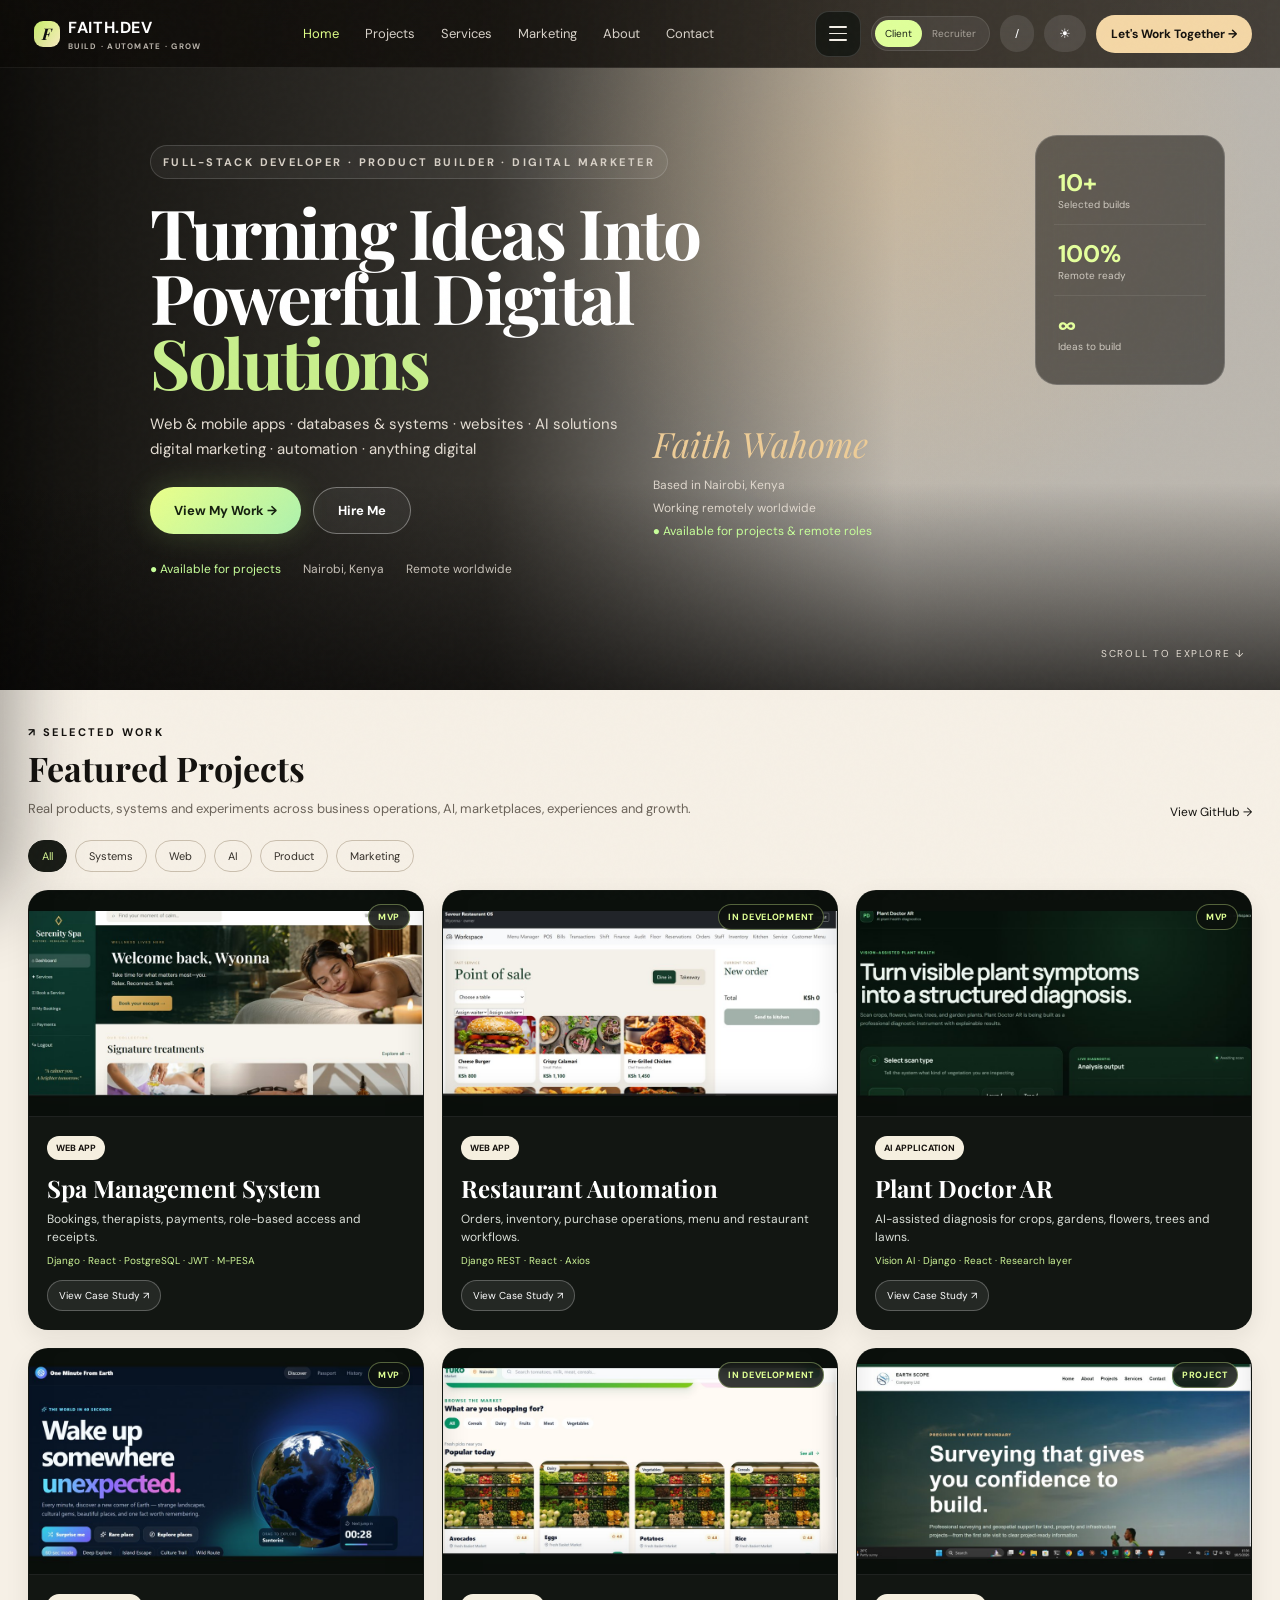
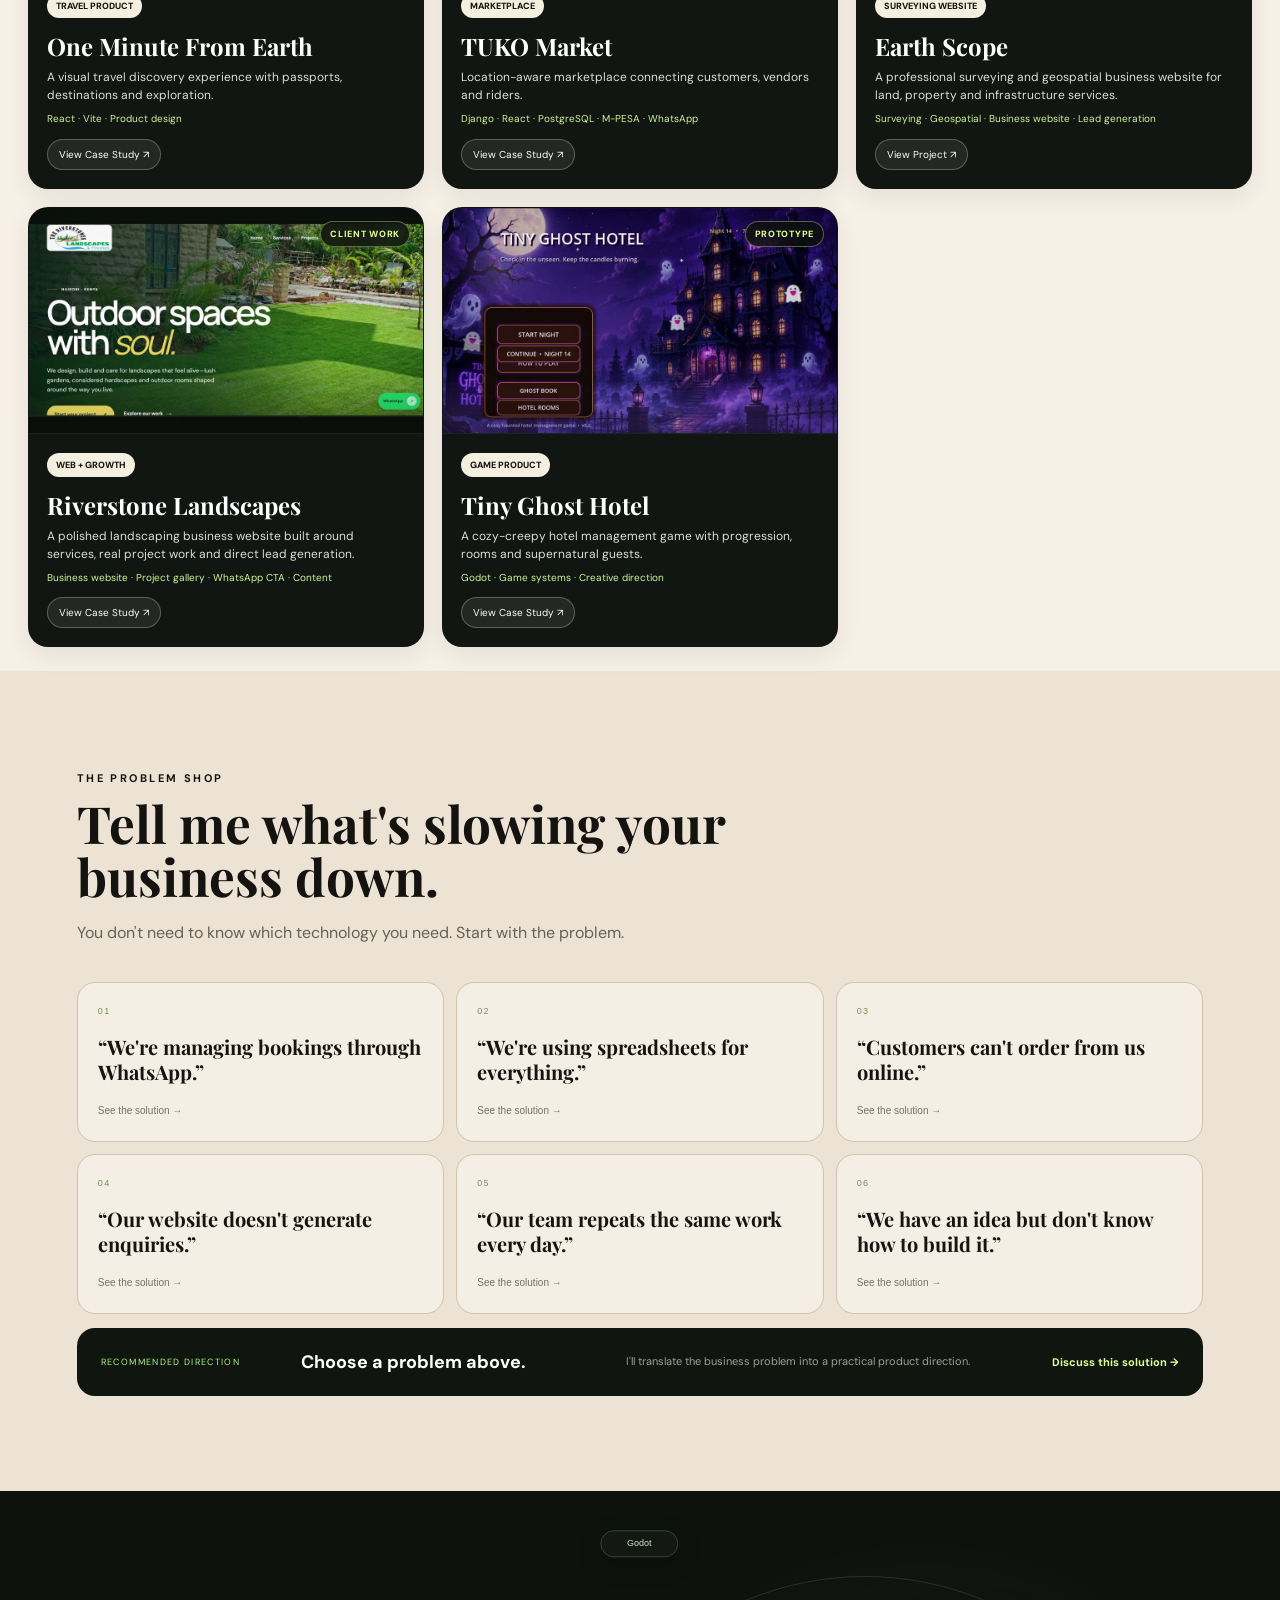
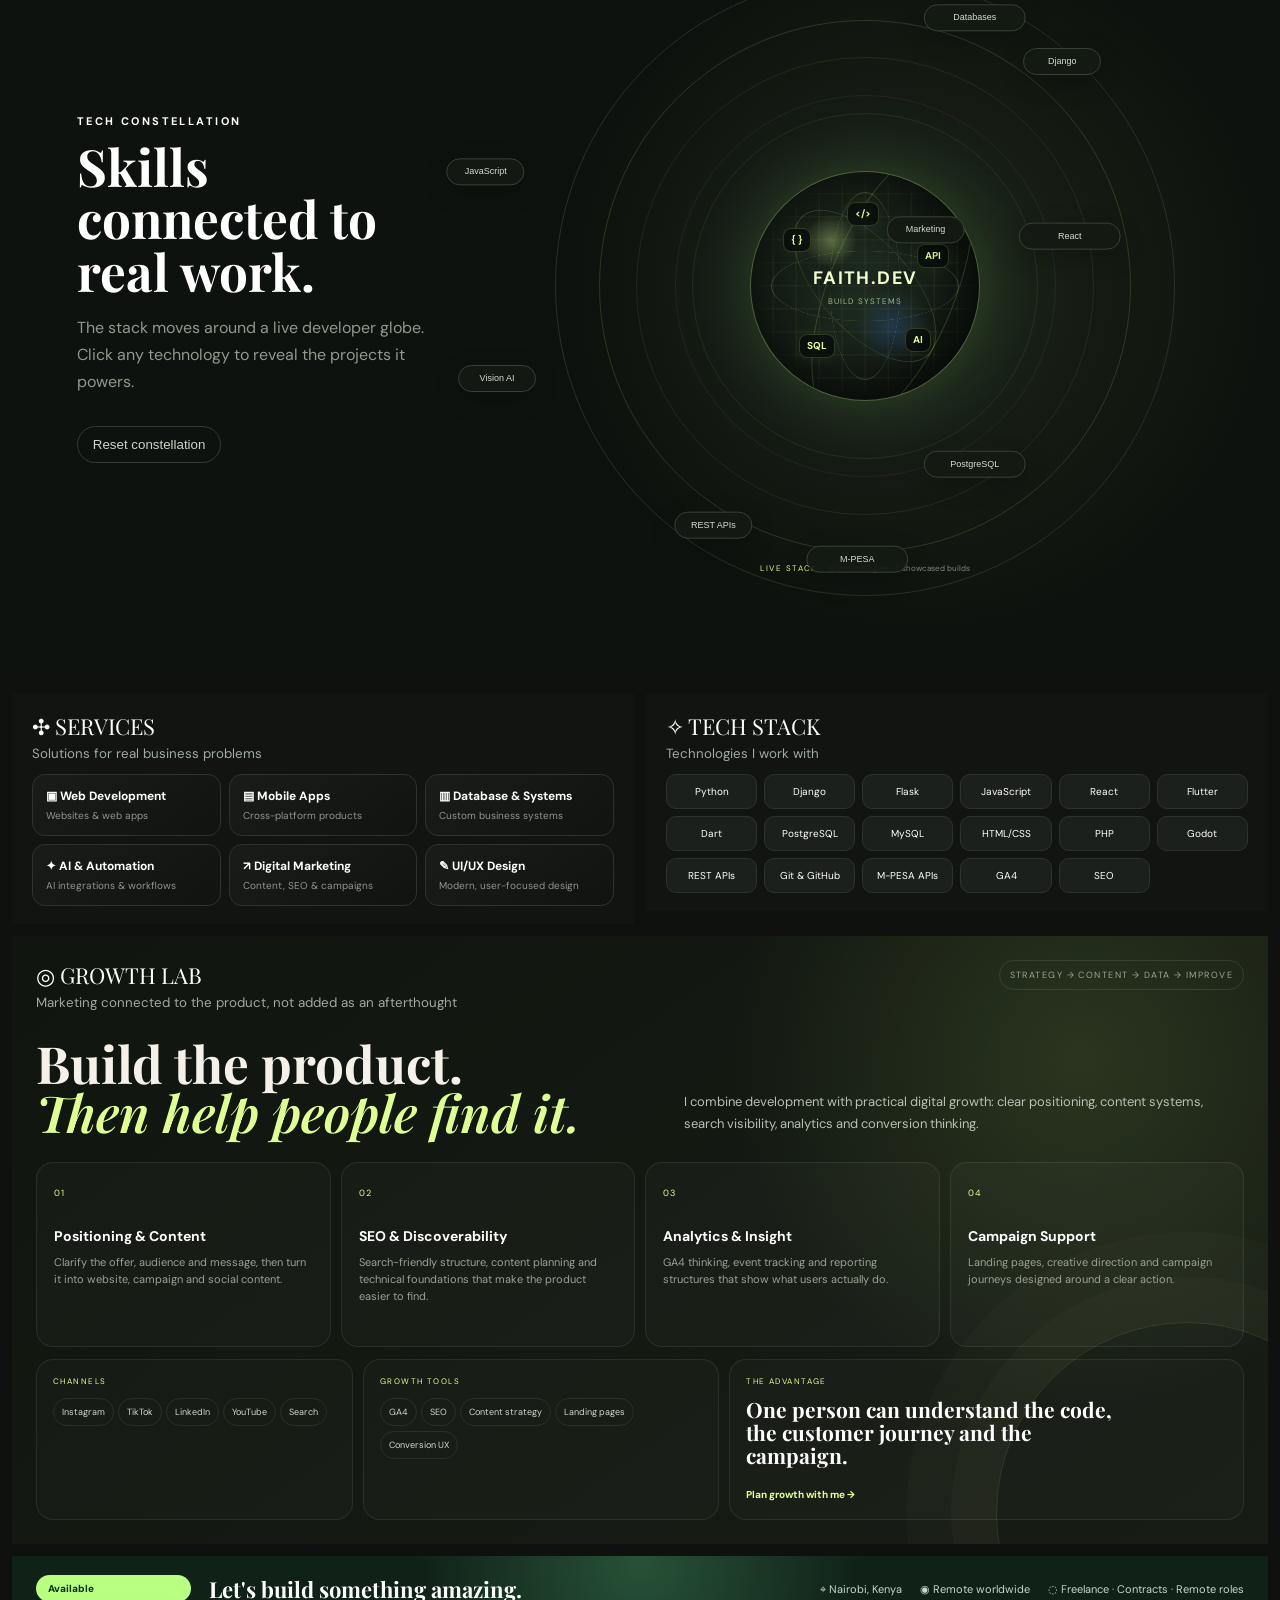
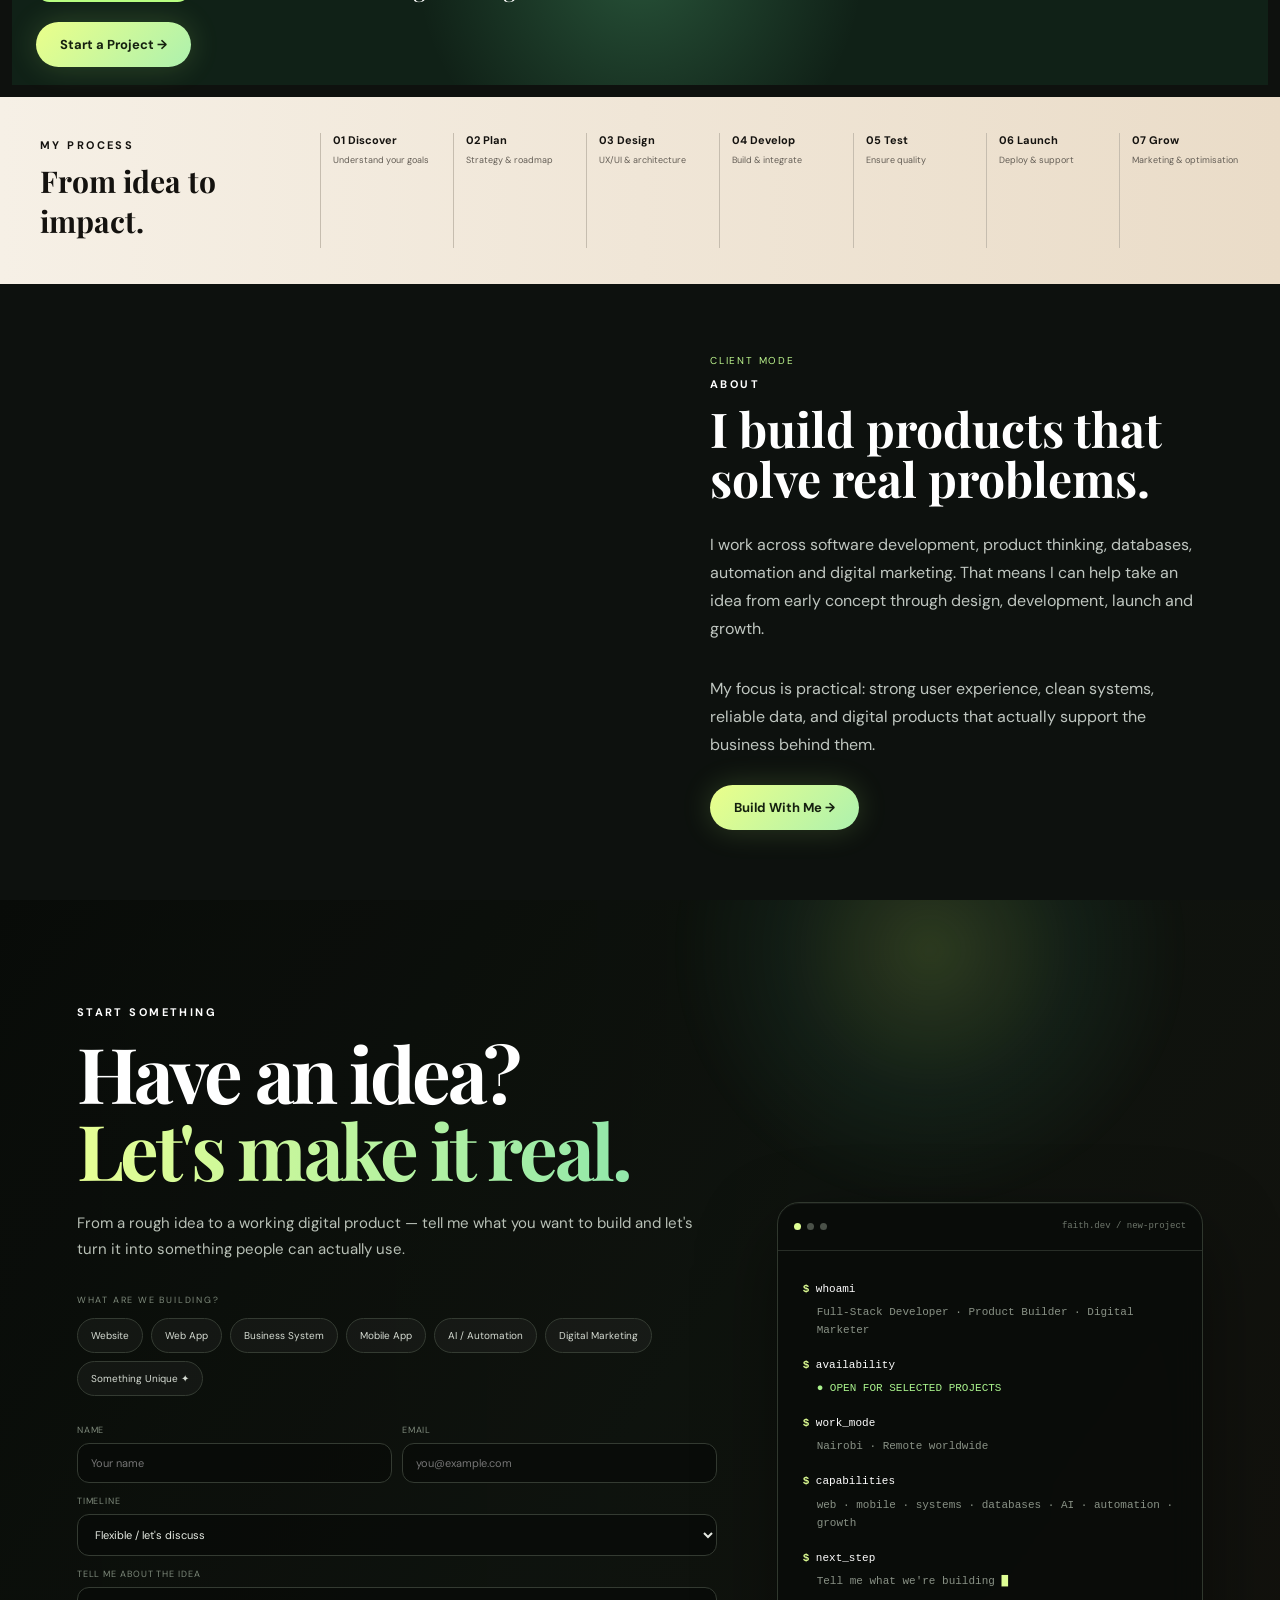
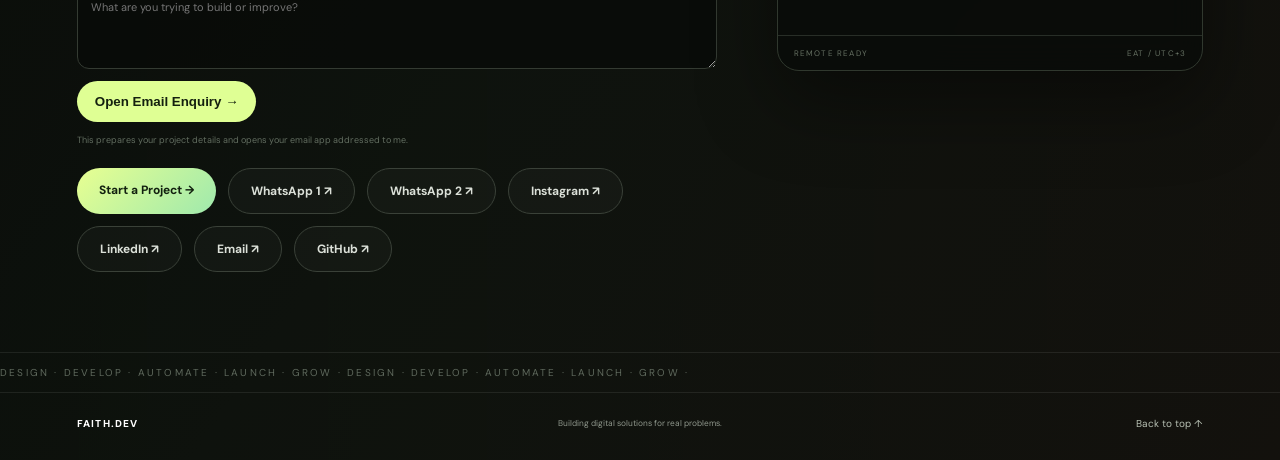
<file: index.html>
<!doctype html>
<html lang="en">
<head>
  <meta charset="utf-8"/>
  <meta name="viewport" content="width=device-width,initial-scale=1"/>
  <meta name="description" content="Faith Wahome — full-stack developer, product builder and digital marketer based in Nairobi, working remotely worldwide."/>
  <title>Faith.Dev — Build · Automate · Grow</title>
  <link rel="preconnect" href="https://fonts.googleapis.com">
  <link rel="preconnect" href="https://fonts.gstatic.com" crossorigin>
  <link href="https://fonts.googleapis.com/css2?family=DM+Sans:wght@400;500;600;700&family=Playfair+Display:wght@600;700&display=swap" rel="stylesheet">
  <link rel="stylesheet" href="styles.css"/><link rel="stylesheet" href="assets/css/project-spa.css"/><link rel="stylesheet" href="assets/css/project-restaurant.css"/><link rel="stylesheet" href="assets/css/project-plant.css"/><link rel="stylesheet" href="assets/css/project-earth.css"/><link rel="stylesheet" href="assets/css/project-tuko.css"/><link rel="stylesheet" href="assets/css/project-earthscope.css"/><link rel="stylesheet" href="assets/css/project-riverstone.css"/><link rel="stylesheet" href="assets/css/project-ghost.css"/>
</head>
<body>
  <div class="noise"></div>
  <header class="topbar">
    <a class="brand" href="#home"><span class="brand-mark">F</span><span>FAITH.DEV</span><small>BUILD · AUTOMATE · GROW</small></a>
    <nav class="topnav" aria-label="Main navigation">
      <a class="active" href="#home">Home</a><a href="#projects">Projects</a><a href="#services">Services</a><a href="#marketing">Marketing</a><a href="#about">About</a><a href="#contact">Contact</a>
    </nav>
    <div class="top-actions"><button id="menuToggle" class="menu-toggle" aria-label="Open navigation menu" aria-expanded="false"><span></span><span></span><span></span></button><div class="mode-switch" role="group" aria-label="Portfolio mode"><button class="mode-btn active" data-mode="client">Client</button><button class="mode-btn" data-mode="recruiter">Recruiter</button></div><button id="commandBtn" class="icon-btn" aria-label="Open command palette">/</button><button id="themeToggle" class="icon-btn" aria-label="Toggle theme">☀</button><a class="work-btn" href="#contact">Let's Work Together →</a></div>
  </header>

  <div class="menu-backdrop" id="menuBackdrop" aria-hidden="true"></div>
  <aside class="rail" id="siteMenu" aria-hidden="true">
    <div class="rail-head"><span>EXPLORE</span><button id="menuClose" aria-label="Close menu">×</button></div>
    <a href="#home"><b>01</b><span>Home</span></a>
    <a href="#projects"><b>02</b><span>Projects</span></a>
    <a href="#services"><b>03</b><span>Services</span></a>
    <a href="#marketing"><b>04</b><span>Marketing</span></a>
    <a href="#skills"><b>05</b><span>Skills</span></a>
    <a href="#process"><b>06</b><span>Process</span></a>
    <a href="#contact"><b>07</b><span>Contact</span></a>
    <div class="rail-foot"><small>FAITH.DEV</small><span>BUILD · AUTOMATE · GROW</span></div>
  </aside>

  <main>
    <section id="home" class="hero">
      <div class="hero-overlay"></div>
      <div class="hero-copy">
        <div class="eyebrow">FULL-STACK DEVELOPER · PRODUCT BUILDER · DIGITAL MARKETER</div>
        <h1>Turning Ideas Into<br/>Powerful Digital<br/><em>Solutions</em></h1>
        <p>Web & mobile apps · databases & systems · websites · AI solutions<br/>digital marketing · automation · anything digital</p>
        <div class="hero-cta"><a class="btn primary" href="#projects">View My Work →</a><a class="btn ghost" href="#contact">Hire Me</a></div>
        <div class="proof-strip"><span>● Available for projects</span><span>Nairobi, Kenya</span><span>Remote worldwide</span></div>
      </div>
      <div class="hero-signature">
        <div class="signature">Faith Wahome</div>
        <p>Based in Nairobi, Kenya</p><p>Working remotely worldwide</p><p class="available">● Available for projects & remote roles</p>
      </div>
      <div class="hero-stats">
        <div><b>10+</b><span>Selected builds</span></div><div><b>100%</b><span>Remote ready</span></div><div><b>∞</b><span>Ideas to build</span></div>
      </div>
      <div class="scroll-note">SCROLL TO EXPLORE ↓</div>
    </section>

    <section id="projects" class="section light-section">
      <div class="section-head"><div><span class="kicker">↗ SELECTED WORK</span><h2>Featured Projects</h2><p class="section-intro">Real products, systems and experiments across business operations, AI, marketplaces, experiences and growth.</p></div><a href="https://github.com/22koki" target="_blank" rel="noreferrer">View GitHub →</a></div>
      <div class="project-toolbar" aria-label="Project filters">
        <button class="filter-btn active" data-filter="all">All</button>
        <button class="filter-btn" data-filter="systems">Systems</button>
        <button class="filter-btn" data-filter="web">Web</button>
        <button class="filter-btn" data-filter="ai">AI</button>
        <button class="filter-btn" data-filter="product">Product</button>
        <button class="filter-btn" data-filter="marketing">Marketing</button>
      </div>
      <div class="project-grid">
        <article class="project-card" data-category="systems web" data-project="spa" data-tech="django react postgresql mpesa" style="--bg:url('assets/projects/serenity-spa.jpg')"><span class="project-status">MVP</span><span>WEB APP</span><div><h3>Spa Management System</h3><p>Bookings, therapists, payments, role-based access and receipts.</p><small>Django · React · PostgreSQL · JWT · M-PESA</small><button class="case-btn">View Case Study ↗</button></div></article>
        <article class="project-card" data-category="systems web" data-project="restaurant" data-tech="django react api" style="--bg:url('assets/projects/restaurant-os.jpg')"><span class="project-status">IN DEVELOPMENT</span><span>WEB APP</span><div><h3>Restaurant Automation</h3><p>Orders, inventory, purchase operations, menu and restaurant workflows.</p><small>Django REST · React · Axios</small><button class="case-btn">View Case Study ↗</button></div></article>
        <article class="project-card" data-category="ai product web" data-project="plant" data-tech="django react ai" style="--bg:url('assets/projects/plant-doctor.jpg')"><span class="project-status">MVP</span><span>AI APPLICATION</span><div><h3>Plant Doctor AR</h3><p>AI-assisted diagnosis for crops, gardens, flowers, trees and lawns.</p><small>Vision AI · Django · React · Research layer</small><button class="case-btn">View Case Study ↗</button></div></article>
        <article class="project-card" data-category="product web" data-project="earth" data-tech="react javascript" style="--bg:url('assets/projects/one-minute-earth.jpg')"><span class="project-status">MVP</span><span>TRAVEL PRODUCT</span><div><h3>One Minute From Earth</h3><p>A visual travel discovery experience with passports, destinations and exploration.</p><small>React · Vite · Product design</small><button class="case-btn">View Case Study ↗</button></div></article>
        <article class="project-card" data-category="systems product web" data-project="tuko" data-tech="django react postgresql mpesa api" style="--bg:url('assets/projects/tuko-market.jpg')"><span class="project-status">IN DEVELOPMENT</span><span>MARKETPLACE</span><div><h3>TUKO Market</h3><p>Location-aware marketplace connecting customers, vendors and riders.</p><small>Django · React · PostgreSQL · M-PESA · WhatsApp</small><button class="case-btn">View Case Study ↗</button></div></article>
        <article class="project-card" data-category="web marketing" data-project="earthscope" data-tech="html css marketing" style="--bg:url('assets/projects/earth-scope.jpg')"><span class="project-status">PROJECT</span><span>SURVEYING WEBSITE</span><div><h3>Earth Scope</h3><p>A professional surveying and geospatial business website for land, property and infrastructure services.</p><small>Surveying · Geospatial · Business website · Lead generation</small><button class="case-btn">View Project ↗</button></div></article>
        <article class="project-card" data-category="marketing web" data-project="riverstone" data-tech="html css marketing" style="--bg:url('https://raw.githubusercontent.com/22koki/Landscape_web/main/landscape/assets/images/garden-development.webp')"><span class="project-status">CLIENT WORK</span><span>WEB + GROWTH</span><div><h3>Riverstone Landscapes</h3><p>A polished landscaping business website built around services, real project work and direct lead generation.</p><small>Business website · Project gallery · WhatsApp CTA · Content</small><button class="case-btn">View Case Study ↗</button></div></article>
        <article class="project-card" data-category="product" data-project="ghost" data-tech="godot" style="--bg:url('https://raw.githubusercontent.com/22koki/tiny-ghost-hotel/master/assets/backgrounds/hauntedhotel.jpg')"><span class="project-status">PROTOTYPE</span><span>GAME PRODUCT</span><div><h3>Tiny Ghost Hotel</h3><p>A cozy-creepy hotel management game with progression, rooms and supernatural guests.</p><small>Godot · Game systems · Creative direction</small><button class="case-btn">View Case Study ↗</button></div></article>
      </div>
    </section>

    <section id="problems" class="problem-shop">
  <div class="problem-head"><span class="kicker">THE PROBLEM SHOP</span><h2>Tell me what's slowing your business down.</h2><p>You don't need to know which technology you need. Start with the problem.</p></div>
  <div class="problem-grid">
    <button data-solution="booking"><span>01</span><b>“We're managing bookings through WhatsApp.”</b><small>See the solution →</small></button>
    <button data-solution="excel"><span>02</span><b>“We're using spreadsheets for everything.”</b><small>See the solution →</small></button>
    <button data-solution="orders"><span>03</span><b>“Customers can't order from us online.”</b><small>See the solution →</small></button>
    <button data-solution="website"><span>04</span><b>“Our website doesn't generate enquiries.”</b><small>See the solution →</small></button>
    <button data-solution="manual"><span>05</span><b>“Our team repeats the same work every day.”</b><small>See the solution →</small></button>
    <button data-solution="idea"><span>06</span><b>“We have an idea but don't know how to build it.”</b><small>See the solution →</small></button>
  </div>
  <div id="solutionPanel" class="solution-panel">
    <span>RECOMMENDED DIRECTION</span><h3 id="solutionTitle">Choose a problem above.</h3><p id="solutionText">I'll translate the business problem into a practical product direction.</p><div id="solutionTags"></div><a href="#contact">Discuss this solution →</a>
  </div>
</section>

<section id="constellation" class="constellation">
  <div class="constellation-copy"><span class="kicker">TECH CONSTELLATION</span><h2>Skills connected to real work.</h2><p>The stack moves around a live developer globe. Click any technology to reveal the projects it powers.</p><button id="resetTech">Reset constellation</button></div>
  <div class="tech-orbit">
    <div class="orbit-track" aria-label="Interactive technology orbit">
      <button style="--a:0deg" data-tech-filter="django"><span>Django</span></button>
      <button style="--a:36deg" data-tech-filter="react"><span>React</span></button>
      <button style="--a:72deg" data-tech-filter="postgresql"><span>PostgreSQL</span></button>
      <button style="--a:108deg" data-tech-filter="mpesa"><span>M-PESA</span></button>
      <button style="--a:144deg" data-tech-filter="api"><span>REST APIs</span></button>
      <button style="--a:180deg" data-tech-filter="ai"><span>Vision AI</span></button>
      <button style="--a:216deg" data-tech-filter="javascript"><span>JavaScript</span></button>
      <button style="--a:252deg" data-tech-filter="godot"><span>Godot</span></button>
      <button style="--a:288deg" data-tech-filter="database"><span>Databases</span></button>
      <button style="--a:324deg" data-tech-filter="marketing"><span>Marketing</span></button>
    </div>
    <div class="orbit-core">
      <div class="globe-shell">
        <i class="globe-ring ring-a"></i><i class="globe-ring ring-b"></i><i class="globe-ring ring-c"></i>
        <span class="float-tech f1">{ }</span><span class="float-tech f2">API</span><span class="float-tech f3">SQL</span><span class="float-tech f4">AI</span><span class="float-tech f5">&lt;/&gt;</span>
        <div class="core-copy"><b>FAITH.DEV</b><small>BUILD SYSTEMS</small></div>
      </div>
    </div>
    <div class="orbit-pulse pulse-one"></div><div class="orbit-pulse pulse-two"></div>
    <div class="orbit-caption"><span>LIVE STACK</span><small>10 technologies · 8 showcased builds</small></div>
  </div>
</section>

<section id="recruiterBrief" class="recruiter-brief">
  <div><span class="kicker">RECRUITER QUICK VIEW</span><h2>Full-stack engineering with product thinking.</h2><p>Five years of software-focused experience across web applications, APIs, databases, testing, debugging and product development, with growing work across AI, automation and digital growth.</p></div>
  <div class="recruiter-facts"><span><b>Core</b>Python · Django · React</span><span><b>Data</b>PostgreSQL · MySQL · SQL</span><span><b>Product</b>REST APIs · Flutter · Git/GitHub</span><span><b>Work mode</b>Remote-first · EAT / UTC+3</span></div>
  <div class="recruiter-actions"><a href="https://github.com/22koki" target="_blank" rel="noreferrer">GitHub ↗</a><a href="mailto:wahomeimani@gmail.com?subject=Remote%20Developer%20Opportunity">Contact for a role →</a></div>
</section>

<section class="dashboard">
      <div id="services" class="panel services-panel">
        <div class="panel-title"><div><span>✣ SERVICES</span><small>Solutions for real business problems</small></div></div>
        <div class="mini-grid">
          <div><b>▣ Web Development</b><small>Websites & web apps</small></div>
          <div><b>▤ Mobile Apps</b><small>Cross-platform products</small></div>
          <div><b>▥ Database & Systems</b><small>Custom business systems</small></div>
          <div><b>✦ AI & Automation</b><small>AI integrations & workflows</small></div>
          <div><b>↗ Digital Marketing</b><small>Content, SEO & campaigns</small></div>
          <div><b>✎ UI/UX Design</b><small>Modern, user-focused design</small></div>
        </div>
      </div>

      <div id="skills" class="panel skills-panel">
        <div class="panel-title"><div><span>✧ TECH STACK</span><small>Technologies I work with</small></div></div>
        <div class="skill-cloud"><span>Python</span><span>Django</span><span>Flask</span><span>JavaScript</span><span>React</span><span>Flutter</span><span>Dart</span><span>PostgreSQL</span><span>MySQL</span><span>HTML/CSS</span><span>PHP</span><span>Godot</span><span>REST APIs</span><span>Git & GitHub</span><span>M-PESA APIs</span><span>GA4</span><span>SEO</span></div>
      </div>

      <div id="marketing" class="panel marketing-panel growth-lab">
        <div class="panel-title marketing-title"><div><span>◎ GROWTH LAB</span><small>Marketing connected to the product, not added as an afterthought</small></div><em>STRATEGY → CONTENT → DATA → IMPROVE</em></div>
        <div class="marketing-intro"><h3>Build the product.<br><i>Then help people find it.</i></h3><p>I combine development with practical digital growth: clear positioning, content systems, search visibility, analytics and conversion thinking.</p></div>
        <div class="growth-services">
          <article><span>01</span><b>Positioning & Content</b><p>Clarify the offer, audience and message, then turn it into website, campaign and social content.</p></article>
          <article><span>02</span><b>SEO & Discoverability</b><p>Search-friendly structure, content planning and technical foundations that make the product easier to find.</p></article>
          <article><span>03</span><b>Analytics & Insight</b><p>GA4 thinking, event tracking and reporting structures that show what users actually do.</p></article>
          <article><span>04</span><b>Campaign Support</b><p>Landing pages, creative direction and campaign journeys designed around a clear action.</p></article>
        </div>
        <div class="marketing-system">
          <div><small>CHANNELS</small><span>Instagram</span><span>TikTok</span><span>LinkedIn</span><span>YouTube</span><span>Search</span></div>
          <div><small>GROWTH TOOLS</small><span>GA4</span><span>SEO</span><span>Content strategy</span><span>Landing pages</span><span>Conversion UX</span></div>
          <div class="marketing-bridge"><small>THE ADVANTAGE</small><strong>One person can understand the code, the customer journey and the campaign.</strong><a href="#contact">Plan growth with me →</a></div>
        </div>
      </div>

      <div class="panel availability-card">
        <span class="badge">Available</span><h3>Let's build something amazing.</h3>
        <p>⌖ Nairobi, Kenya</p><p>◉ Remote worldwide</p><p>◌ Freelance · Contracts · Remote roles</p><a href="#contact" class="btn primary">Start a Project →</a>
      </div>
    </section>

    <section id="process" class="process">
      <div><span class="kicker">MY PROCESS</span><h2>From idea to impact.</h2></div>
      <ol><li><b>01 Discover</b><span>Understand your goals</span></li><li><b>02 Plan</b><span>Strategy & roadmap</span></li><li><b>03 Design</b><span>UX/UI & architecture</span></li><li><b>04 Develop</b><span>Build & integrate</span></li><li><b>05 Test</b><span>Ensure quality</span></li><li><b>06 Launch</b><span>Deploy & support</span></li><li><b>07 Grow</b><span>Marketing & optimisation</span></li></ol>
    </section>

    <section id="about" class="about">
      <div class="about-image"></div><div class="about-copy"><span class="kicker">ABOUT</span><h2>I build products that solve real problems.</h2><p>I work across software development, product thinking, databases, automation and digital marketing. That means I can help take an idea from early concept through design, development, launch and growth.</p><p>My focus is practical: strong user experience, clean systems, reliable data, and digital products that actually support the business behind them.</p><a href="#contact" class="btn primary">Build With Me →</a></div>
    </section>

    <section id="contact" class="contact contact-launch">
      <div class="contact-glow"></div>
      <div class="contact-shell">
        <div class="contact-main">
          <span class="kicker">START SOMETHING</span>
          <h2>Have an idea?<br/><em>Let's make it real.</em></h2>
          <p class="contact-lead">From a rough idea to a working digital product — tell me what you want to build and let's turn it into something people can actually use.</p>

          <div class="build-picker">
            <span class="picker-label">WHAT ARE WE BUILDING?</span>
            <div class="build-options">
              <button data-build="Website">Website</button>
              <button data-build="Web application">Web App</button>
              <button data-build="Business system">Business System</button>
              <button data-build="Mobile app">Mobile App</button>
              <button data-build="AI / automation">AI / Automation</button>
              <button data-build="Digital marketing">Digital Marketing</button>
              <button data-build="Something unique">Something Unique ✦</button>
            </div>
          </div>

          <form id="projectForm" class="project-form">
            <div class="form-row"><label>Name<input name="name" required placeholder="Your name"></label><label>Email<input type="email" name="email" required placeholder="you@example.com"></label></div>
            <div class="form-row single"><label>Timeline<select name="timeline"><option>Flexible / let's discuss</option><option>ASAP</option><option>1–4 weeks</option><option>1–3 months</option><option>3+ months</option></select></label></div>
            <label>Tell me about the idea<textarea name="message" required rows="4" placeholder="What are you trying to build or improve?"></textarea></label>
            <button type="submit">Open Email Enquiry →</button>
            <small id="formStatus">This prepares your project details and opens your email app addressed to me.</small>
          </form>
          <div class="contact-options">
            <a id="projectEmail" class="contact-primary" href="#projectForm">Start a Project →</a>
            <a href="https://wa.me/254757030658?text=Hi%20Faith%2C%20I%20saw%20your%20portfolio%20and%20would%20like%20to%20discuss%20a%20project." target="_blank" rel="noreferrer">WhatsApp 1 ↗</a>
            <a href="https://wa.me/254718958011?text=Hi%20Faith%2C%20I%20saw%20your%20portfolio%20and%20would%20like%20to%20discuss%20a%20project." target="_blank" rel="noreferrer">WhatsApp 2 ↗</a>
            <a href="https://www.instagram.com/wyonna.broke.it/" target="_blank" rel="noreferrer">Instagram ↗</a>
            <a href="https://www.linkedin.com/in/faith-wahome-81b8632bb/" target="_blank" rel="noreferrer">LinkedIn ↗</a>
            <a href="mailto:wahomeimani@gmail.com">Email ↗</a>
            <a href="https://github.com/22koki" target="_blank" rel="noreferrer">GitHub ↗</a>
          </div>
        </div>

        <aside class="contact-console">
          <div class="console-top"><span><i></i><i></i><i></i></span><small>faith.dev / new-project</small></div>
          <div class="console-body">
            <p><b>$</b> whoami</p>
            <p class="console-output">Full-Stack Developer · Product Builder · Digital Marketer</p>
            <p><b>$</b> availability</p>
            <p class="console-output status-live">● OPEN FOR SELECTED PROJECTS</p>
            <p><b>$</b> work_mode</p>
            <p class="console-output">Nairobi · Remote worldwide</p>
            <p><b>$</b> capabilities</p>
            <p class="console-output">web · mobile · systems · databases · AI · automation · growth</p>
            <p><b>$</b> next_step</p>
            <p class="console-output terminal-cursor">Tell me what we're building <span>█</span></p>
          </div>
          <div class="console-footer"><span>REMOTE READY</span><span>EAT / UTC+3</span></div>
        </aside>
      </div>
      <div class="contact-marquee" aria-hidden="true"><div>DESIGN · DEVELOP · AUTOMATE · LAUNCH · GROW · DESIGN · DEVELOP · AUTOMATE · LAUNCH · GROW ·</div></div>
      <footer class="site-footer"><span>FAITH.DEV</span><small>Building digital solutions for real problems.</small><a href="#home">Back to top ↑</a></footer>
    </section>
  <div id="projectModal" class="project-modal" aria-hidden="true">
    <div class="modal-backdrop" data-close-modal></div>
    <article class="modal-card" role="dialog" aria-modal="true" aria-labelledby="modalTitle">
      <button class="modal-close" data-close-modal aria-label="Close project">×</button>
      <span id="modalType" class="modal-type"></span>
      <h2 id="modalTitle"></h2>
      <p id="modalSummary" class="modal-summary"></p>
      <div class="modal-columns">
        <div><h4>What it solves</h4><p id="modalProblem"></p></div>
        <div><h4>Built with</h4><div id="modalStack" class="modal-stack"></div></div>
      </div>
      <div id="modalHighlights" class="modal-highlights"></div>
      <div class="modal-actions"><a id="modalCase" class="btn primary">Full Case Study →</a><a id="modalRepo" class="btn modal-contact" target="_blank" rel="noreferrer">GitHub</a><a href="#contact" class="btn modal-contact" data-close-modal>Build something like this</a></div>
    </article>
  </div>

  <div id="commandPalette" class="command-palette" aria-hidden="true">
    <div class="command-backdrop" data-close-command></div>
    <div class="command-box" role="dialog" aria-modal="true" aria-label="Command palette">
      <div class="command-head"><b>COMMAND PALETTE</b><span>ESC to close</span></div>
      <input id="commandInput" autocomplete="off" placeholder="Type: projects, AI, marketing, hire..."/>
      <div class="command-list">
        <button data-command="#projects">↗ Explore projects</button>
        <button data-command-filter="ai">✦ Show AI work</button>
        <button data-command-filter="systems">▦ Show business systems</button>
        <button data-command="#marketing">◎ Show digital marketing</button>
        <button data-command="#skills">⌘ Show tech stack</button>
        <button data-command="#contact">→ Hire / start a project</button>
      </div>
    </div>
  </div>
  </main>
  <script src="script.js"></script>
</body>
</html>
</file>
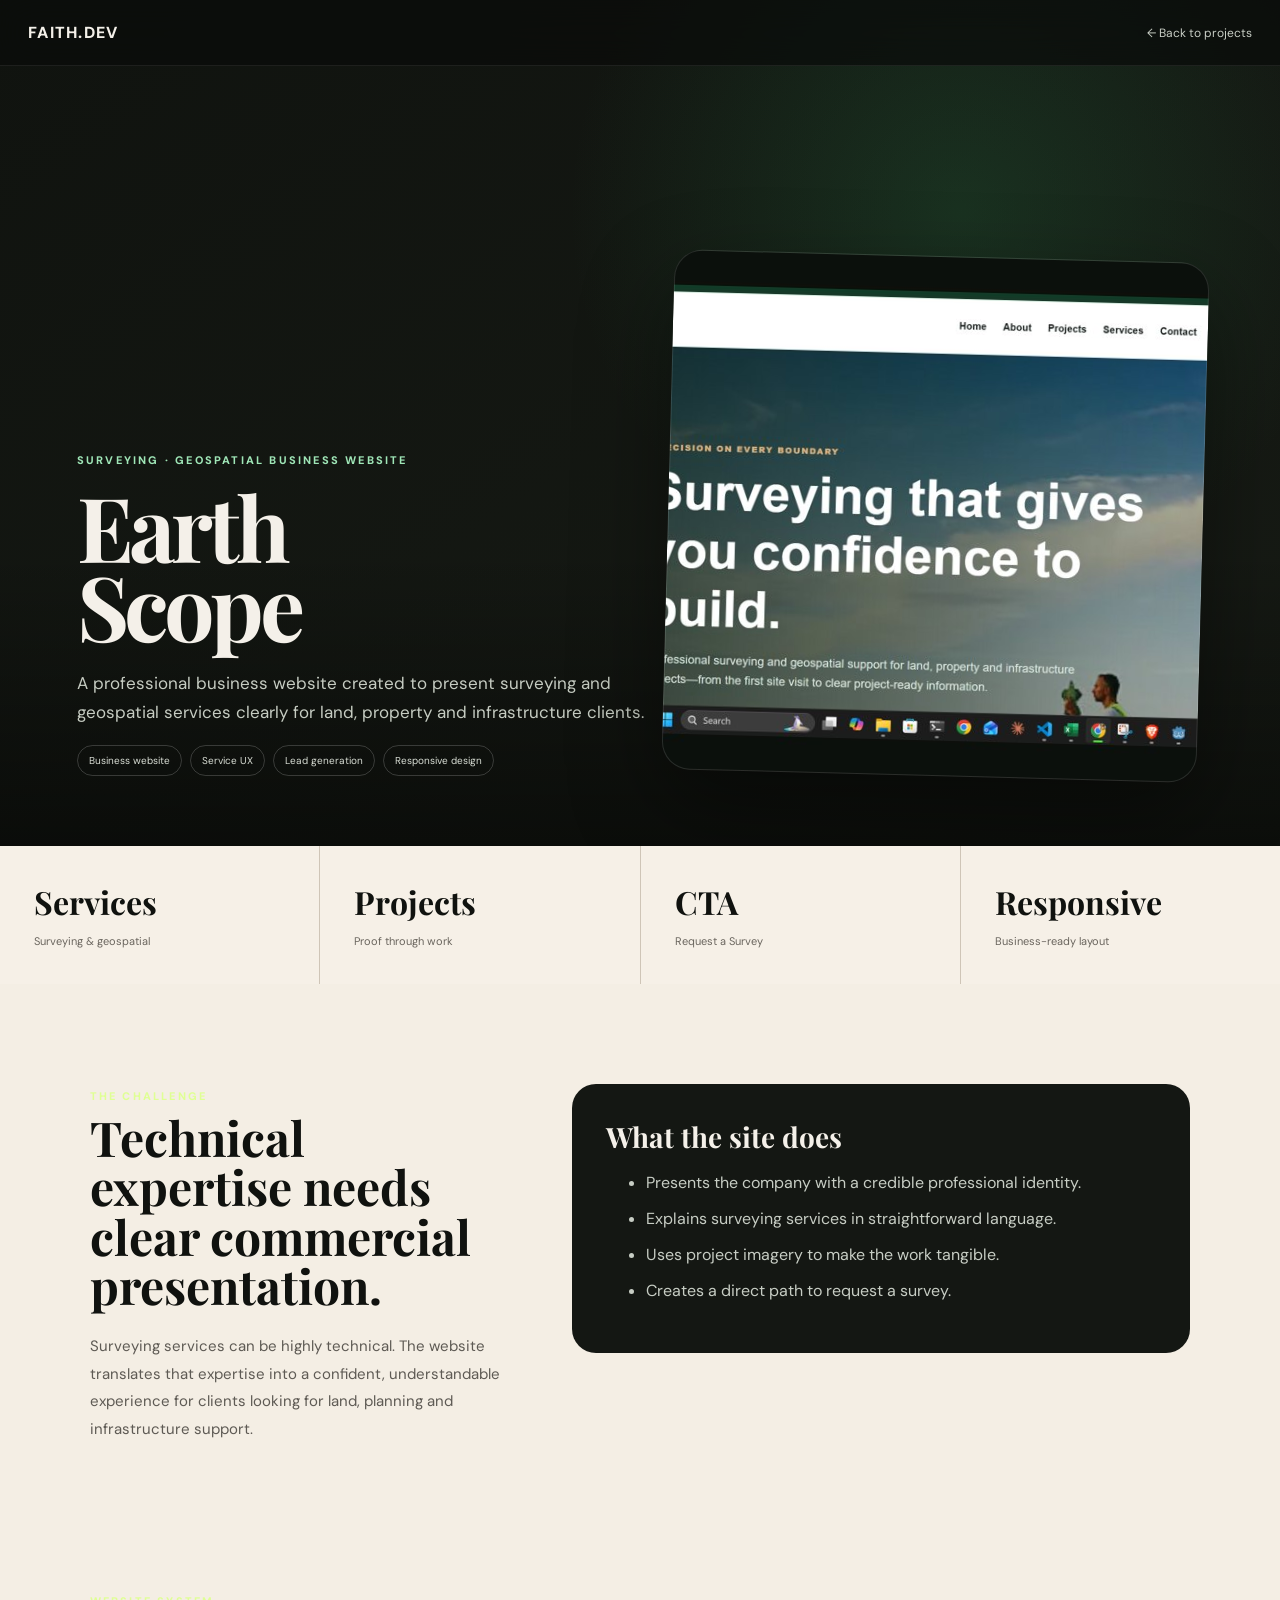
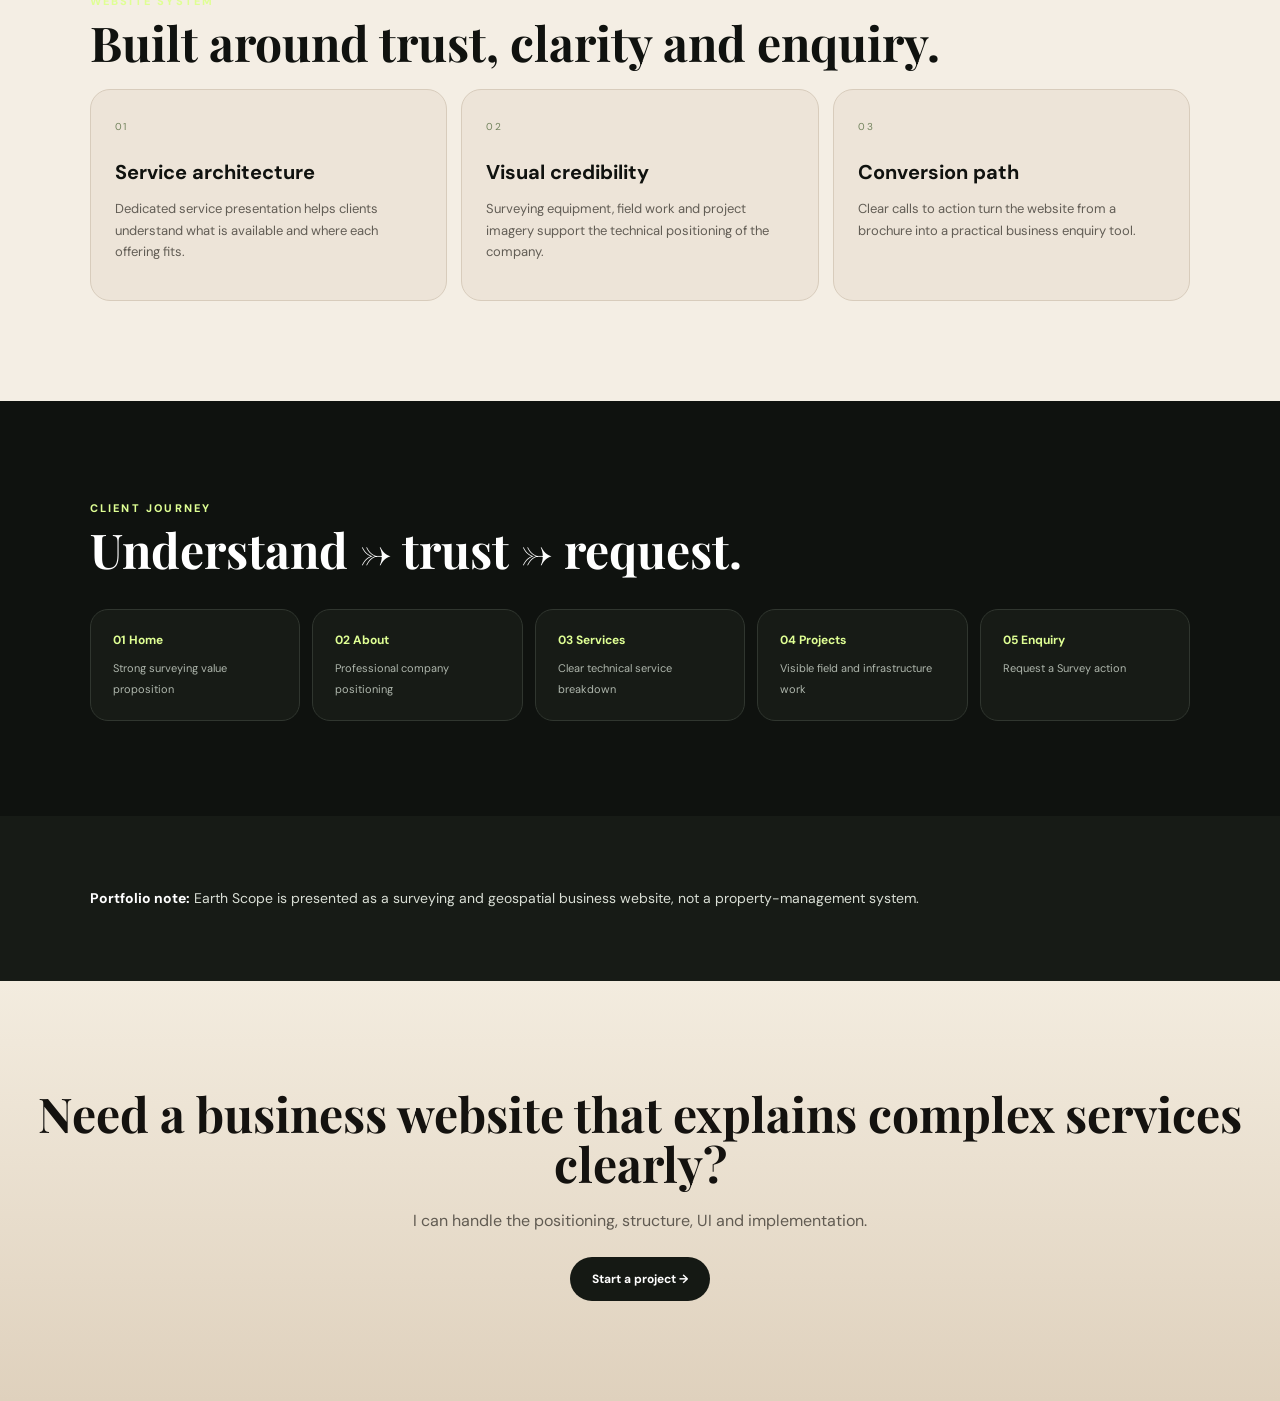
<file: cases/earth-scope.html>
<!doctype html><html lang="en"><head><meta charset="utf-8"><meta name="viewport" content="width=device-width,initial-scale=1"><title>Earth Scope — Faith.Dev</title><link rel="preconnect" href="https://fonts.googleapis.com"><link rel="preconnect" href="https://fonts.gstatic.com" crossorigin><link href="https://fonts.googleapis.com/css2?family=DM+Sans:wght@400;500;600;700&family=Playfair+Display:wght@600;700&display=swap" rel="stylesheet"><link rel="stylesheet" href="../case-study.css"><link rel="stylesheet" href="../assets/css/project-earthscope.css"></head><body data-case="earthscope"><nav class="case-nav"><a class="case-brand" href="../index.html">FAITH.DEV</a><a class="case-back" href="../index.html#projects">← Back to projects</a></nav><section class="case-hero" style="--accent:#9fe6b7;--glow:rgba(47,143,83,.22)"><div class="case-copy"><span class="case-kicker">SURVEYING · GEOSPATIAL BUSINESS WEBSITE</span><h1>Earth<br>Scope</h1><p>A professional business website created to present surveying and geospatial services clearly for land, property and infrastructure clients.</p><div class="hero-tags"><span>Business website</span><span>Service UX</span><span>Lead generation</span><span>Responsive design</span></div></div><div class="hero-media"></div></section><main class="case-body"><section class="metrics"><div class="metric"><b>Services</b><span>Surveying & geospatial</span></div><div class="metric"><b>Projects</b><span>Proof through work</span></div><div class="metric"><b>CTA</b><span>Request a Survey</span></div><div class="metric"><b>Responsive</b><span>Business-ready layout</span></div></section><section class="story"><div><span class="case-kicker">THE CHALLENGE</span><h2>Technical expertise needs clear commercial presentation.</h2><p>Surveying services can be highly technical. The website translates that expertise into a confident, understandable experience for clients looking for land, planning and infrastructure support.</p></div><aside class="story-card"><h3>What the site does</h3><ul><li>Presents the company with a credible professional identity.</li><li>Explains surveying services in straightforward language.</li><li>Uses project imagery to make the work tangible.</li><li>Creates a direct path to request a survey.</li></ul></aside></section><section class="feature-section"><span class="case-kicker">WEBSITE SYSTEM</span><h2>Built around trust, clarity and enquiry.</h2><div class="feature-grid"><article class="feature"><span class="num">01</span><h3>Service architecture</h3><p>Dedicated service presentation helps clients understand what is available and where each offering fits.</p></article><article class="feature"><span class="num">02</span><h3>Visual credibility</h3><p>Surveying equipment, field work and project imagery support the technical positioning of the company.</p></article><article class="feature"><span class="num">03</span><h3>Conversion path</h3><p>Clear calls to action turn the website from a brochure into a practical business enquiry tool.</p></article></div></section><section class="architecture"><span class="case-kicker">CLIENT JOURNEY</span><h2>Understand → trust → request.</h2><div class="flow"><div class="node"><b>01 Home</b><span>Strong surveying value proposition</span></div><div class="node"><b>02 About</b><span>Professional company positioning</span></div><div class="node"><b>03 Services</b><span>Clear technical service breakdown</span></div><div class="node"><b>04 Projects</b><span>Visible field and infrastructure work</span></div><div class="node"><b>05 Enquiry</b><span>Request a Survey action</span></div></div></section><section class="build-note"><strong>Portfolio note:</strong> Earth Scope is presented as a surveying and geospatial business website, not a property-management system.</section><section class="next-cta"><h2>Need a business website that explains complex services clearly?</h2><p>I can handle the positioning, structure, UI and implementation.</p><div class="cta-row"><a class="cta" href="../index.html#contact">Start a project →</a></div></section></main></body></html>
</file>
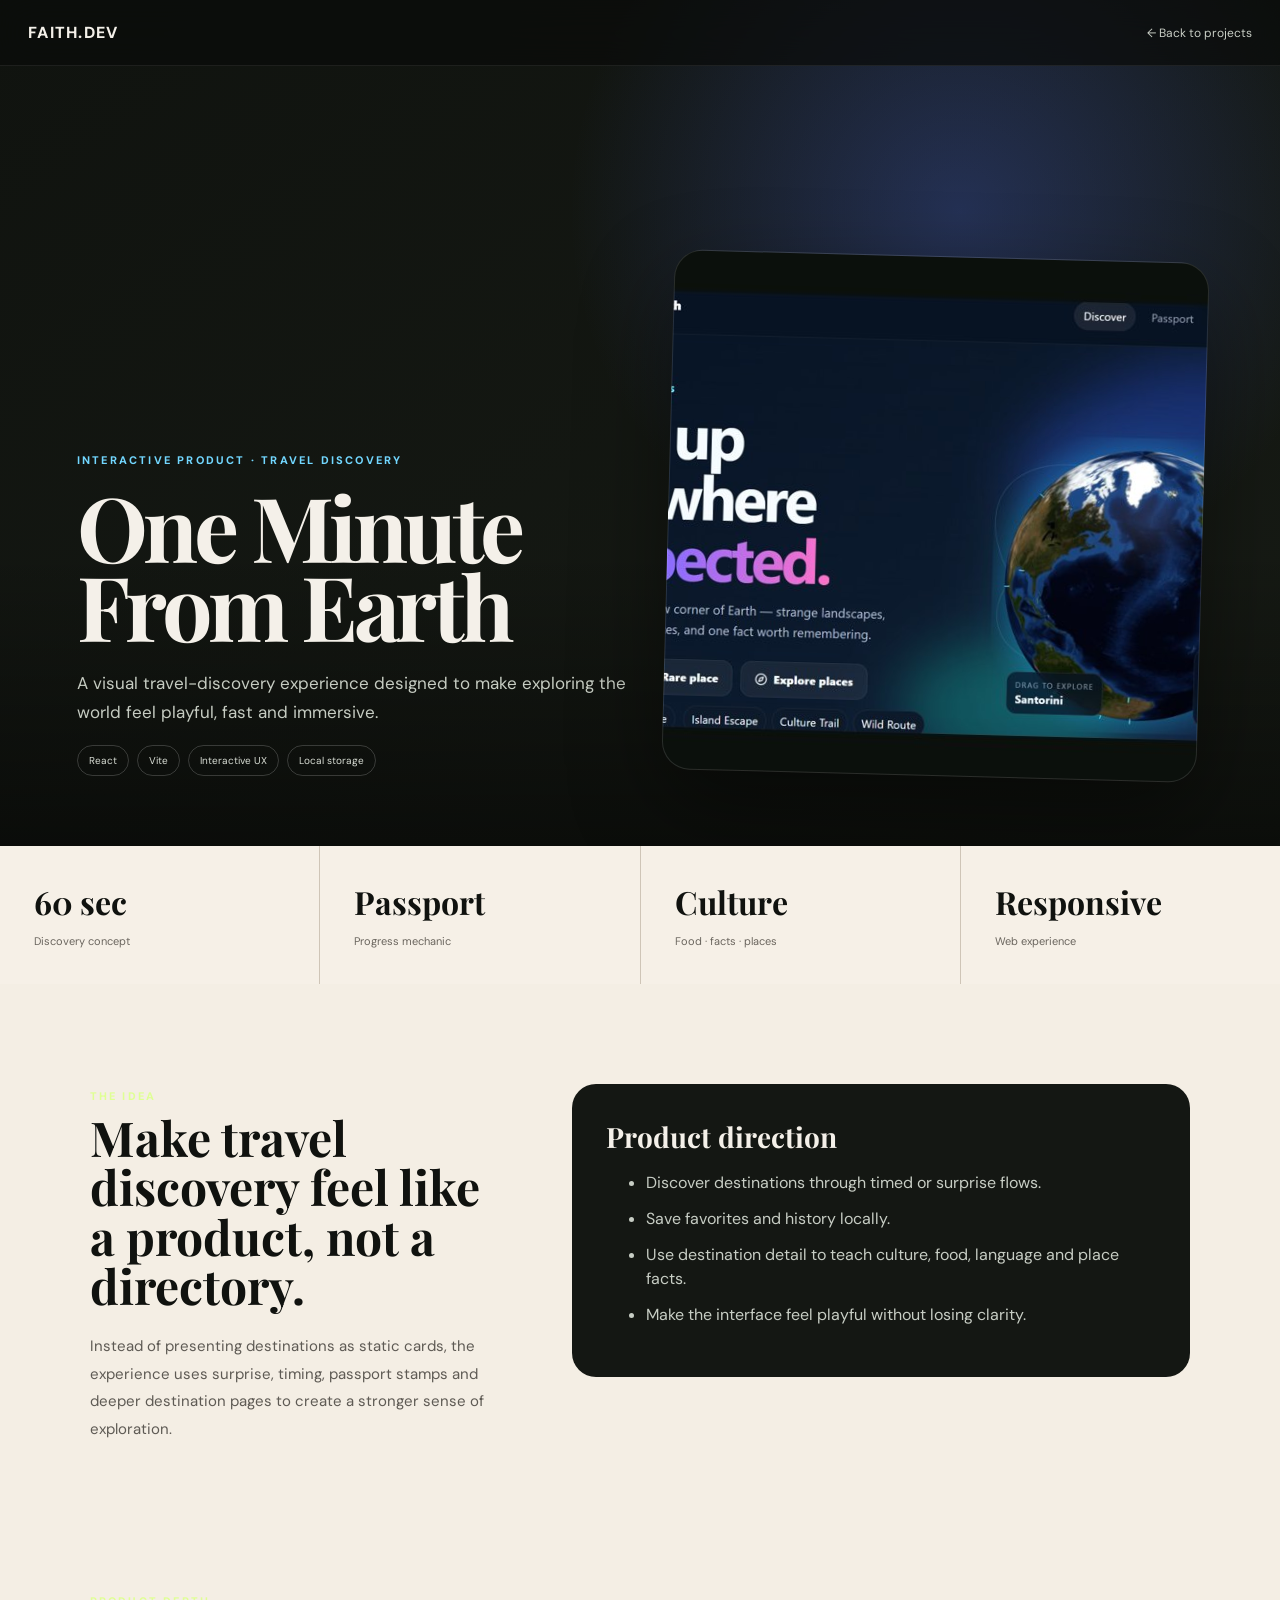
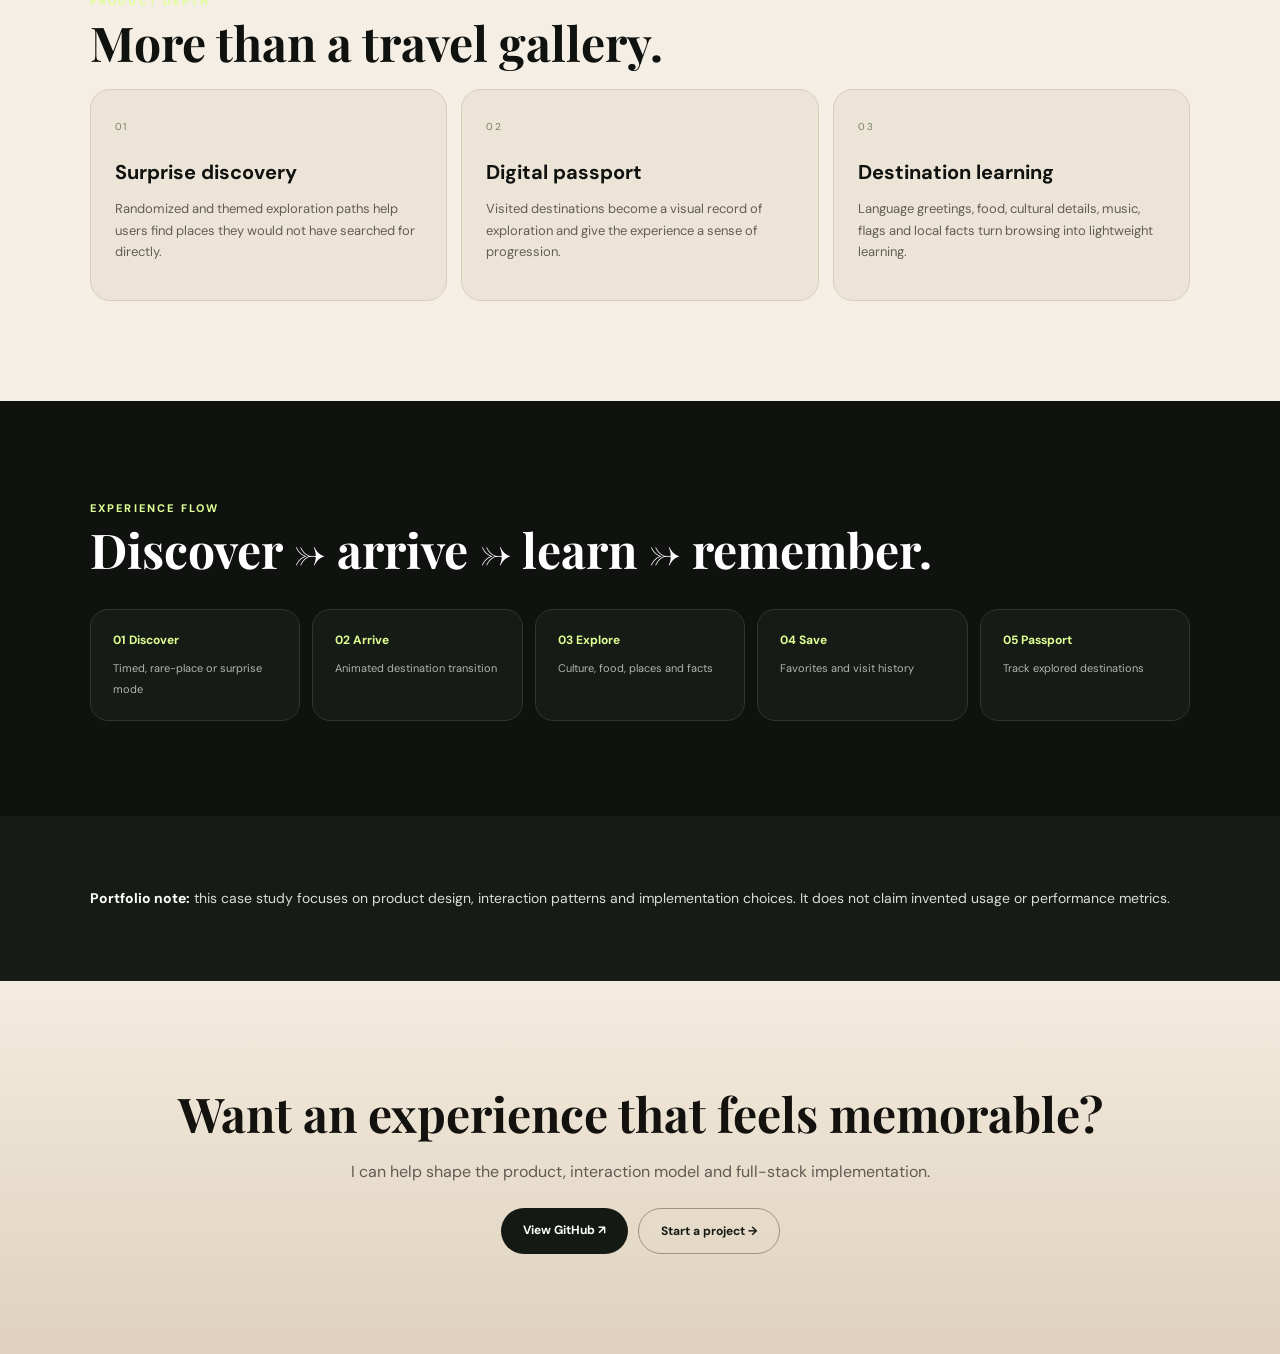
<file: cases/one-minute-earth.html>
<!doctype html><html lang="en"><head><meta charset="utf-8"><meta name="viewport" content="width=device-width,initial-scale=1"><title>One Minute From Earth — Faith.Dev</title><link rel="preconnect" href="https://fonts.googleapis.com"><link rel="preconnect" href="https://fonts.gstatic.com" crossorigin><link href="https://fonts.googleapis.com/css2?family=DM+Sans:wght@400;500;600;700&family=Playfair+Display:wght@600;700&display=swap" rel="stylesheet"><link rel="stylesheet" href="../case-study.css"><link rel="stylesheet" href="../assets/css/project-earth.css"></head><body data-case="earth"><nav class="case-nav"><a class="case-brand" href="../index.html">FAITH.DEV</a><a class="case-back" href="../index.html#projects">← Back to projects</a></nav><section class="case-hero" style="--accent:#72d7ff;--glow:rgba(79,115,255,.28)"><div class="case-copy"><span class="case-kicker">INTERACTIVE PRODUCT · TRAVEL DISCOVERY</span><h1>One Minute<br>From Earth</h1><p>A visual travel-discovery experience designed to make exploring the world feel playful, fast and immersive.</p><div class="hero-tags"><span>React</span><span>Vite</span><span>Interactive UX</span><span>Local storage</span></div></div><div class="hero-media"></div></section><main class="case-body"><section class="metrics"><div class="metric"><b>60 sec</b><span>Discovery concept</span></div><div class="metric"><b>Passport</b><span>Progress mechanic</span></div><div class="metric"><b>Culture</b><span>Food · facts · places</span></div><div class="metric"><b>Responsive</b><span>Web experience</span></div></section><section class="story"><div><span class="case-kicker">THE IDEA</span><h2>Make travel discovery feel like a product, not a directory.</h2><p>Instead of presenting destinations as static cards, the experience uses surprise, timing, passport stamps and deeper destination pages to create a stronger sense of exploration.</p></div><aside class="story-card"><h3>Product direction</h3><ul><li>Discover destinations through timed or surprise flows.</li><li>Save favorites and history locally.</li><li>Use destination detail to teach culture, food, language and place facts.</li><li>Make the interface feel playful without losing clarity.</li></ul></aside></section><section class="feature-section"><span class="case-kicker">PRODUCT DEPTH</span><h2>More than a travel gallery.</h2><div class="feature-grid"><article class="feature"><span class="num">01</span><h3>Surprise discovery</h3><p>Randomized and themed exploration paths help users find places they would not have searched for directly.</p></article><article class="feature"><span class="num">02</span><h3>Digital passport</h3><p>Visited destinations become a visual record of exploration and give the experience a sense of progression.</p></article><article class="feature"><span class="num">03</span><h3>Destination learning</h3><p>Language greetings, food, cultural details, music, flags and local facts turn browsing into lightweight learning.</p></article></div></section><section class="architecture"><span class="case-kicker">EXPERIENCE FLOW</span><h2>Discover → arrive → learn → remember.</h2><div class="flow"><div class="node"><b>01 Discover</b><span>Timed, rare-place or surprise mode</span></div><div class="node"><b>02 Arrive</b><span>Animated destination transition</span></div><div class="node"><b>03 Explore</b><span>Culture, food, places and facts</span></div><div class="node"><b>04 Save</b><span>Favorites and visit history</span></div><div class="node"><b>05 Passport</b><span>Track explored destinations</span></div></div></section><section class="build-note"><strong>Portfolio note:</strong> this case study focuses on product design, interaction patterns and implementation choices. It does not claim invented usage or performance metrics.</section><section class="next-cta"><h2>Want an experience that feels memorable?</h2><p>I can help shape the product, interaction model and full-stack implementation.</p><div class="cta-row"><a class="cta" href="https://github.com/22koki/One_Min_From_Earth" target="_blank" rel="noreferrer">View GitHub ↗</a><a class="cta alt" href="../index.html#contact">Start a project →</a></div></section></main></body></html>
</file>
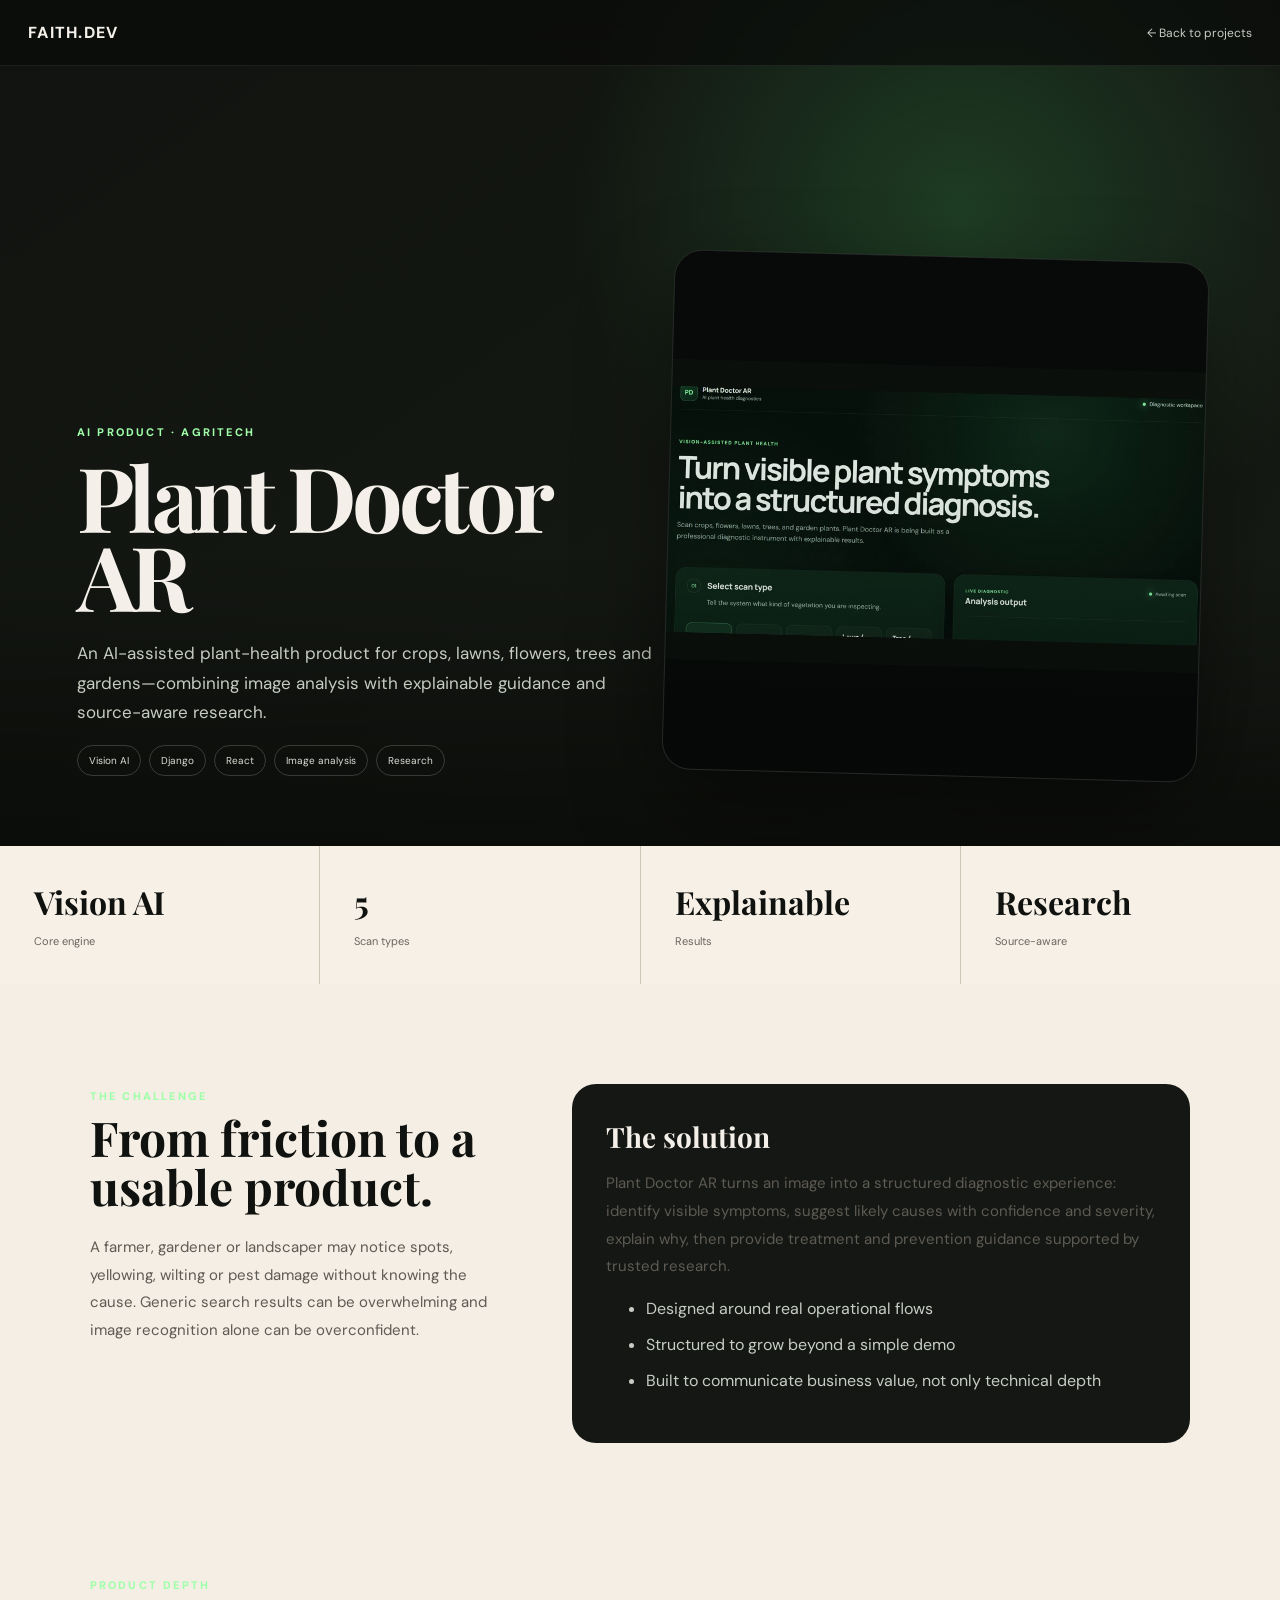
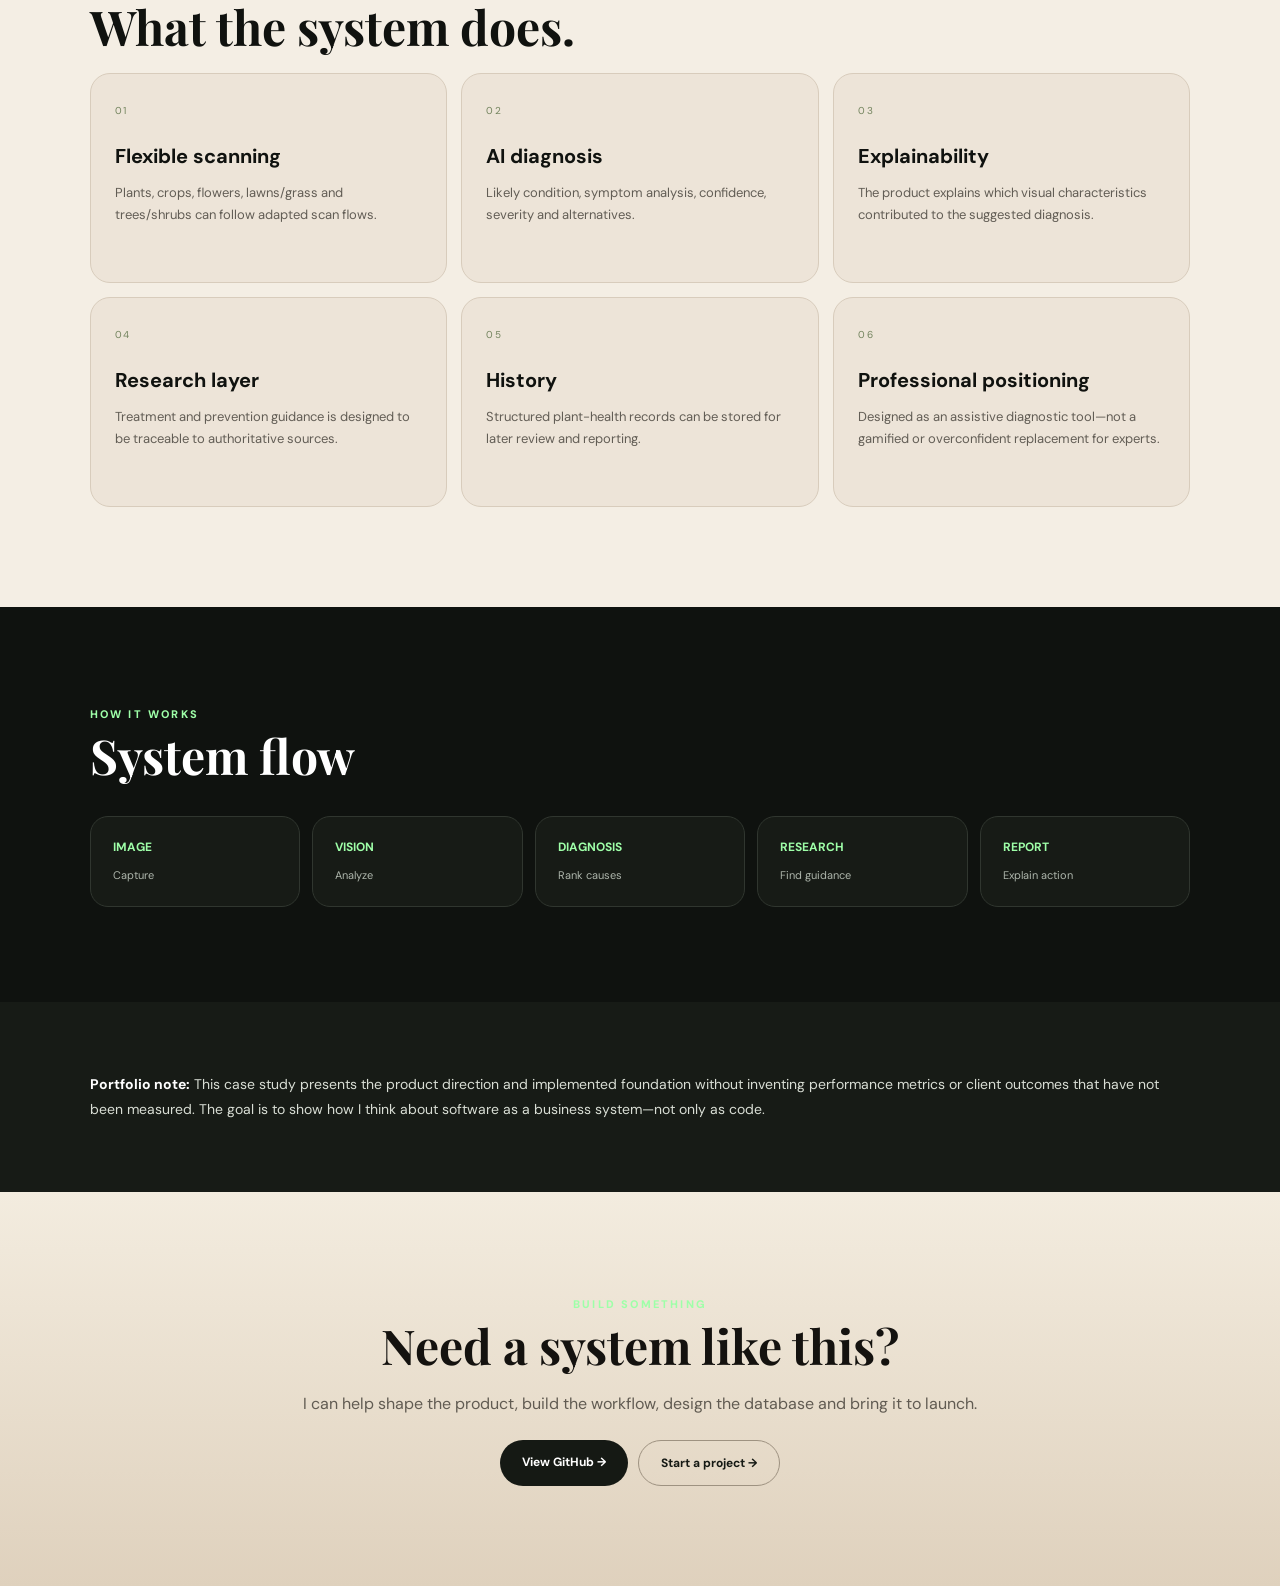
<file: cases/plant-doctor.html>
<!doctype html><html lang="en"><head><meta charset="utf-8"><meta name="viewport" content="width=device-width,initial-scale=1"><title>Plant Doctor AR — Faith.Dev</title><link rel="preconnect" href="https://fonts.googleapis.com"><link rel="preconnect" href="https://fonts.gstatic.com" crossorigin><link href="https://fonts.googleapis.com/css2?family=DM+Sans:wght@400;500;600;700&family=Playfair+Display:wght@600;700&display=swap" rel="stylesheet"><link rel="stylesheet" href="../case-study.css"><link rel="stylesheet" href="../assets/css/project-plant.css"></head><body data-case="plant" style="--accent:#9effa8;--glow:rgba(83,255,125,.16)"><nav class="case-nav"><a class="case-brand" href="../index.html">FAITH.DEV</a><a class="case-back" href="../index.html#projects">← Back to projects</a></nav><header class="case-hero"><div class="case-copy"><div class="case-kicker">AI PRODUCT · AGRITECH</div><h1>Plant Doctor<br>AR</h1><p>An AI-assisted plant-health product for crops, lawns, flowers, trees and gardens—combining image analysis with explainable guidance and source-aware research.</p><div class="hero-tags"><span>Vision AI</span><span>Django</span><span>React</span><span>Image analysis</span><span>Research</span></div></div><div class="hero-media" style="--image:url('../assets/projects/plant-doctor.jpg')"></div></header><main class="case-body"><section class="metrics"><div class="metric"><b>Vision AI</b><span>Core engine</span></div><div class="metric"><b>5</b><span>Scan types</span></div><div class="metric"><b>Explainable</b><span>Results</span></div><div class="metric"><b>Research</b><span>Source-aware</span></div></section><section class="story"><div><span class="case-kicker">THE CHALLENGE</span><h2>From friction to a usable product.</h2><p>A farmer, gardener or landscaper may notice spots, yellowing, wilting or pest damage without knowing the cause. Generic search results can be overwhelming and image recognition alone can be overconfident.</p></div><div class="story-card"><h3>The solution</h3><p>Plant Doctor AR turns an image into a structured diagnostic experience: identify visible symptoms, suggest likely causes with confidence and severity, explain why, then provide treatment and prevention guidance supported by trusted research.</p><ul><li>Designed around real operational flows</li><li>Structured to grow beyond a simple demo</li><li>Built to communicate business value, not only technical depth</li></ul></div></section><section class="feature-section"><span class="case-kicker">PRODUCT DEPTH</span><h2>What the system does.</h2><div class="feature-grid"><div class="feature"><span class="num">01</span><h3>Flexible scanning</h3><p>Plants, crops, flowers, lawns/grass and trees/shrubs can follow adapted scan flows.</p></div><div class="feature"><span class="num">02</span><h3>AI diagnosis</h3><p>Likely condition, symptom analysis, confidence, severity and alternatives.</p></div><div class="feature"><span class="num">03</span><h3>Explainability</h3><p>The product explains which visual characteristics contributed to the suggested diagnosis.</p></div><div class="feature"><span class="num">04</span><h3>Research layer</h3><p>Treatment and prevention guidance is designed to be traceable to authoritative sources.</p></div><div class="feature"><span class="num">05</span><h3>History</h3><p>Structured plant-health records can be stored for later review and reporting.</p></div><div class="feature"><span class="num">06</span><h3>Professional positioning</h3><p>Designed as an assistive diagnostic tool—not a gamified or overconfident replacement for experts.</p></div></div></section><section class="architecture"><span class="case-kicker">HOW IT WORKS</span><h2>System flow</h2><div class="flow"><div class="node"><b>IMAGE</b><span>Capture</span></div><div class="node"><b>VISION</b><span>Analyze</span></div><div class="node"><b>DIAGNOSIS</b><span>Rank causes</span></div><div class="node"><b>RESEARCH</b><span>Find guidance</span></div><div class="node"><b>REPORT</b><span>Explain action</span></div></div></section><section class="build-note"><strong>Portfolio note:</strong> This case study presents the product direction and implemented foundation without inventing performance metrics or client outcomes that have not been measured. The goal is to show how I think about software as a business system—not only as code.</section><section class="next-cta"><span class="case-kicker">BUILD SOMETHING</span><h2>Need a system like this?</h2><p>I can help shape the product, build the workflow, design the database and bring it to launch.</p><div class="cta-row"><a class="cta" href="https://github.com/22koki/Plant_DR" target="_blank" rel="noreferrer">View GitHub →</a><a class="cta alt" href="../index.html#contact">Start a project →</a></div></section></main></body></html>
</file>
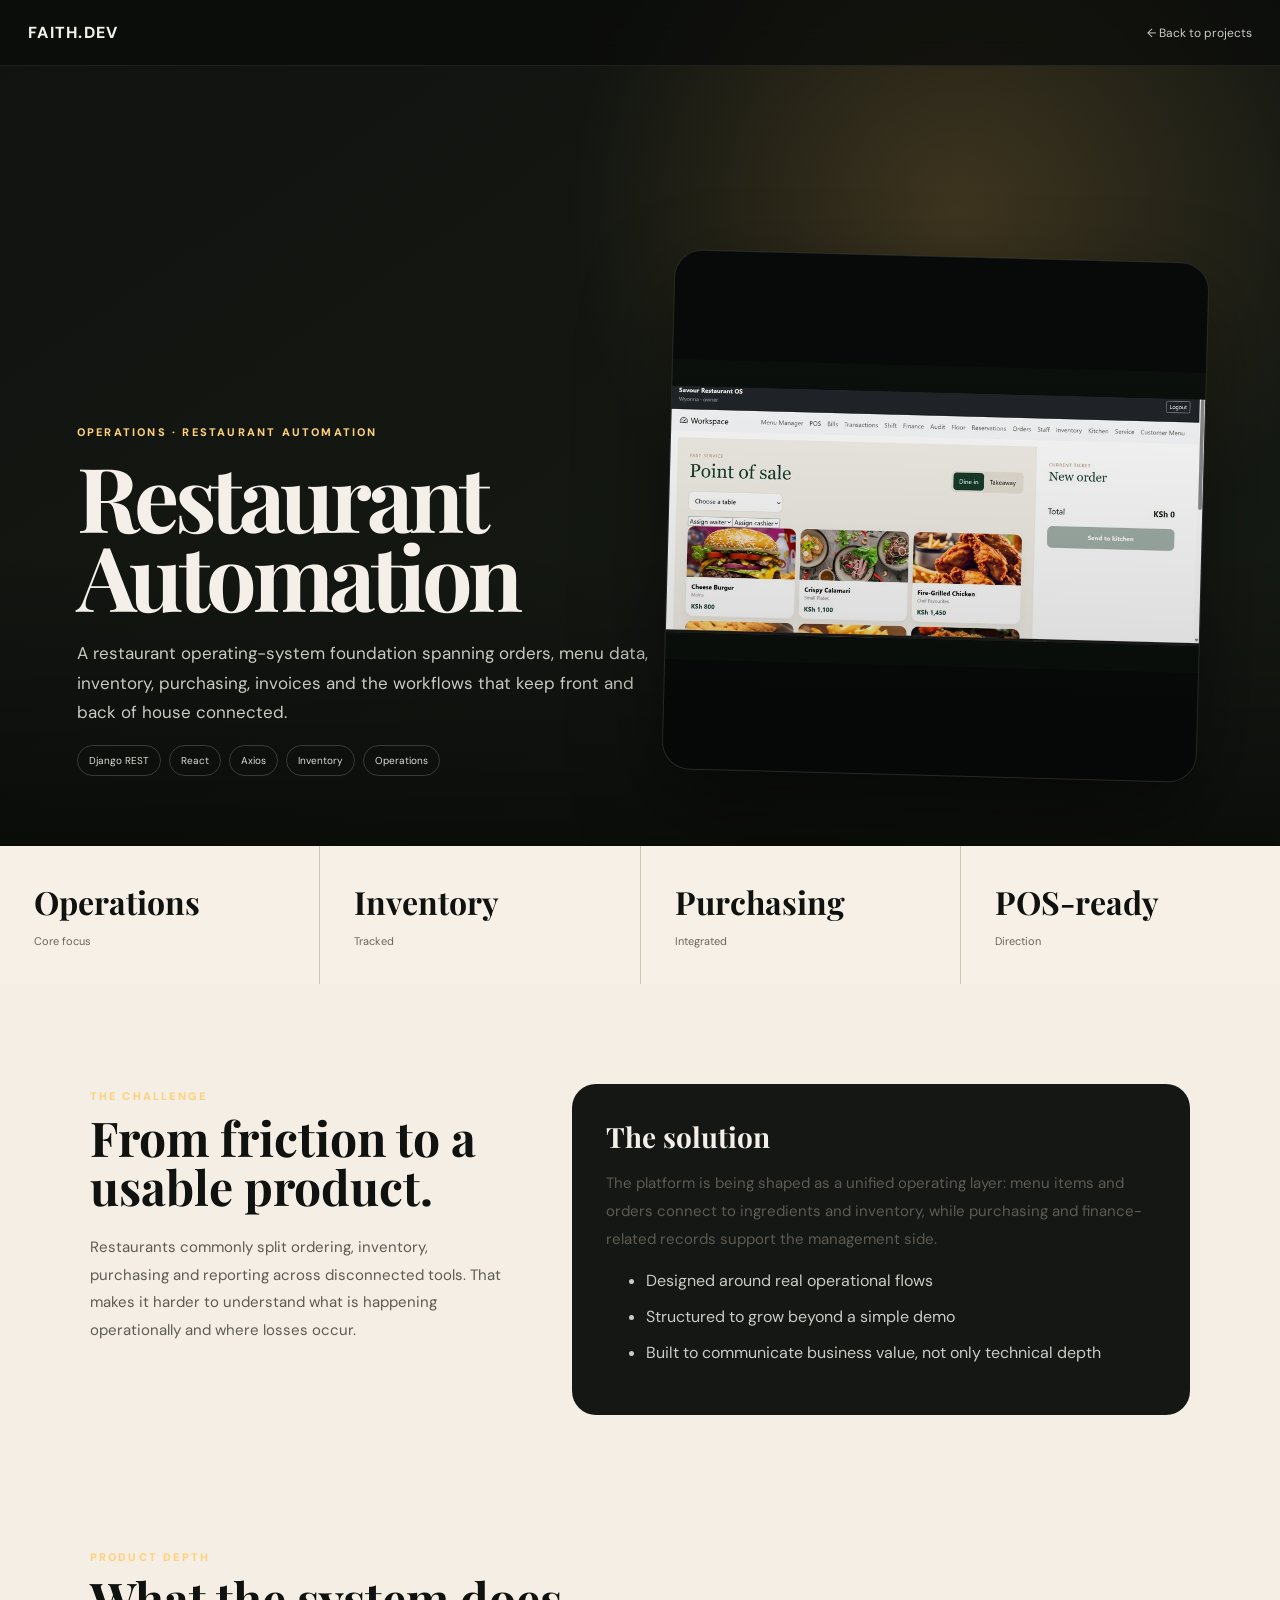
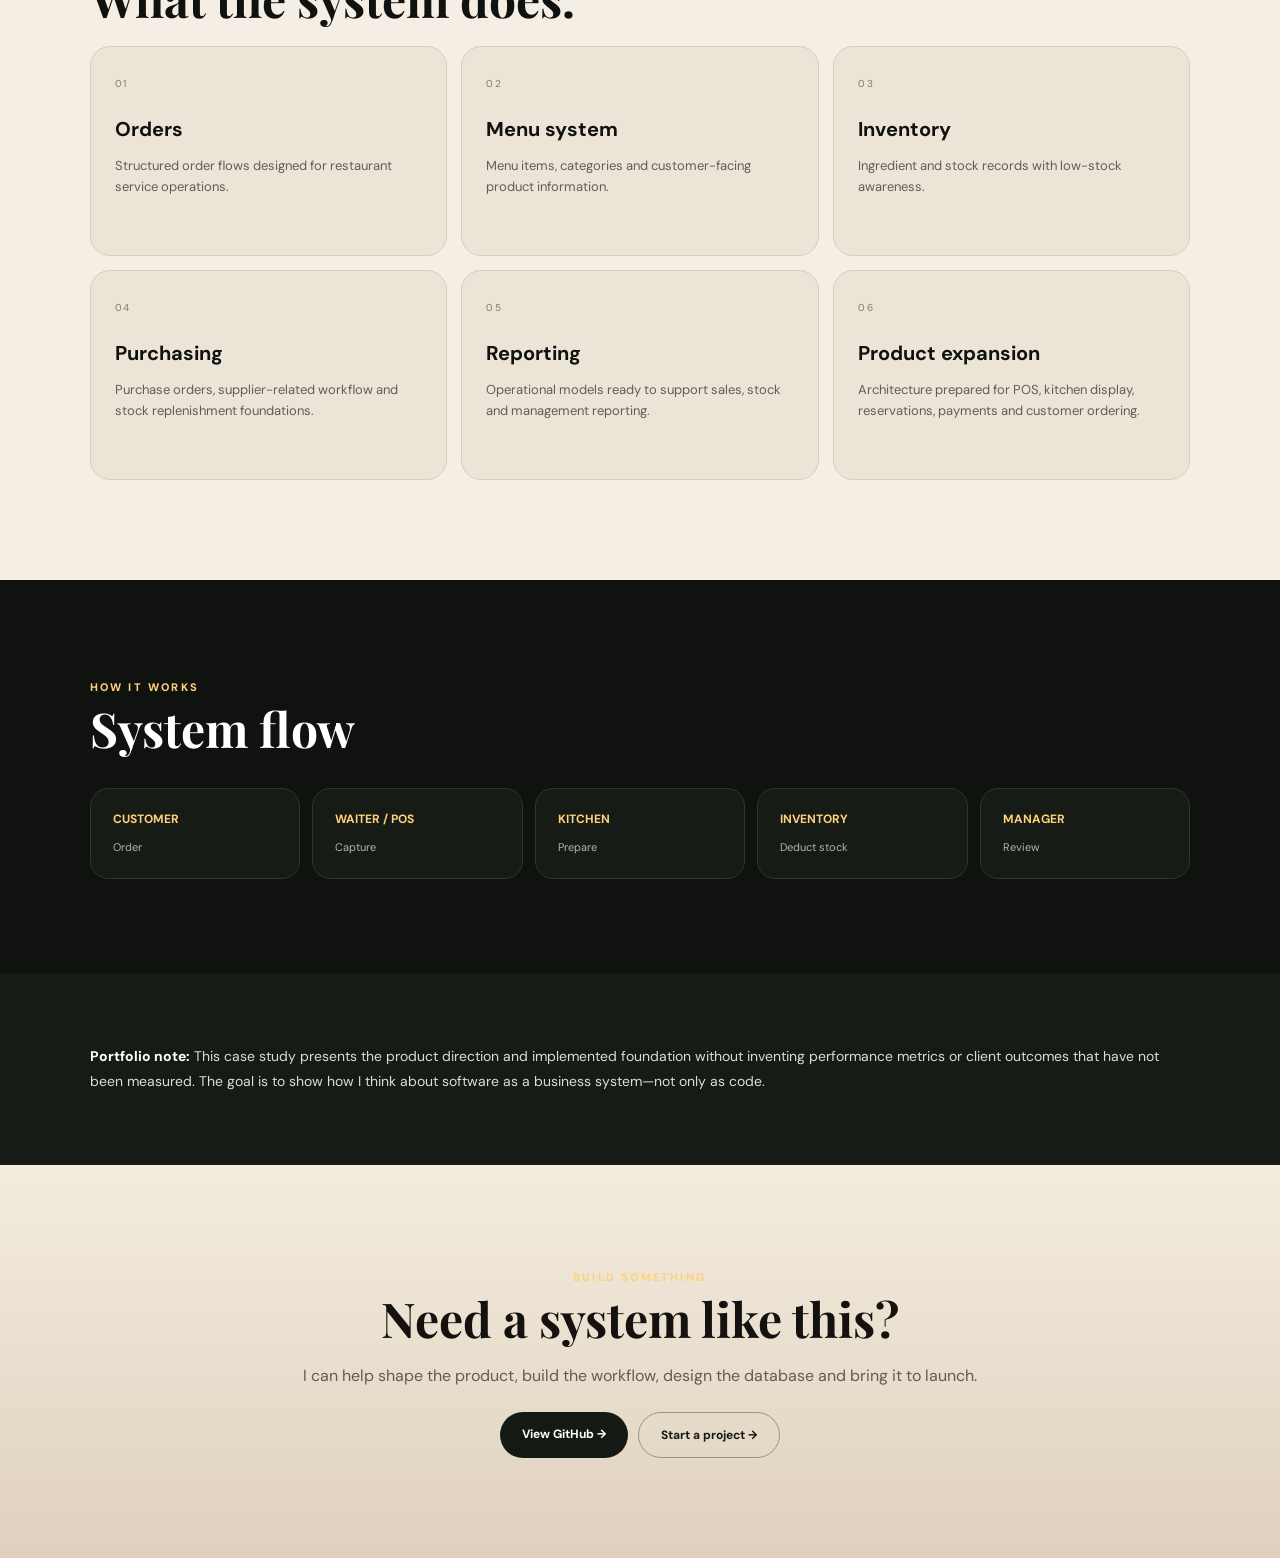
<file: cases/restaurant.html>
<!doctype html><html lang="en"><head><meta charset="utf-8"><meta name="viewport" content="width=device-width,initial-scale=1"><title>Restaurant Automation — Faith.Dev</title><link rel="preconnect" href="https://fonts.googleapis.com"><link rel="preconnect" href="https://fonts.gstatic.com" crossorigin><link href="https://fonts.googleapis.com/css2?family=DM+Sans:wght@400;500;600;700&family=Playfair+Display:wght@600;700&display=swap" rel="stylesheet"><link rel="stylesheet" href="../case-study.css"><link rel="stylesheet" href="../assets/css/project-restaurant.css"></head><body data-case="restaurant" style="--accent:#ffd17b;--glow:rgba(255,188,90,.18)"><nav class="case-nav"><a class="case-brand" href="../index.html">FAITH.DEV</a><a class="case-back" href="../index.html#projects">← Back to projects</a></nav><header class="case-hero"><div class="case-copy"><div class="case-kicker">OPERATIONS · RESTAURANT AUTOMATION</div><h1>Restaurant<br>Automation</h1><p>A restaurant operating-system foundation spanning orders, menu data, inventory, purchasing, invoices and the workflows that keep front and back of house connected.</p><div class="hero-tags"><span>Django REST</span><span>React</span><span>Axios</span><span>Inventory</span><span>Operations</span></div></div><div class="hero-media" style="--image:url('../assets/projects/restaurant-os.jpg')"></div></header><main class="case-body"><section class="metrics"><div class="metric"><b>Operations</b><span>Core focus</span></div><div class="metric"><b>Inventory</b><span>Tracked</span></div><div class="metric"><b>Purchasing</b><span>Integrated</span></div><div class="metric"><b>POS-ready</b><span>Direction</span></div></section><section class="story"><div><span class="case-kicker">THE CHALLENGE</span><h2>From friction to a usable product.</h2><p>Restaurants commonly split ordering, inventory, purchasing and reporting across disconnected tools. That makes it harder to understand what is happening operationally and where losses occur.</p></div><div class="story-card"><h3>The solution</h3><p>The platform is being shaped as a unified operating layer: menu items and orders connect to ingredients and inventory, while purchasing and finance-related records support the management side.</p><ul><li>Designed around real operational flows</li><li>Structured to grow beyond a simple demo</li><li>Built to communicate business value, not only technical depth</li></ul></div></section><section class="feature-section"><span class="case-kicker">PRODUCT DEPTH</span><h2>What the system does.</h2><div class="feature-grid"><div class="feature"><span class="num">01</span><h3>Orders</h3><p>Structured order flows designed for restaurant service operations.</p></div><div class="feature"><span class="num">02</span><h3>Menu system</h3><p>Menu items, categories and customer-facing product information.</p></div><div class="feature"><span class="num">03</span><h3>Inventory</h3><p>Ingredient and stock records with low-stock awareness.</p></div><div class="feature"><span class="num">04</span><h3>Purchasing</h3><p>Purchase orders, supplier-related workflow and stock replenishment foundations.</p></div><div class="feature"><span class="num">05</span><h3>Reporting</h3><p>Operational models ready to support sales, stock and management reporting.</p></div><div class="feature"><span class="num">06</span><h3>Product expansion</h3><p>Architecture prepared for POS, kitchen display, reservations, payments and customer ordering.</p></div></div></section><section class="architecture"><span class="case-kicker">HOW IT WORKS</span><h2>System flow</h2><div class="flow"><div class="node"><b>CUSTOMER</b><span>Order</span></div><div class="node"><b>WAITER / POS</b><span>Capture</span></div><div class="node"><b>KITCHEN</b><span>Prepare</span></div><div class="node"><b>INVENTORY</b><span>Deduct stock</span></div><div class="node"><b>MANAGER</b><span>Review</span></div></div></section><section class="build-note"><strong>Portfolio note:</strong> This case study presents the product direction and implemented foundation without inventing performance metrics or client outcomes that have not been measured. The goal is to show how I think about software as a business system—not only as code.</section><section class="next-cta"><span class="case-kicker">BUILD SOMETHING</span><h2>Need a system like this?</h2><p>I can help shape the product, build the workflow, design the database and bring it to launch.</p><div class="cta-row"><a class="cta" href="https://github.com/22koki/Restaurant-_Automation_systm" target="_blank" rel="noreferrer">View GitHub →</a><a class="cta alt" href="../index.html#contact">Start a project →</a></div></section></main></body></html>
</file>
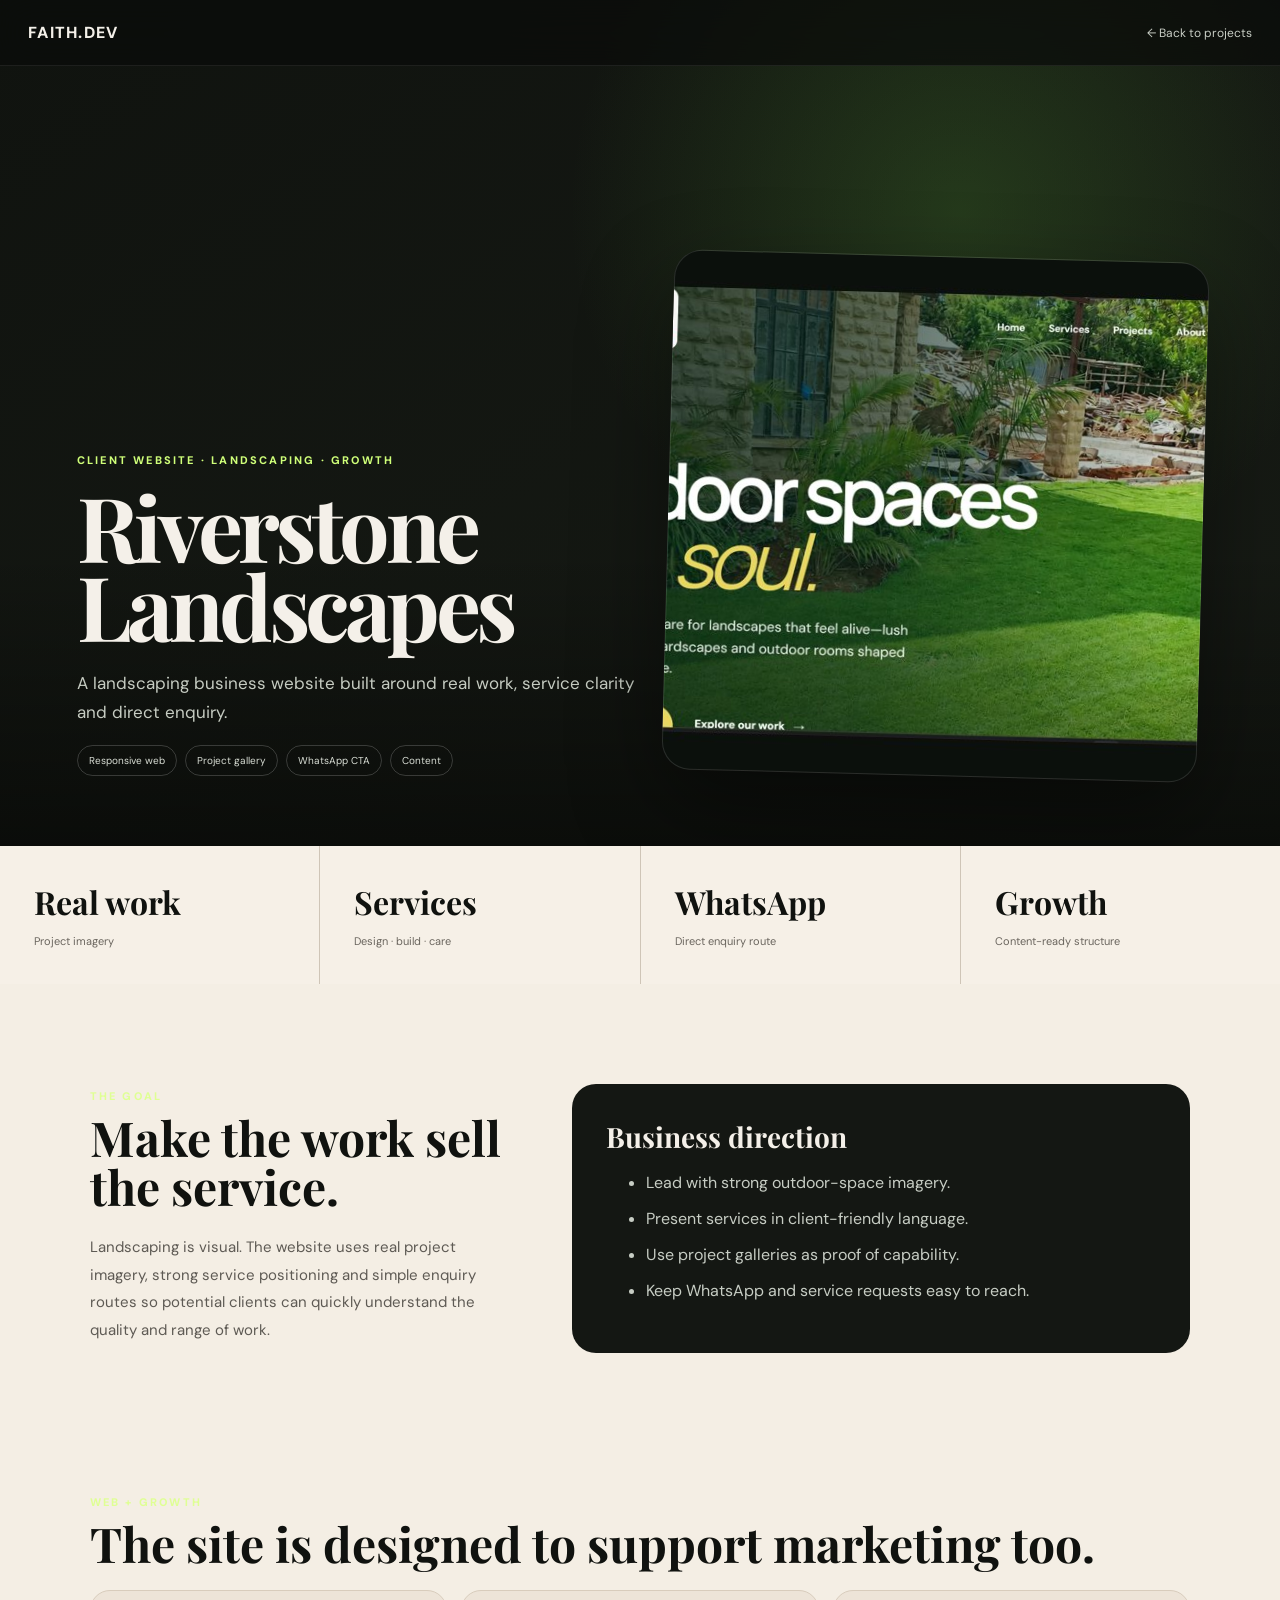
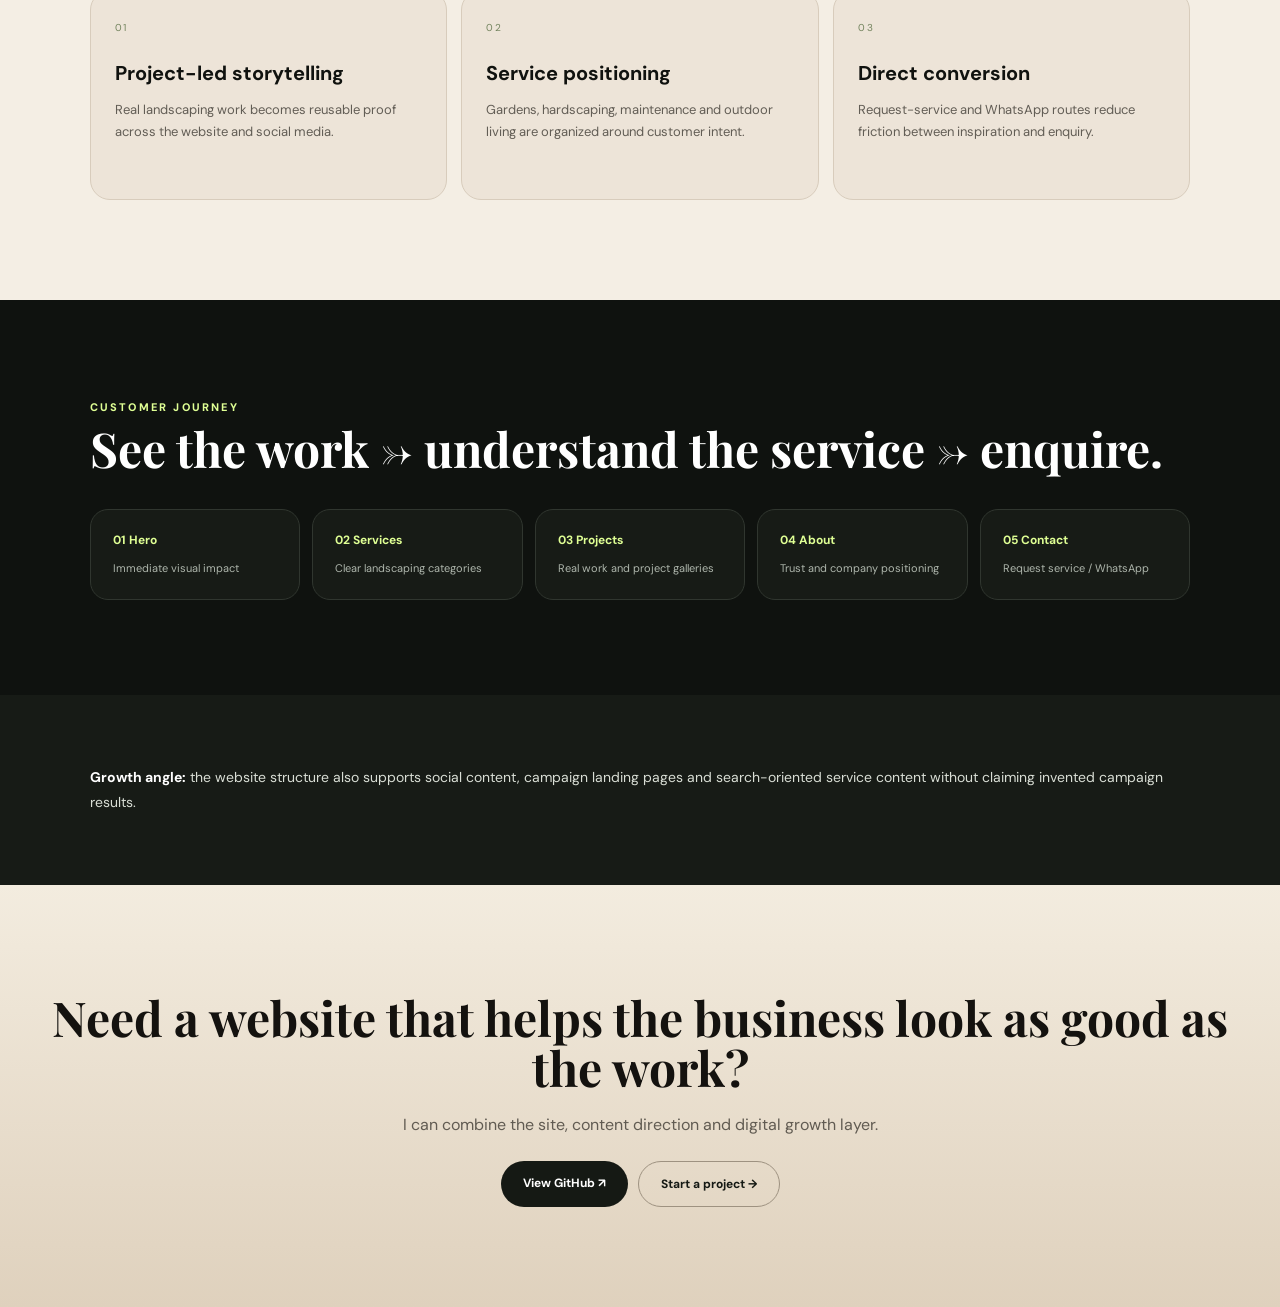
<file: cases/riverstone.html>
<!doctype html><html lang="en"><head><meta charset="utf-8"><meta name="viewport" content="width=device-width,initial-scale=1"><title>Riverstone Landscapes — Faith.Dev</title><link rel="preconnect" href="https://fonts.googleapis.com"><link rel="preconnect" href="https://fonts.gstatic.com" crossorigin><link href="https://fonts.googleapis.com/css2?family=DM+Sans:wght@400;500;600;700&family=Playfair+Display:wght@600;700&display=swap" rel="stylesheet"><link rel="stylesheet" href="../case-study.css"><link rel="stylesheet" href="../assets/css/project-riverstone.css"></head><body data-case="riverstone"><nav class="case-nav"><a class="case-brand" href="../index.html">FAITH.DEV</a><a class="case-back" href="../index.html#projects">← Back to projects</a></nav><section class="case-hero" style="--accent:#cfff79;--glow:rgba(88,160,56,.25)"><div class="case-copy"><span class="case-kicker">CLIENT WEBSITE · LANDSCAPING · GROWTH</span><h1>Riverstone<br>Landscapes</h1><p>A landscaping business website built around real work, service clarity and direct enquiry.</p><div class="hero-tags"><span>Responsive web</span><span>Project gallery</span><span>WhatsApp CTA</span><span>Content</span></div></div><div class="hero-media"></div></section><main class="case-body"><section class="metrics"><div class="metric"><b>Real work</b><span>Project imagery</span></div><div class="metric"><b>Services</b><span>Design · build · care</span></div><div class="metric"><b>WhatsApp</b><span>Direct enquiry route</span></div><div class="metric"><b>Growth</b><span>Content-ready structure</span></div></section><section class="story"><div><span class="case-kicker">THE GOAL</span><h2>Make the work sell the service.</h2><p>Landscaping is visual. The website uses real project imagery, strong service positioning and simple enquiry routes so potential clients can quickly understand the quality and range of work.</p></div><aside class="story-card"><h3>Business direction</h3><ul><li>Lead with strong outdoor-space imagery.</li><li>Present services in client-friendly language.</li><li>Use project galleries as proof of capability.</li><li>Keep WhatsApp and service requests easy to reach.</li></ul></aside></section><section class="feature-section"><span class="case-kicker">WEB + GROWTH</span><h2>The site is designed to support marketing too.</h2><div class="feature-grid"><article class="feature"><span class="num">01</span><h3>Project-led storytelling</h3><p>Real landscaping work becomes reusable proof across the website and social media.</p></article><article class="feature"><span class="num">02</span><h3>Service positioning</h3><p>Gardens, hardscaping, maintenance and outdoor living are organized around customer intent.</p></article><article class="feature"><span class="num">03</span><h3>Direct conversion</h3><p>Request-service and WhatsApp routes reduce friction between inspiration and enquiry.</p></article></div></section><section class="architecture"><span class="case-kicker">CUSTOMER JOURNEY</span><h2>See the work → understand the service → enquire.</h2><div class="flow"><div class="node"><b>01 Hero</b><span>Immediate visual impact</span></div><div class="node"><b>02 Services</b><span>Clear landscaping categories</span></div><div class="node"><b>03 Projects</b><span>Real work and project galleries</span></div><div class="node"><b>04 About</b><span>Trust and company positioning</span></div><div class="node"><b>05 Contact</b><span>Request service / WhatsApp</span></div></div></section><section class="build-note"><strong>Growth angle:</strong> the website structure also supports social content, campaign landing pages and search-oriented service content without claiming invented campaign results.</section><section class="next-cta"><h2>Need a website that helps the business look as good as the work?</h2><p>I can combine the site, content direction and digital growth layer.</p><div class="cta-row"><a class="cta" href="https://github.com/22koki/Landscape_web" target="_blank" rel="noreferrer">View GitHub ↗</a><a class="cta alt" href="../index.html#contact">Start a project →</a></div></section></main></body></html>
</file>
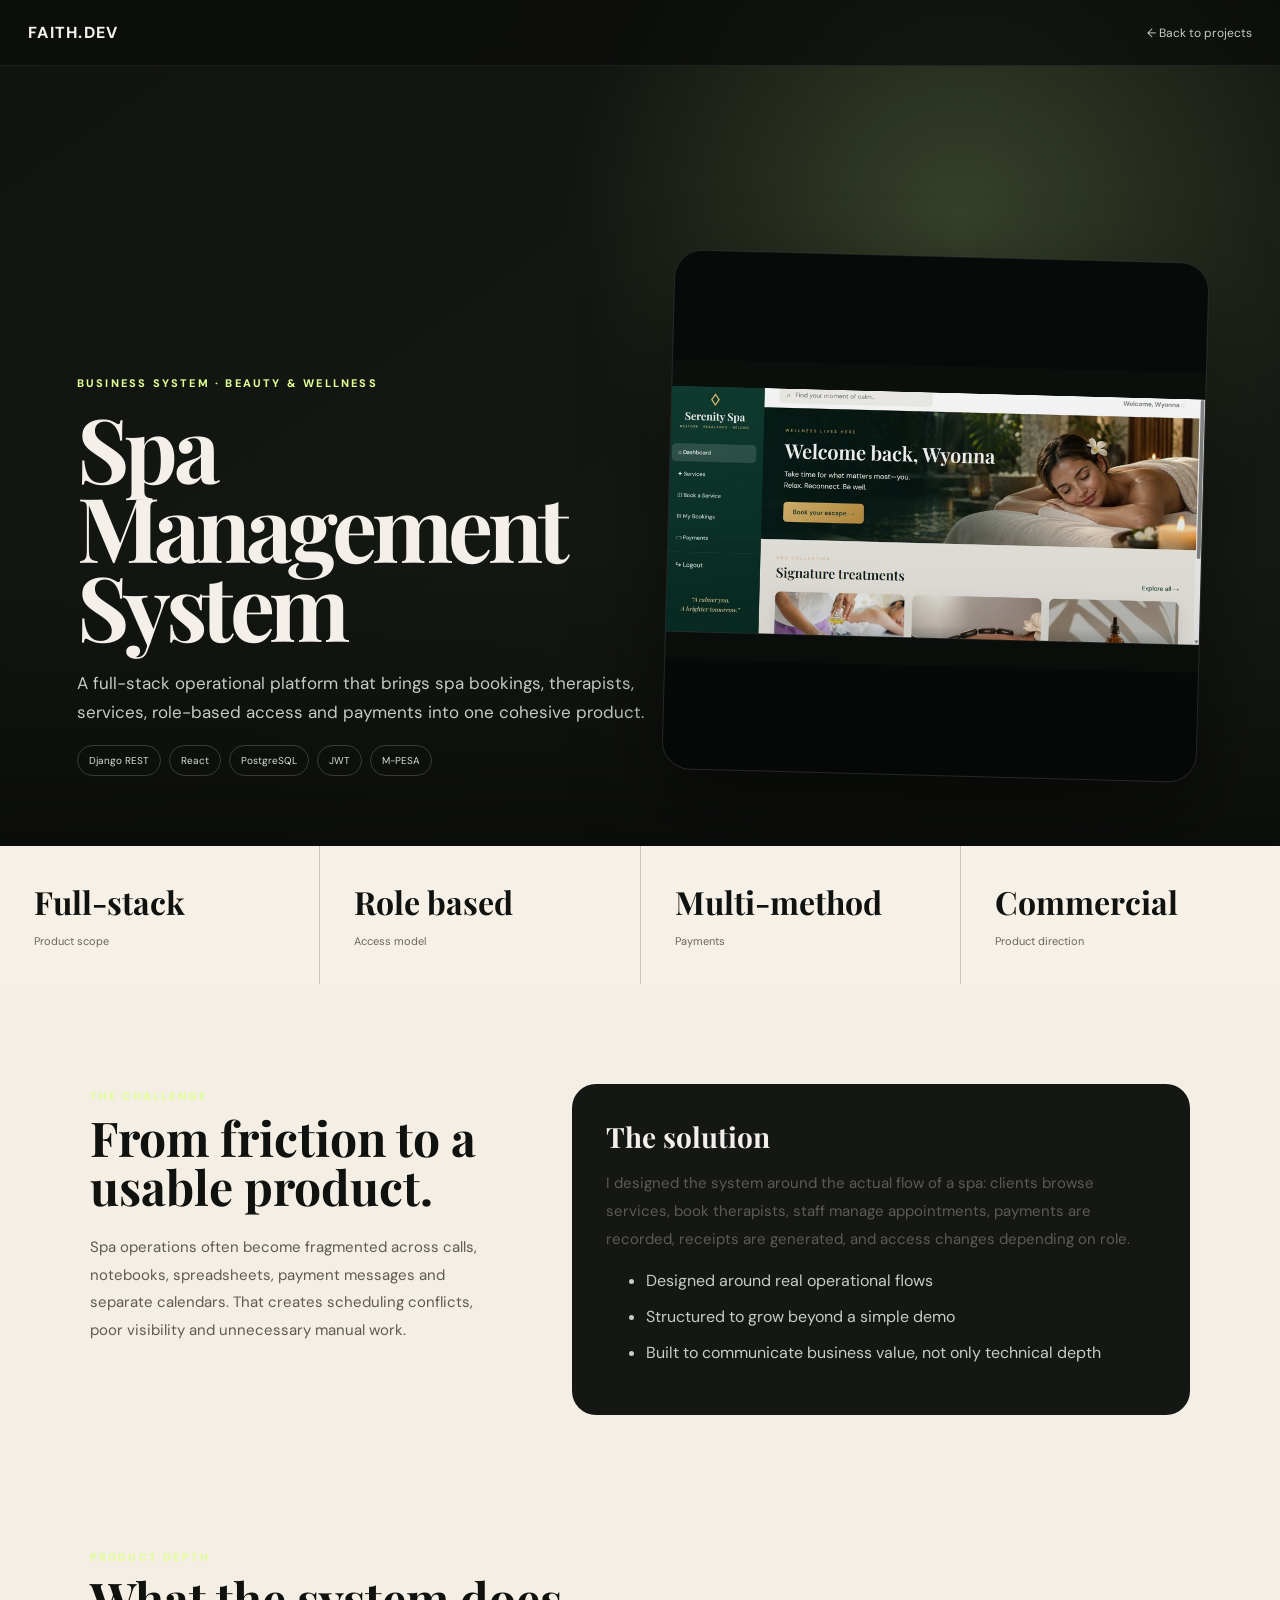
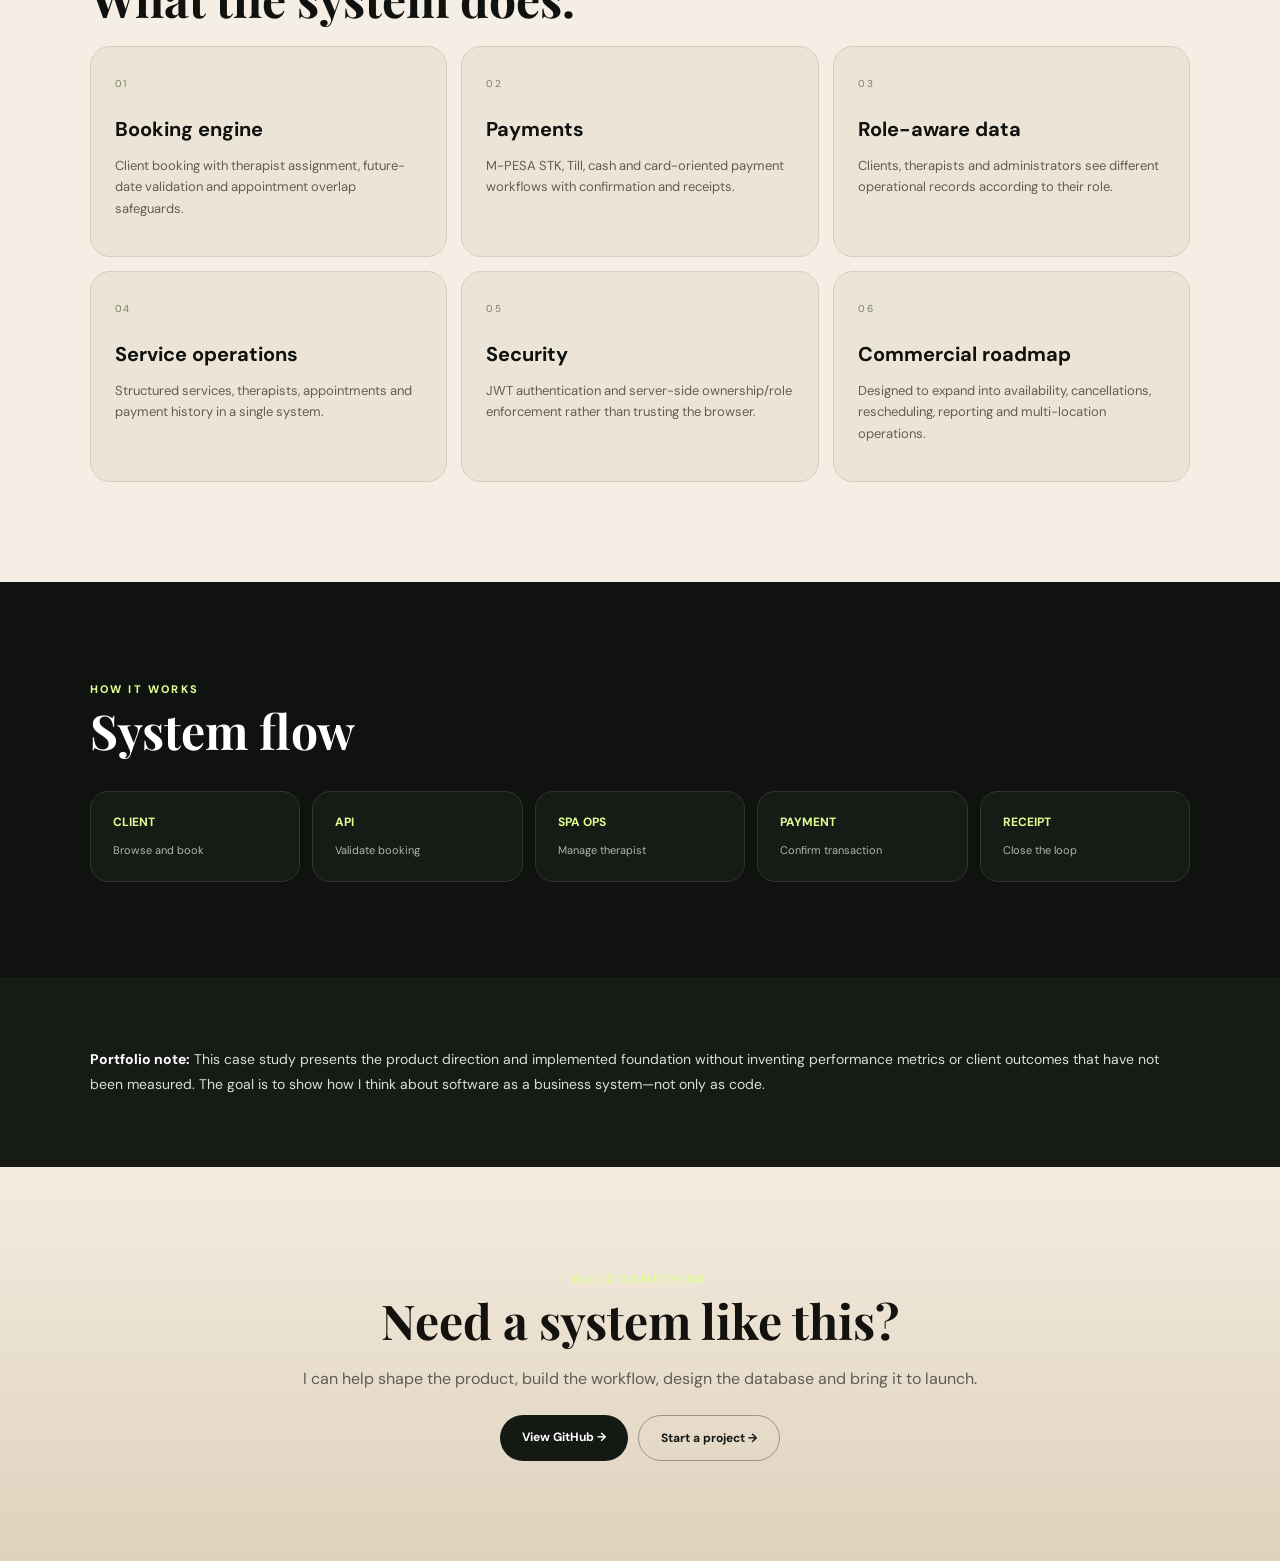
<file: cases/spa.html>
<!doctype html><html lang="en"><head><meta charset="utf-8"><meta name="viewport" content="width=device-width,initial-scale=1"><title>Spa Management System — Faith.Dev</title><link rel="preconnect" href="https://fonts.googleapis.com"><link rel="preconnect" href="https://fonts.gstatic.com" crossorigin><link href="https://fonts.googleapis.com/css2?family=DM+Sans:wght@400;500;600;700&family=Playfair+Display:wght@600;700&display=swap" rel="stylesheet"><link rel="stylesheet" href="../case-study.css"><link rel="stylesheet" href="../assets/css/project-spa.css"></head><body data-case="spa" style="--accent:#dfff94;--glow:rgba(214,255,148,.18)"><nav class="case-nav"><a class="case-brand" href="../index.html">FAITH.DEV</a><a class="case-back" href="../index.html#projects">← Back to projects</a></nav><header class="case-hero"><div class="case-copy"><div class="case-kicker">BUSINESS SYSTEM · BEAUTY & WELLNESS</div><h1>Spa Management<br>System</h1><p>A full-stack operational platform that brings spa bookings, therapists, services, role-based access and payments into one cohesive product.</p><div class="hero-tags"><span>Django REST</span><span>React</span><span>PostgreSQL</span><span>JWT</span><span>M-PESA</span></div></div><div class="hero-media" style="--image:url('../assets/projects/serenity-spa.jpg')"></div></header><main class="case-body"><section class="metrics"><div class="metric"><b>Full-stack</b><span>Product scope</span></div><div class="metric"><b>Role based</b><span>Access model</span></div><div class="metric"><b>Multi-method</b><span>Payments</span></div><div class="metric"><b>Commercial</b><span>Product direction</span></div></section><section class="story"><div><span class="case-kicker">THE CHALLENGE</span><h2>From friction to a usable product.</h2><p>Spa operations often become fragmented across calls, notebooks, spreadsheets, payment messages and separate calendars. That creates scheduling conflicts, poor visibility and unnecessary manual work.</p></div><div class="story-card"><h3>The solution</h3><p>I designed the system around the actual flow of a spa: clients browse services, book therapists, staff manage appointments, payments are recorded, receipts are generated, and access changes depending on role.</p><ul><li>Designed around real operational flows</li><li>Structured to grow beyond a simple demo</li><li>Built to communicate business value, not only technical depth</li></ul></div></section><section class="feature-section"><span class="case-kicker">PRODUCT DEPTH</span><h2>What the system does.</h2><div class="feature-grid"><div class="feature"><span class="num">01</span><h3>Booking engine</h3><p>Client booking with therapist assignment, future-date validation and appointment overlap safeguards.</p></div><div class="feature"><span class="num">02</span><h3>Payments</h3><p>M-PESA STK, Till, cash and card-oriented payment workflows with confirmation and receipts.</p></div><div class="feature"><span class="num">03</span><h3>Role-aware data</h3><p>Clients, therapists and administrators see different operational records according to their role.</p></div><div class="feature"><span class="num">04</span><h3>Service operations</h3><p>Structured services, therapists, appointments and payment history in a single system.</p></div><div class="feature"><span class="num">05</span><h3>Security</h3><p>JWT authentication and server-side ownership/role enforcement rather than trusting the browser.</p></div><div class="feature"><span class="num">06</span><h3>Commercial roadmap</h3><p>Designed to expand into availability, cancellations, rescheduling, reporting and multi-location operations.</p></div></div></section><section class="architecture"><span class="case-kicker">HOW IT WORKS</span><h2>System flow</h2><div class="flow"><div class="node"><b>CLIENT</b><span>Browse and book</span></div><div class="node"><b>API</b><span>Validate booking</span></div><div class="node"><b>SPA OPS</b><span>Manage therapist</span></div><div class="node"><b>PAYMENT</b><span>Confirm transaction</span></div><div class="node"><b>RECEIPT</b><span>Close the loop</span></div></div></section><section class="build-note"><strong>Portfolio note:</strong> This case study presents the product direction and implemented foundation without inventing performance metrics or client outcomes that have not been measured. The goal is to show how I think about software as a business system—not only as code.</section><section class="next-cta"><span class="case-kicker">BUILD SOMETHING</span><h2>Need a system like this?</h2><p>I can help shape the product, build the workflow, design the database and bring it to launch.</p><div class="cta-row"><a class="cta" href="https://github.com/22koki/Spa_Management" target="_blank" rel="noreferrer">View GitHub →</a><a class="cta alt" href="../index.html#contact">Start a project →</a></div></section></main></body></html>
</file>
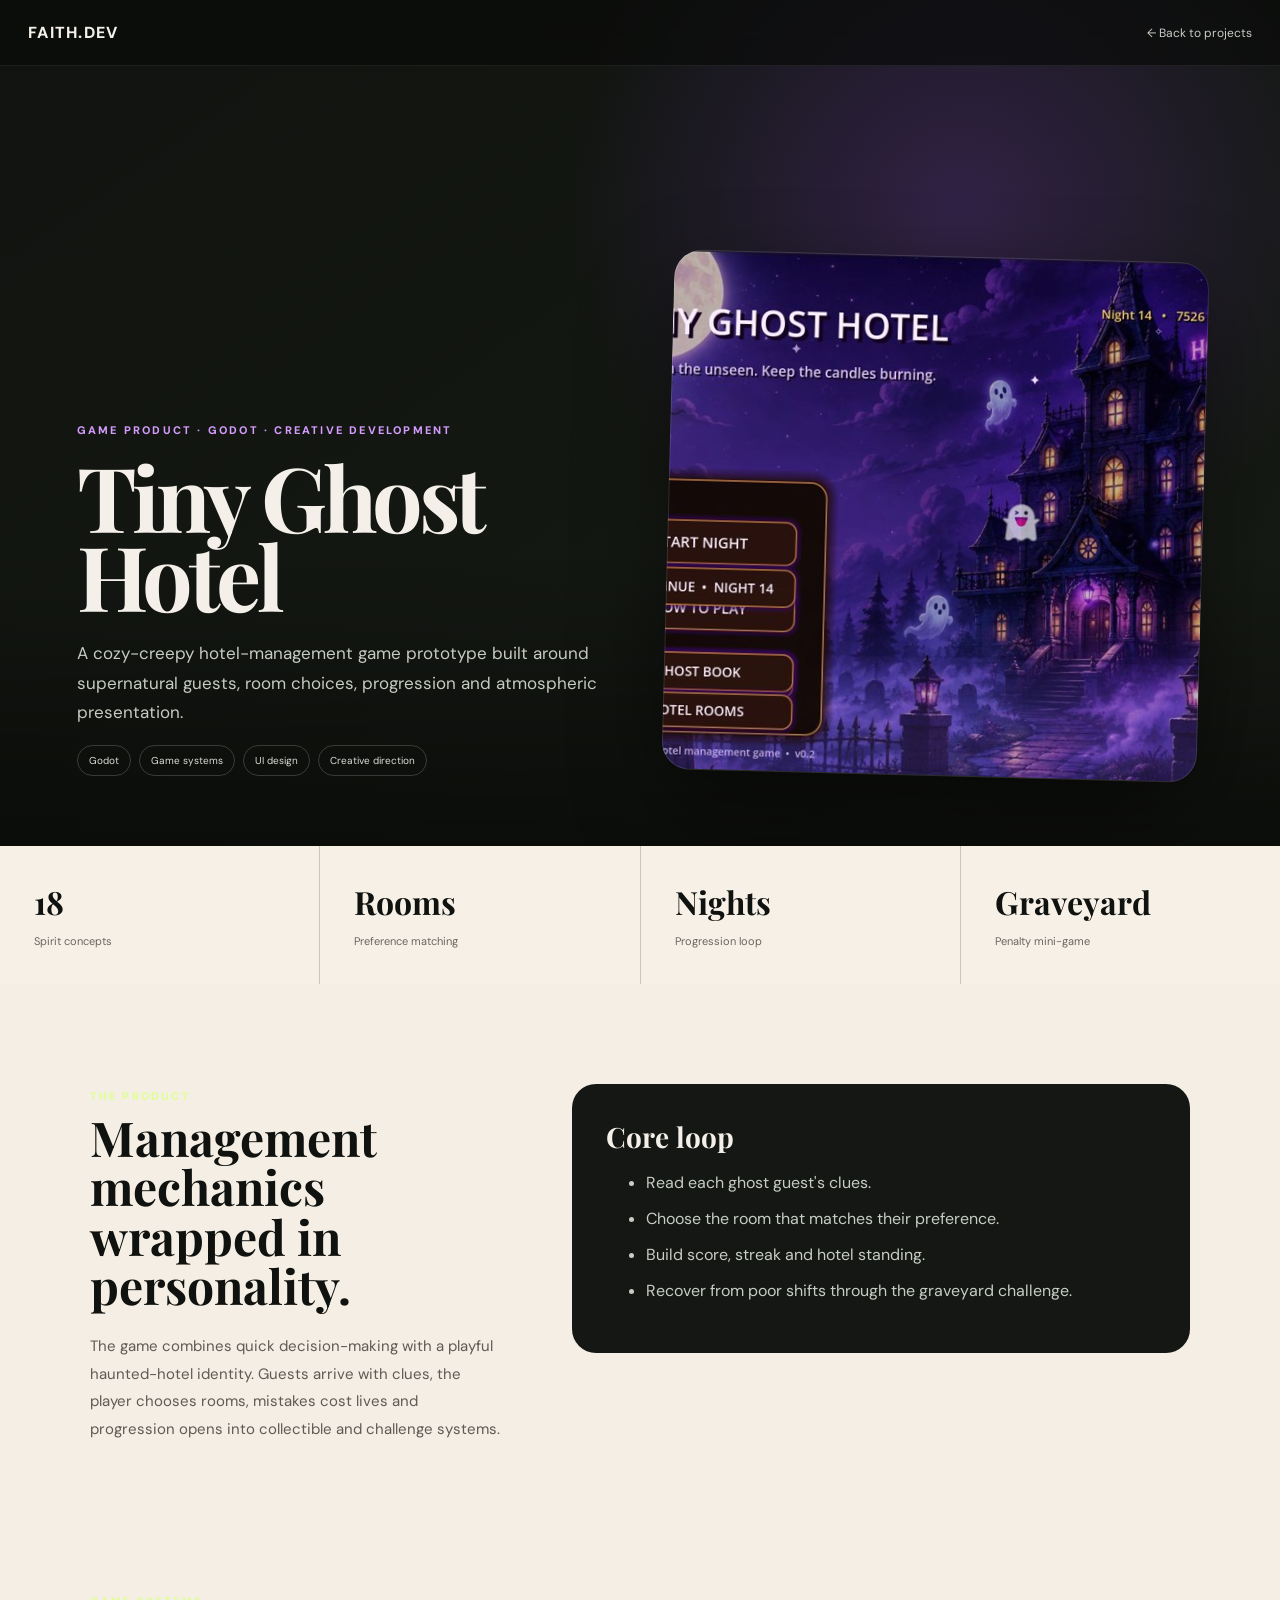
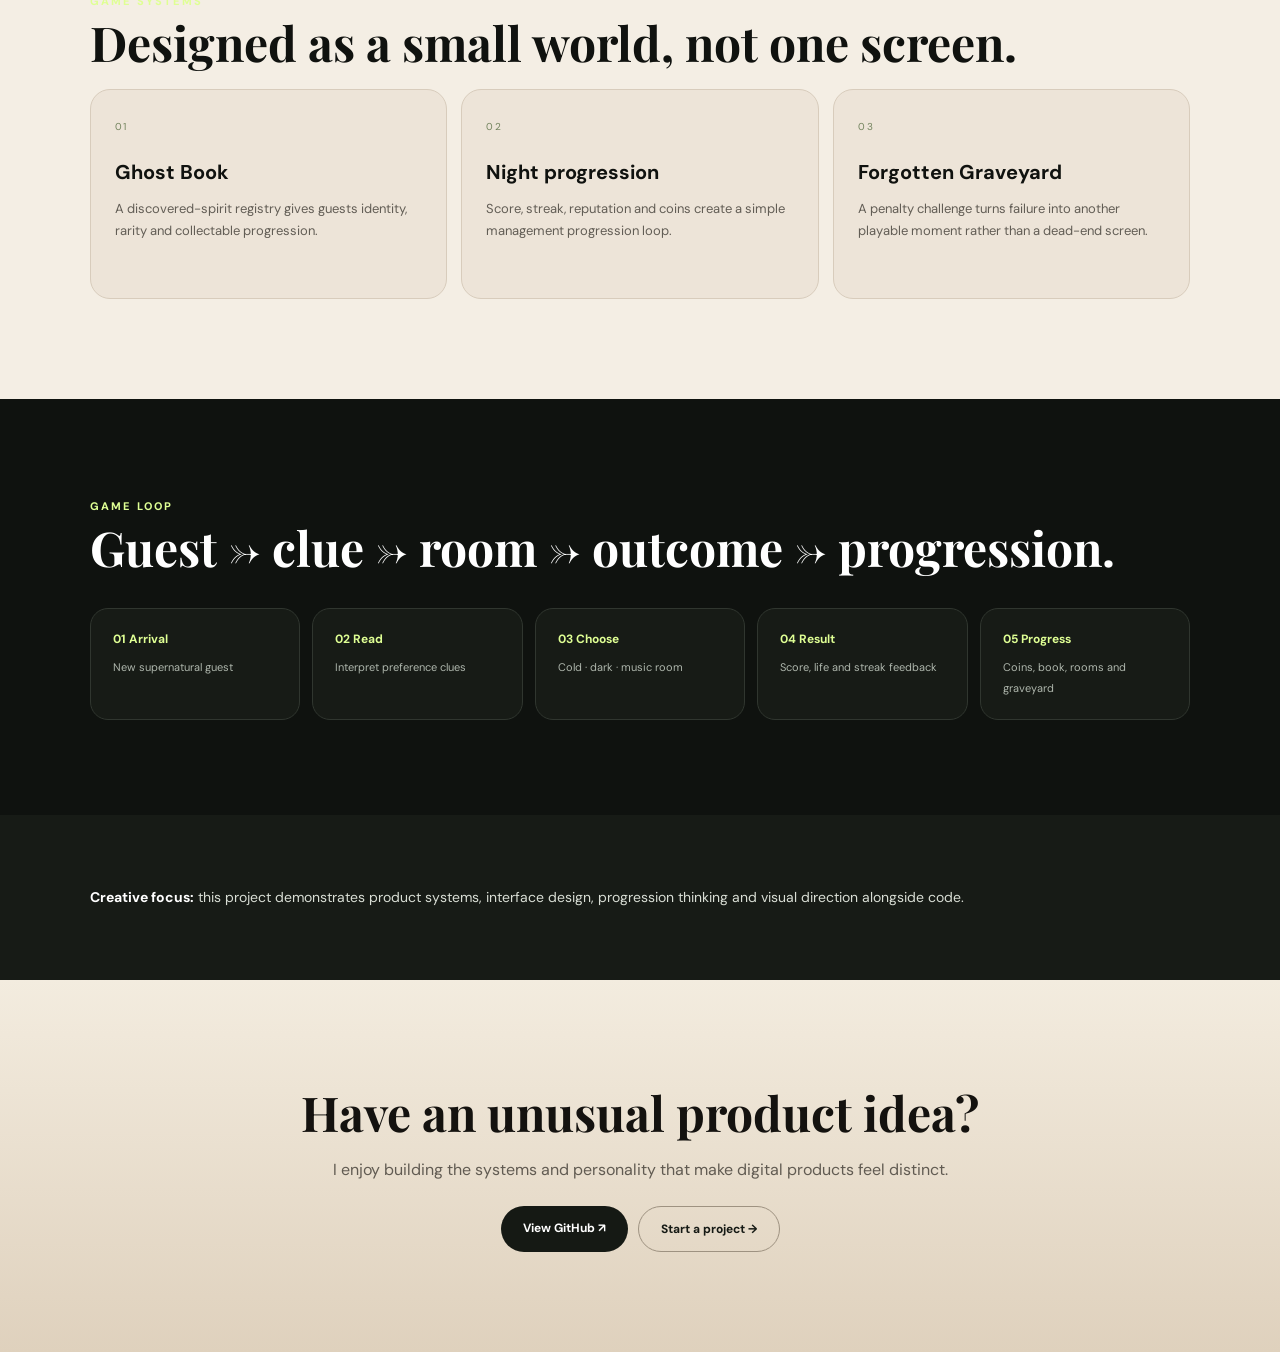
<file: cases/tiny-ghost-hotel.html>
<!doctype html><html lang="en"><head><meta charset="utf-8"><meta name="viewport" content="width=device-width,initial-scale=1"><title>Tiny Ghost Hotel — Faith.Dev</title><link rel="preconnect" href="https://fonts.googleapis.com"><link rel="preconnect" href="https://fonts.gstatic.com" crossorigin><link href="https://fonts.googleapis.com/css2?family=DM+Sans:wght@400;500;600;700&family=Playfair+Display:wght@600;700&display=swap" rel="stylesheet"><link rel="stylesheet" href="../case-study.css"><link rel="stylesheet" href="../assets/css/project-ghost.css"></head><body data-case="ghost"><nav class="case-nav"><a class="case-brand" href="../index.html">FAITH.DEV</a><a class="case-back" href="../index.html#projects">← Back to projects</a></nav><section class="case-hero" style="--accent:#d59cff;--glow:rgba(117,59,190,.3)"><div class="case-copy"><span class="case-kicker">GAME PRODUCT · GODOT · CREATIVE DEVELOPMENT</span><h1>Tiny Ghost<br>Hotel</h1><p>A cozy-creepy hotel-management game prototype built around supernatural guests, room choices, progression and atmospheric presentation.</p><div class="hero-tags"><span>Godot</span><span>Game systems</span><span>UI design</span><span>Creative direction</span></div></div><div class="hero-media"></div></section><main class="case-body"><section class="metrics"><div class="metric"><b>18</b><span>Spirit concepts</span></div><div class="metric"><b>Rooms</b><span>Preference matching</span></div><div class="metric"><b>Nights</b><span>Progression loop</span></div><div class="metric"><b>Graveyard</b><span>Penalty mini-game</span></div></section><section class="story"><div><span class="case-kicker">THE PRODUCT</span><h2>Management mechanics wrapped in personality.</h2><p>The game combines quick decision-making with a playful haunted-hotel identity. Guests arrive with clues, the player chooses rooms, mistakes cost lives and progression opens into collectible and challenge systems.</p></div><aside class="story-card"><h3>Core loop</h3><ul><li>Read each ghost guest's clues.</li><li>Choose the room that matches their preference.</li><li>Build score, streak and hotel standing.</li><li>Recover from poor shifts through the graveyard challenge.</li></ul></aside></section><section class="feature-section"><span class="case-kicker">GAME SYSTEMS</span><h2>Designed as a small world, not one screen.</h2><div class="feature-grid"><article class="feature"><span class="num">01</span><h3>Ghost Book</h3><p>A discovered-spirit registry gives guests identity, rarity and collectable progression.</p></article><article class="feature"><span class="num">02</span><h3>Night progression</h3><p>Score, streak, reputation and coins create a simple management progression loop.</p></article><article class="feature"><span class="num">03</span><h3>Forgotten Graveyard</h3><p>A penalty challenge turns failure into another playable moment rather than a dead-end screen.</p></article></div></section><section class="architecture"><span class="case-kicker">GAME LOOP</span><h2>Guest → clue → room → outcome → progression.</h2><div class="flow"><div class="node"><b>01 Arrival</b><span>New supernatural guest</span></div><div class="node"><b>02 Read</b><span>Interpret preference clues</span></div><div class="node"><b>03 Choose</b><span>Cold · dark · music room</span></div><div class="node"><b>04 Result</b><span>Score, life and streak feedback</span></div><div class="node"><b>05 Progress</b><span>Coins, book, rooms and graveyard</span></div></div></section><section class="build-note"><strong>Creative focus:</strong> this project demonstrates product systems, interface design, progression thinking and visual direction alongside code.</section><section class="next-cta"><h2>Have an unusual product idea?</h2><p>I enjoy building the systems and personality that make digital products feel distinct.</p><div class="cta-row"><a class="cta" href="https://github.com/22koki/tiny-ghost-hotel" target="_blank" rel="noreferrer">View GitHub ↗</a><a class="cta alt" href="../index.html#contact">Start a project →</a></div></section></main></body></html>
</file>
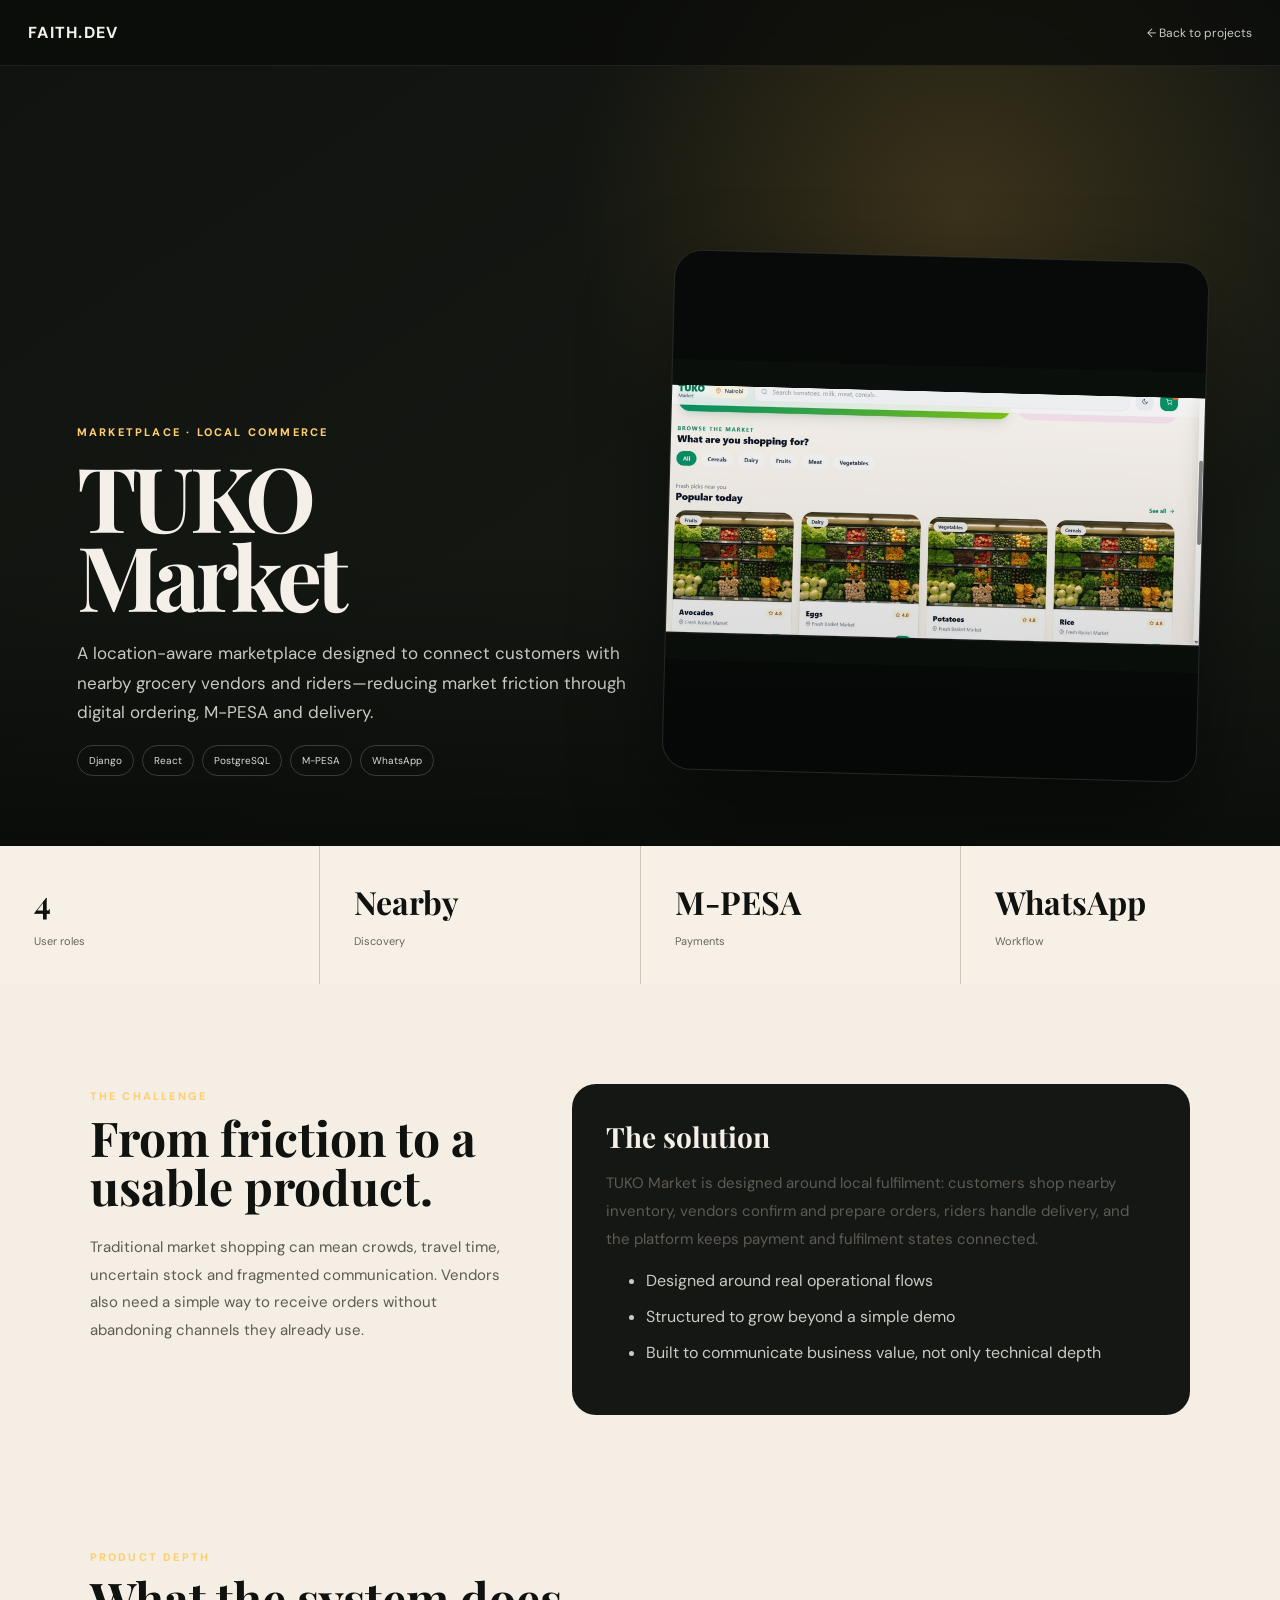
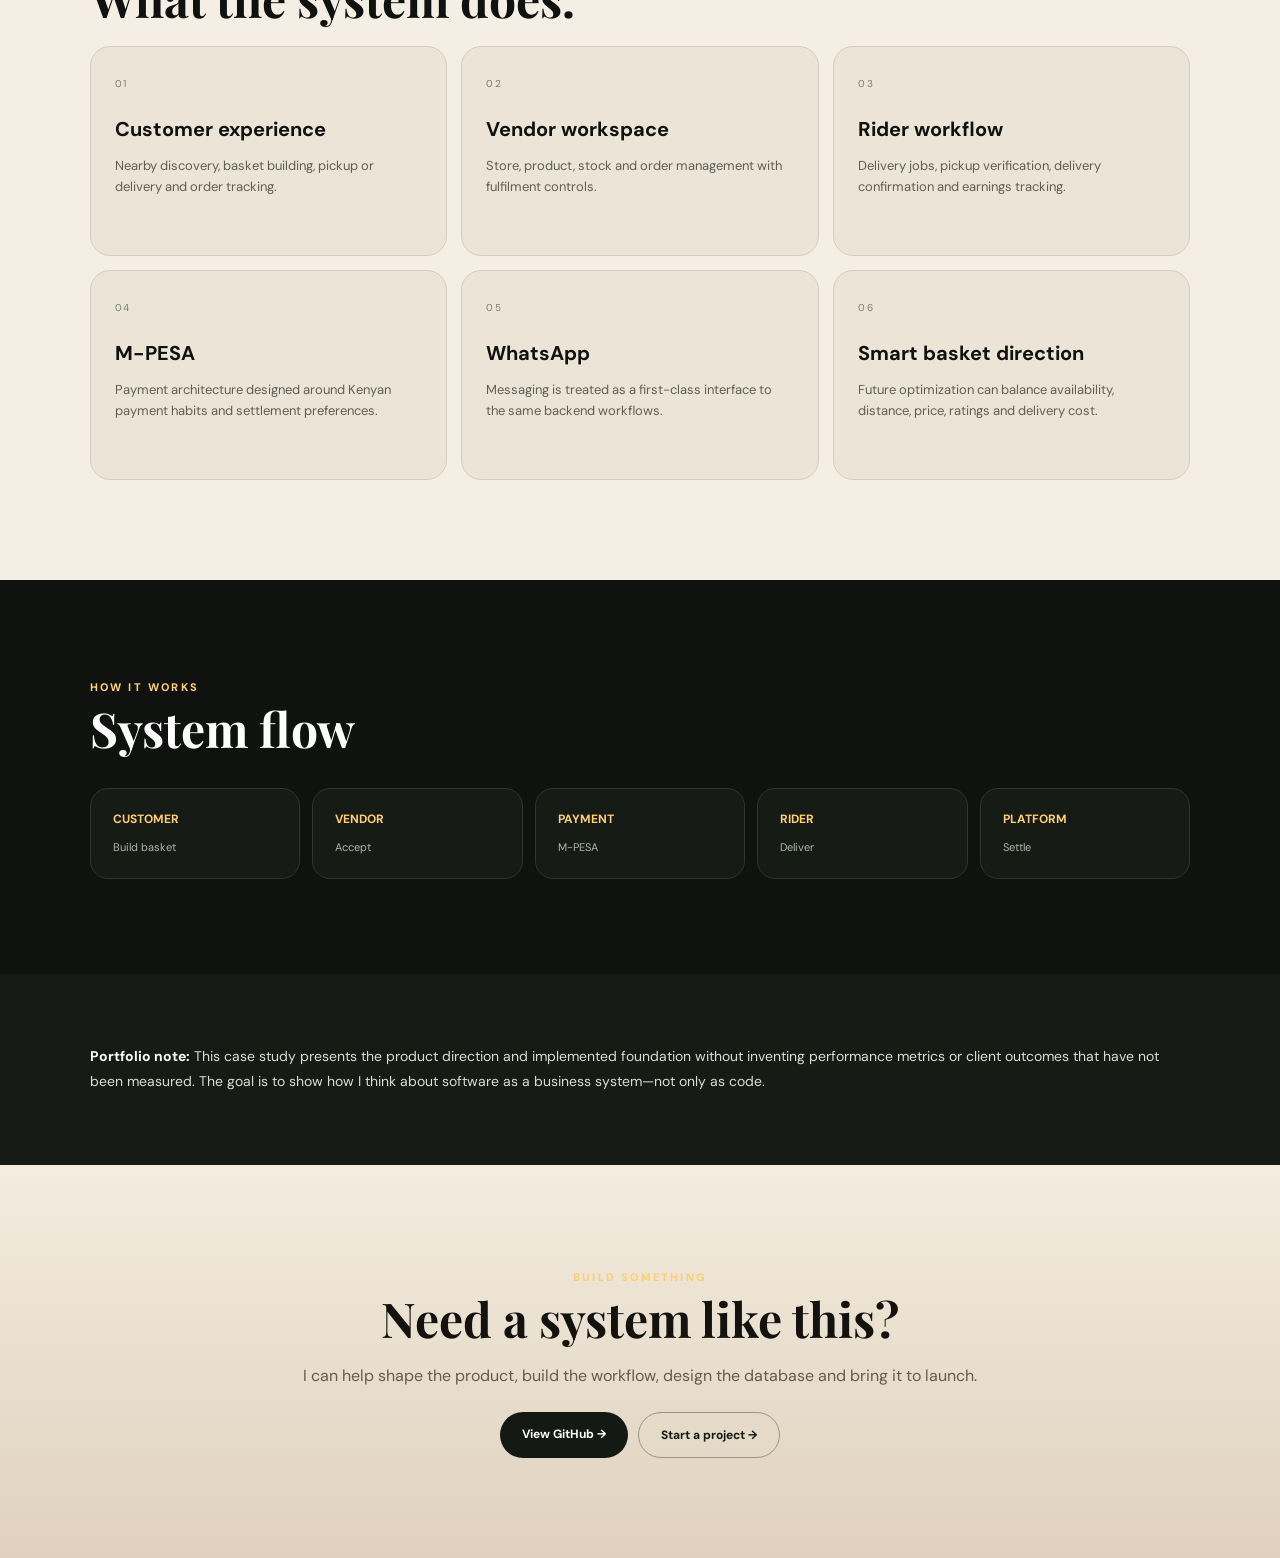
<file: cases/tuko.html>
<!doctype html><html lang="en"><head><meta charset="utf-8"><meta name="viewport" content="width=device-width,initial-scale=1"><title>TUKO Market — Faith.Dev</title><link rel="preconnect" href="https://fonts.googleapis.com"><link rel="preconnect" href="https://fonts.gstatic.com" crossorigin><link href="https://fonts.googleapis.com/css2?family=DM+Sans:wght@400;500;600;700&family=Playfair+Display:wght@600;700&display=swap" rel="stylesheet"><link rel="stylesheet" href="../case-study.css"><link rel="stylesheet" href="../assets/css/project-tuko.css"></head><body data-case="tuko" style="--accent:#ffcf6f;--glow:rgba(255,184,68,.17)"><nav class="case-nav"><a class="case-brand" href="../index.html">FAITH.DEV</a><a class="case-back" href="../index.html#projects">← Back to projects</a></nav><header class="case-hero"><div class="case-copy"><div class="case-kicker">MARKETPLACE · LOCAL COMMERCE</div><h1>TUKO<br>Market</h1><p>A location-aware marketplace designed to connect customers with nearby grocery vendors and riders—reducing market friction through digital ordering, M-PESA and delivery.</p><div class="hero-tags"><span>Django</span><span>React</span><span>PostgreSQL</span><span>M-PESA</span><span>WhatsApp</span></div></div><div class="hero-media" style="--image:url('../assets/projects/tuko-market.jpg')"></div></header><main class="case-body"><section class="metrics"><div class="metric"><b>4</b><span>User roles</span></div><div class="metric"><b>Nearby</b><span>Discovery</span></div><div class="metric"><b>M-PESA</b><span>Payments</span></div><div class="metric"><b>WhatsApp</b><span>Workflow</span></div></section><section class="story"><div><span class="case-kicker">THE CHALLENGE</span><h2>From friction to a usable product.</h2><p>Traditional market shopping can mean crowds, travel time, uncertain stock and fragmented communication. Vendors also need a simple way to receive orders without abandoning channels they already use.</p></div><div class="story-card"><h3>The solution</h3><p>TUKO Market is designed around local fulfilment: customers shop nearby inventory, vendors confirm and prepare orders, riders handle delivery, and the platform keeps payment and fulfilment states connected.</p><ul><li>Designed around real operational flows</li><li>Structured to grow beyond a simple demo</li><li>Built to communicate business value, not only technical depth</li></ul></div></section><section class="feature-section"><span class="case-kicker">PRODUCT DEPTH</span><h2>What the system does.</h2><div class="feature-grid"><div class="feature"><span class="num">01</span><h3>Customer experience</h3><p>Nearby discovery, basket building, pickup or delivery and order tracking.</p></div><div class="feature"><span class="num">02</span><h3>Vendor workspace</h3><p>Store, product, stock and order management with fulfilment controls.</p></div><div class="feature"><span class="num">03</span><h3>Rider workflow</h3><p>Delivery jobs, pickup verification, delivery confirmation and earnings tracking.</p></div><div class="feature"><span class="num">04</span><h3>M-PESA</h3><p>Payment architecture designed around Kenyan payment habits and settlement preferences.</p></div><div class="feature"><span class="num">05</span><h3>WhatsApp</h3><p>Messaging is treated as a first-class interface to the same backend workflows.</p></div><div class="feature"><span class="num">06</span><h3>Smart basket direction</h3><p>Future optimization can balance availability, distance, price, ratings and delivery cost.</p></div></div></section><section class="architecture"><span class="case-kicker">HOW IT WORKS</span><h2>System flow</h2><div class="flow"><div class="node"><b>CUSTOMER</b><span>Build basket</span></div><div class="node"><b>VENDOR</b><span>Accept</span></div><div class="node"><b>PAYMENT</b><span>M-PESA</span></div><div class="node"><b>RIDER</b><span>Deliver</span></div><div class="node"><b>PLATFORM</b><span>Settle</span></div></div></section><section class="build-note"><strong>Portfolio note:</strong> This case study presents the product direction and implemented foundation without inventing performance metrics or client outcomes that have not been measured. The goal is to show how I think about software as a business system—not only as code.</section><section class="next-cta"><span class="case-kicker">BUILD SOMETHING</span><h2>Need a system like this?</h2><p>I can help shape the product, build the workflow, design the database and bring it to launch.</p><div class="cta-row"><a class="cta" href="https://github.com/22koki/TUKO_Market" target="_blank" rel="noreferrer">View GitHub →</a><a class="cta alt" href="../index.html#contact">Start a project →</a></div></section></main></body></html>
</file>
<file: styles.css>
*{box-sizing:border-box}html{scroll-behavior:smooth}body{margin:0;font-family:"DM Sans",sans-serif;background:#f6f0e6;color:#14120f}.noise{position:fixed;inset:0;pointer-events:none;opacity:.035;z-index:100;background-image:url("data:image/svg+xml,%3Csvg viewBox='0 0 180 180' xmlns='http://www.w3.org/2000/svg'%3E%3Cfilter id='n'%3E%3CfeTurbulence type='fractalNoise' baseFrequency='.9' numOctaves='3' stitchTiles='stitch'/%3E%3C/filter%3E%3Crect width='100%25' height='100%25' filter='url(%23n)' opacity='.45'/%3E%3C/svg%3E")}.topbar{position:fixed;z-index:50;top:0;left:0;right:0;height:68px;display:flex;align-items:center;padding:0 28px 0 34px;background:linear-gradient(90deg,rgba(15,13,10,.94),rgba(28,23,17,.75));backdrop-filter:blur(20px);border-bottom:1px solid rgba(255,255,255,.08);color:#fff}.brand{color:#fff;text-decoration:none;font-weight:700;letter-spacing:.04em;display:grid;grid-template-columns:34px auto;grid-template-rows:24px 13px;align-items:center}.brand-mark{grid-row:1/3;width:26px;height:26px;border-radius:9px;background:linear-gradient(135deg,#d7ff73,#fff0c7);color:#111;display:grid;place-items:center;font-family:"Playfair Display";font-style:italic}.brand small{font-size:8px;letter-spacing:.16em;color:#b9b3aa}.topnav{display:flex;gap:26px;margin:auto}.topnav a,.rail a{color:#d8d2ca;text-decoration:none;font-size:13px}.topnav a:hover,.topnav .active{color:#dfff88}.top-actions{display:flex;gap:10px;align-items:center}.icon-btn,.work-btn{border:0;border-radius:999px;padding:11px 15px}.icon-btn{background:rgba(255,255,255,.1);color:#fff}.work-btn{background:#f4d7a6;color:#15120e;text-decoration:none;font-weight:700;font-size:12px}.rail{position:fixed;left:14px;top:90px;z-index:40;width:112px;padding:12px 10px;border-radius:18px;background:rgba(13,12,10,.8);backdrop-filter:blur(18px);border:1px solid rgba(255,255,255,.13);display:flex;flex-direction:column;gap:4px}.rail a{padding:11px 9px;border-radius:10px;display:flex;gap:8px}.rail a:hover{background:rgba(202,255,121,.1);color:#ddff9d}main{padding-top:0}.hero{min-height:690px;position:relative;overflow:hidden;color:#fff;background:linear-gradient(90deg,rgba(13,12,9,.98) 0%,rgba(18,16,12,.85) 38%,rgba(13,12,10,.25) 70%),url('https://images.unsplash.com/photo-1515879218367-8466d910aaa4?auto=format&fit=crop&w=2200&q=90') center/cover}.hero-overlay{position:absolute;inset:0;background:radial-gradient(circle at 70% 25%,rgba(255,188,90,.18),transparent 35%),linear-gradient(180deg,transparent 70%,rgba(9,8,7,.75))}.hero-copy{position:absolute;left:150px;top:145px;z-index:2;max-width:650px}.eyebrow,.kicker{font-size:11px;letter-spacing:.22em;font-weight:700}.eyebrow{color:#d7d0c6;border:1px solid rgba(255,255,255,.15);display:inline-block;padding:9px 12px;border-radius:999px;background:rgba(255,255,255,.05)}h1,h2,h3{margin-top:0}.hero h1{font-family:"Playfair Display",serif;font-size:69px;line-height:.94;margin:20px 0 18px;letter-spacing:-.035em}.hero h1 em,.contact h2 em{font-style:normal;color:#c8ef8d}.hero-copy p{color:#e4ddd3;line-height:1.7;font-size:15px}.hero-cta{display:flex;gap:12px;margin-top:24px}.btn{display:inline-flex;align-items:center;justify-content:center;text-decoration:none;border-radius:999px;padding:14px 24px;font-weight:700;font-size:13px}.btn.primary{background:linear-gradient(135deg,#ebff8a,#adf1ae);color:#15200f;box-shadow:0 0 30px rgba(188,255,123,.18)}.btn.ghost{border:1px solid rgba(255,255,255,.35);color:#fff;background:rgba(255,255,255,.05)}.proof-strip{display:flex;gap:22px;margin-top:27px;color:#c6c0b7;font-size:12px}.proof-strip span:first-child,.available{color:#c7ff9a}.hero-signature{position:absolute;z-index:2;left:51%;top:420px;font-size:12px;color:#e0d8ce}.signature{font-family:"Playfair Display";font-size:35px;font-style:italic;color:#edcc97;margin-bottom:10px}.hero-signature p{margin:7px 0}.hero-stats{position:absolute;z-index:2;right:55px;top:135px;width:190px;border:1px solid rgba(255,255,255,.16);border-radius:22px;padding:18px;background:rgba(21,19,15,.56);backdrop-filter:blur(14px)}.hero-stats div{display:flex;flex-direction:column;padding:13px 4px;border-bottom:1px solid rgba(255,255,255,.08)}.hero-stats div:last-child{border-bottom:0}.hero-stats b{font-size:24px;color:#e4ff9d}.hero-stats span{font-size:10px;color:#cfc9c0}.scroll-note{position:absolute;z-index:2;right:34px;bottom:30px;font-size:10px;letter-spacing:.18em;color:#e4ddd3}.section{padding:30px 28px 24px}.light-section{background:#f6f0e6}.section-head{display:flex;justify-content:space-between;align-items:end;margin-bottom:20px}.section-head h2{font-family:"Playfair Display";font-size:34px;margin:4px 0 0}.section-head a{font-size:12px;color:#14120f;text-decoration:none}.project-grid{display:grid;grid-template-columns:repeat(3,minmax(0,1fr));gap:18px}.project-card{min-height:390px;border-radius:20px;overflow:hidden;position:relative;background:#121612;color:#fff;padding:245px 18px 18px;display:flex;flex-direction:column;justify-content:flex-start;gap:10px;transition:.35s transform,.35s box-shadow;border:1px solid rgba(20,24,19,.12);box-shadow:0 8px 24px rgba(25,20,15,.08)}
.project-card:before{content:"";position:absolute;left:0;right:0;top:0;height:225px;background-color:#090c0a;background-image:var(--bg);background-repeat:no-repeat;background-position:center;background-size:contain;border-bottom:1px solid rgba(255,255,255,.09)}
.project-card:after{content:"";position:absolute;left:0;right:0;top:0;height:225px;pointer-events:none;box-shadow:inset 0 -22px 28px rgba(5,7,5,.12)}.project-card:hover{transform:translateY(-7px);box-shadow:0 18px 35px rgba(25,20,15,.2)}.project-card>span{position:relative;z-index:2;align-self:flex-start;background:#f5efdf;color:#17130f;border-radius:999px;padding:6px 9px;font-size:9px;font-weight:800}.project-card>div{position:relative;z-index:2}.project-card h3{font-family:"Playfair Display";font-size:24px;margin:2px 0 6px}.project-card p{font-size:12px;color:#d9ded7;line-height:1.5;margin:0 0 8px}.project-card small{display:block;font-size:10px;color:#cdf598;line-height:1.45}.dashboard{display:grid;grid-template-columns:1.15fr 1.05fr 1.05fr .8fr;gap:1px;background:#2b2923;padding:1px}.panel{background:#121412;color:white;padding:24px;min-height:300px}.panel-title{display:flex;justify-content:space-between;margin-bottom:18px}.panel-title span{font-family:"Playfair Display";font-size:22px}.panel-title small{display:block;color:#9faaa1;margin-top:4px}.mini-grid{display:grid;grid-template-columns:repeat(2,1fr);gap:10px}.mini-grid div{border:1px solid #2d332e;border-radius:13px;padding:16px;background:linear-gradient(145deg,#191c19,#111310)}.mini-grid b{display:block;font-size:12px}.mini-grid small{display:block;font-size:10px;color:#8d968f;margin-top:7px}.skill-cloud{display:grid;grid-template-columns:repeat(4,1fr);gap:8px}.skill-cloud span{background:#1b201c;border:1px solid #2b332c;padding:13px 8px;border-radius:10px;text-align:center;font-size:10px}.social-row{display:flex;gap:8px;flex-wrap:wrap}.social-row span,.marketing-tags span{padding:7px 10px;border-radius:999px;background:#1a1f1b;border:1px solid #30372f;font-size:9px}.growth-graph{height:105px;display:flex;align-items:flex-end;gap:7px;margin:20px 0;border-bottom:1px solid #394038;background:linear-gradient(180deg,transparent,rgba(186,255,117,.04))}.growth-graph i{flex:1;height:var(--h);background:linear-gradient(#ceff81,#58b686);border-radius:6px 6px 0 0;box-shadow:0 0 20px rgba(189,255,125,.13)}.marketing-tags{display:flex;gap:6px;flex-wrap:wrap}.availability-card{background:radial-gradient(circle at 50% 5%,rgba(121,255,173,.22),transparent 35%),#102117}.availability-card .badge{display:inline-block;padding:7px 12px;border-radius:999px;background:#b8ff82;color:#113015;font-size:10px;font-weight:800}.availability-card h3{font-family:"Playfair Display";font-size:26px;margin:18px 0}.availability-card p{font-size:11px;color:#c8d7ca}.availability-card .btn{margin-top:16px}.process{display:grid;grid-template-columns:250px 1fr;gap:30px;padding:36px 40px;background:linear-gradient(90deg,#f6f0e6,#eadcc8)}.process h2{font-family:"Playfair Display";font-size:30px;margin:7px 0}.process ol{list-style:none;padding:0;margin:0;display:grid;grid-template-columns:repeat(7,1fr);gap:12px}.process li{border-left:1px solid #c6bdaF;padding-left:12px}.process li b{font-size:11px;display:block}.process li span{font-size:9px;color:#645e56}.about{min-height:520px;display:grid;grid-template-columns:1fr 1fr;background:#0d110e;color:#fff}.about-image{background:url('https://images.unsplash.com/photo-1498050108023-c5249f4df085?auto=format&fit=crop&w=1600&q=90') center/cover}.about-copy{display:flex;flex-direction:column;justify-content:center;padding:70px}.about-copy h2{font-family:"Playfair Display";font-size:48px;line-height:1.05;margin:12px 0}.about-copy p{color:#bfc6c0;line-height:1.75;max-width:650px}.about-copy .btn{align-self:flex-start;margin-top:10px}.contact{text-align:center;padding:100px 20px;background:linear-gradient(180deg,#f6f0e6,#e7d6bd)}.contact h2{font-family:"Playfair Display";font-size:64px;line-height:1;margin:15px 0 32px}.contact h2 em{color:#4f7039}.contact-options{display:flex;justify-content:center;gap:12px}.contact-options a{padding:14px 22px;border-radius:999px;border:1px solid #aa9d89;text-decoration:none;color:#15120e;font-weight:700;font-size:12px}body.dark{background:#0d100e;color:#f3efe7}body.dark .light-section{background:#10130f}body.dark .section-head a{color:#fff}body.dark .process{background:linear-gradient(90deg,#11140f,#1a1d17)}body.dark .contact{background:linear-gradient(180deg,#0e100d,#171a14)}body.dark .contact-options a{color:#fff;border-color:#4a5047}@media(max-width:1100px){.rail{display:none}.hero-copy{left:50px}.project-grid{grid-template-columns:repeat(2,minmax(0,1fr))}.dashboard{grid-template-columns:1fr 1fr}.process{grid-template-columns:1fr}.process ol{grid-template-columns:repeat(4,1fr)}}@media(max-width:760px){.topbar{height:62px;padding:0 14px}.topnav{display:none}.work-btn{display:none}.hero{min-height:760px}.hero-copy{left:24px;right:24px;top:125px}.hero h1{font-size:48px}.hero-signature{left:25px;top:500px}.hero-stats{top:auto;right:20px;bottom:42px;width:170px}.proof-strip{flex-wrap:wrap}.section{padding:24px 16px}.project-grid{grid-template-columns:1fr}.dashboard{grid-template-columns:1fr}.process{padding:30px 20px}.process ol{grid-template-columns:1fr 1fr}.about{grid-template-columns:1fr}.about-image{min-height:300px}.about-copy{padding:45px 25px}.about-copy h2{font-size:38px}.contact h2{font-size:48px}.contact-options{flex-direction:column;max-width:260px;margin:auto}}
.section-intro{max-width:720px;color:#6c645a;font-size:13px;line-height:1.6;margin:8px 0 0}
.project-toolbar{display:flex;gap:8px;flex-wrap:wrap;margin:0 0 18px}
.filter-btn,.mode-btn,.case-btn{font:inherit}
.filter-btn{border:1px solid #cabfae;background:transparent;color:#332e28;border-radius:999px;padding:8px 13px;font-size:11px;cursor:pointer}
.filter-btn.active,.filter-btn:hover{background:#1a1d17;color:#dfff9a;border-color:#1a1d17}
.project-card{cursor:pointer}
.project-card.hidden{display:none}
.case-btn{margin-top:12px;border:1px solid rgba(255,255,255,.25);background:rgba(255,255,255,.08);color:#fff;border-radius:999px;padding:8px 11px;font-size:10px;cursor:pointer}
.mode-switch{display:flex;background:rgba(255,255,255,.07);border:1px solid rgba(255,255,255,.1);border-radius:999px;padding:3px}
.mode-btn{border:0;background:transparent;color:#aaa39a;padding:7px 10px;border-radius:999px;font-size:10px;cursor:pointer}
.mode-btn.active{background:#dfff9a;color:#182015}
body[data-mode="recruiter"] .marketing-panel{opacity:.55}
body[data-mode="recruiter"] .project-card[data-category~="marketing"]{order:20}
body[data-mode="recruiter"] .about-copy:before{content:"RECRUITER MODE";display:inline-block;color:#bdf58e;font-size:10px;letter-spacing:.18em;margin-bottom:10px}
body[data-mode="client"] .about-copy:before{content:"CLIENT MODE";display:inline-block;color:#bdf58e;font-size:10px;letter-spacing:.18em;margin-bottom:10px}
.project-modal,.command-palette{position:fixed;inset:0;z-index:120;display:none}
.project-modal.open,.command-palette.open{display:block}
.modal-backdrop,.command-backdrop{position:absolute;inset:0;background:rgba(4,5,4,.74);backdrop-filter:blur(12px)}
.modal-card{position:relative;z-index:2;width:min(860px,calc(100% - 34px));max-height:88vh;overflow:auto;margin:6vh auto;background:linear-gradient(160deg,#f8f2e9,#eadfcf);color:#15120e;border-radius:26px;padding:34px;box-shadow:0 30px 100px rgba(0,0,0,.45)}
.modal-close{position:absolute;right:20px;top:16px;border:0;background:transparent;font-size:32px;cursor:pointer;color:#322b24}
.modal-type{font-size:10px;letter-spacing:.18em;font-weight:800;color:#557238}
.modal-card h2{font-family:"Playfair Display";font-size:44px;line-height:1;margin:10px 0 12px}
.modal-summary{font-size:15px;line-height:1.7;color:#5a534b}
.modal-columns{display:grid;grid-template-columns:1.2fr 1fr;gap:28px;margin:28px 0}
.modal-columns h4{font-size:11px;letter-spacing:.14em;margin:0 0 9px}
.modal-columns p{font-size:13px;line-height:1.6;color:#625a51}
.modal-stack{display:flex;gap:7px;flex-wrap:wrap}
.modal-stack span{font-size:10px;border:1px solid #c9bda9;border-radius:999px;padding:7px 9px}
.modal-highlights{display:grid;grid-template-columns:repeat(3,1fr);gap:10px}
.modal-highlights div{background:#171914;color:#fff;padding:15px;border-radius:14px;font-size:11px;line-height:1.5}
.modal-actions{display:flex;gap:10px;margin-top:26px}
.modal-contact{border:1px solid #aa9d89;color:#19150f}
.command-box{position:relative;z-index:2;width:min(650px,calc(100% - 34px));margin:12vh auto;background:#10130f;border:1px solid #30362e;border-radius:22px;padding:18px;color:#fff;box-shadow:0 30px 100px rgba(0,0,0,.55)}
.command-head{display:flex;justify-content:space-between;font-size:11px;letter-spacing:.13em;color:#bfc8bb;margin-bottom:12px}
.command-head span{font-size:9px;color:#697267}
#commandInput{width:100%;border:1px solid #333a31;background:#181c17;color:#fff;border-radius:13px;padding:15px 16px;outline:none;font:inherit}
.command-list{display:grid;gap:6px;margin-top:12px}
.command-list button{border:0;background:transparent;color:#d9e0d6;text-align:left;padding:12px;border-radius:10px;cursor:pointer;font:inherit}
.command-list button:hover{background:#20251e;color:#dfff9a}
.reveal{opacity:0;transform:translateY(26px);transition:opacity .7s ease,transform .7s ease}
.reveal.visible{opacity:1;transform:none}
body.dark .section-intro{color:#aaa69f}
body.dark .filter-btn{border-color:#454a43;color:#ddd}
body.dark .filter-btn.active,body.dark .filter-btn:hover{background:#dfff9a;color:#162013}
@media(max-width:900px){.mode-switch{display:none}.modal-columns,.modal-highlights{grid-template-columns:1fr}.modal-card h2{font-size:35px}}

.contact-launch{position:relative;overflow:hidden;text-align:left;padding:0;background:linear-gradient(125deg,#090c09 0%,#111610 48%,#17140f 100%);color:#fff}
.contact-launch:before{content:"";position:absolute;inset:0;background:linear-gradient(90deg,rgba(7,10,7,.98),rgba(8,11,8,.88) 46%,rgba(7,9,7,.72)),url('https://images.unsplash.com/photo-1498050108023-c5249f4df085?auto=format&fit=crop&w=2200&q=85') center/cover;opacity:.34}
.contact-glow{position:absolute;width:520px;height:520px;border-radius:50%;right:7%;top:-210px;background:radial-gradient(circle,rgba(198,255,120,.17),rgba(100,255,180,.05) 40%,transparent 70%);filter:blur(8px)}
.contact-shell{position:relative;z-index:2;display:grid;grid-template-columns:1.2fr .8fr;gap:60px;align-items:center;max-width:1320px;margin:auto;padding:100px 6vw 80px}
.contact-main h2{font-size:clamp(52px,6vw,88px);margin:13px 0 22px;letter-spacing:-.045em}
.contact-main h2 em{background:linear-gradient(90deg,#e6ff94,#92e8aa);-webkit-background-clip:text;background-clip:text;color:transparent}
.contact-lead{max-width:650px;color:#b8c0b6;line-height:1.75;font-size:15px}
.build-picker{margin:32px 0 26px}.picker-label{display:block;font-size:9px;letter-spacing:.2em;color:#7f8b7c;margin-bottom:12px}
.build-options{display:flex;gap:8px;flex-wrap:wrap}
.build-options button{border:1px solid #343b32;background:rgba(255,255,255,.035);color:#d5dbd2;border-radius:999px;padding:10px 13px;font:inherit;font-size:10px;cursor:pointer;transition:.25s}
.build-options button:hover,.build-options button.active{background:#dfff94;color:#13200f;border-color:#dfff94;box-shadow:0 0 22px rgba(213,255,137,.16)}
.contact-launch .contact-options{justify-content:flex-start;flex-wrap:wrap}
.contact-launch .contact-options a{color:#dbe0d8;border-color:#3a4138;background:rgba(255,255,255,.025)}
.contact-launch .contact-options .contact-primary{background:linear-gradient(135deg,#e8ff91,#9fe9ad);color:#12200f;border:0}
.contact-console{position:relative;background:rgba(9,12,9,.82);border:1px solid #30382e;border-radius:22px;box-shadow:0 30px 80px rgba(0,0,0,.42),inset 0 1px rgba(255,255,255,.05);backdrop-filter:blur(18px);overflow:hidden}
.console-top{height:48px;border-bottom:1px solid #282e27;display:flex;align-items:center;justify-content:space-between;padding:0 16px;color:#6f786d}
.console-top>span{display:flex;gap:6px}.console-top i{display:block;width:7px;height:7px;border-radius:50%;background:#4a5148}.console-top i:first-child{background:#dfff94}.console-top small{font-family:monospace;font-size:9px}
.console-body{padding:24px 25px 28px;font-family:monospace;font-size:11px;line-height:1.65;min-height:335px}
.console-body p{margin:5px 0}.console-body b{color:#dfff94}.console-output{color:#899286;padding:0 0 12px 14px}.console-output.status-live{color:#a9f28c}.terminal-cursor span{color:#dfff94;animation:blink 1s steps(1) infinite}
.console-footer{border-top:1px solid #282e27;padding:12px 16px;display:flex;justify-content:space-between;color:#657062;font-size:8px;letter-spacing:.15em}
.contact-marquee{position:relative;z-index:2;overflow:hidden;border-top:1px solid rgba(255,255,255,.08);border-bottom:1px solid rgba(255,255,255,.08);padding:13px 0;color:#5f695d;font-size:10px;letter-spacing:.22em;white-space:nowrap}
.contact-marquee div{width:max-content;animation:marquee 22s linear infinite}
.site-footer{position:relative;z-index:2;max-width:1320px;margin:auto;padding:24px 6vw 30px;display:grid;grid-template-columns:1fr 1fr 1fr;align-items:center;color:#8f978c;font-size:10px}
.site-footer span{font-weight:800;color:#fff;letter-spacing:.12em}.site-footer small{text-align:center}.site-footer a{text-align:right;color:#b8c1b4;text-decoration:none}
@keyframes blink{50%{opacity:0}}@keyframes marquee{to{transform:translateX(-50%)}}
@media(max-width:900px){.contact-shell{grid-template-columns:1fr;gap:35px}.contact-console{max-width:650px}.site-footer{grid-template-columns:1fr;gap:12px;text-align:center}.site-footer small,.site-footer a{text-align:center}}

.project-status{position:absolute!important;z-index:4!important;right:13px;top:13px!important;left:auto!important;background:rgba(12,15,12,.82)!important;color:#dfff94!important;border:1px solid rgba(220,255,148,.35)!important;backdrop-filter:blur(8px);letter-spacing:.08em}
.problem-shop{padding:95px 6vw;background:#ece3d5;color:#15130f}.problem-head{max-width:820px}.problem-head h2,.constellation h2,.recruiter-brief h2{font-family:"Playfair Display";font-size:clamp(38px,4vw,58px);line-height:1.03;margin:10px 0}.problem-head p,.constellation-copy p,.recruiter-brief p{color:#686158;line-height:1.7}
.problem-grid{display:grid;grid-template-columns:repeat(3,1fr);gap:12px;margin:36px 0 14px}.problem-grid button{text-align:left;min-height:160px;border:1px solid #d0c3b1;background:#f5eee4;border-radius:18px;padding:20px;cursor:pointer;color:#17140f;transition:.3s}.problem-grid button:hover,.problem-grid button.active{background:#151914;color:#fff;transform:translateY(-4px);border-color:#151914}.problem-grid span{display:block;font-size:9px;color:#78905a;letter-spacing:.15em}.problem-grid b{display:block;font-family:"Playfair Display";font-size:20px;line-height:1.25;margin:18px 0}.problem-grid small{font-size:10px;color:#777067}.problem-grid button.active small,.problem-grid button:hover small{color:#c9ff91}
.solution-panel{display:grid;grid-template-columns:180px 1.2fr 1.6fr auto;gap:20px;align-items:center;background:#111510;color:#fff;border-radius:18px;padding:22px 24px}.solution-panel>span{font-size:9px;letter-spacing:.15em;color:#a9f482}.solution-panel h3{margin:0;font-size:18px}.solution-panel p{margin:0;color:#99a096;font-size:11px;line-height:1.55}.solution-panel a{color:#dfff94;text-decoration:none;font-size:11px;font-weight:700}.solution-panel #solutionTags{display:none}
.constellation{min-height:560px;padding:85px 6vw;display:grid;grid-template-columns:.72fr 1.28fr;align-items:center;gap:70px;background:radial-gradient(circle at 72% 50%,rgba(191,255,116,.08),transparent 35%),#0e120e;color:#fff}.constellation-copy p{color:#90998d;max-width:440px}.constellation-copy button{margin-top:15px;border:1px solid #343b32;background:transparent;color:#cdd4ca;border-radius:999px;padding:10px 15px;cursor:pointer}.tech-orbit{position:relative;min-height:400px;border:1px solid #283027;border-radius:50%;display:grid;place-items:center;background:radial-gradient(circle,rgba(200,255,126,.08),transparent 45%)}.tech-orbit:before,.tech-orbit:after{content:"";position:absolute;border:1px solid #252c24;border-radius:50%}.tech-orbit:before{inset:55px}.tech-orbit:after{inset:115px}.orbit-core{z-index:2;width:145px;height:145px;border-radius:50%;display:grid;place-content:center;text-align:center;background:#dfff94;color:#14200f;box-shadow:0 0 60px rgba(210,255,135,.14)}.orbit-core b{font-size:15px}.orbit-core small{font-size:8px;margin-top:5px}.tech-orbit button{position:absolute;z-index:3;border:1px solid #384037;background:#171c16;color:#cbd3c7;border-radius:999px;padding:10px 14px;font-size:10px;cursor:pointer;transition:.25s}.tech-orbit button.active{background:#dfff94;color:#13200f;box-shadow:0 0 25px rgba(210,255,135,.25)}.tech-orbit button:nth-of-type(1){top:5%;left:44%}.tech-orbit button:nth-of-type(2){top:17%;right:10%}.tech-orbit button:nth-of-type(3){top:47%;right:0}.tech-orbit button:nth-of-type(4){bottom:15%;right:12%}.tech-orbit button:nth-of-type(5){bottom:2%;left:43%}.tech-orbit button:nth-of-type(6){bottom:15%;left:9%}.tech-orbit button:nth-of-type(7){top:47%;left:0}.tech-orbit button:nth-of-type(8){top:17%;left:11%}.tech-orbit button:nth-of-type(9){top:31%;right:27%}.tech-orbit button:nth-of-type(10){bottom:29%;left:25%}.project-card.tech-muted{opacity:.18;filter:grayscale(.8);transform:scale(.97)}
.recruiter-brief{display:none;padding:70px 6vw;background:#e9dfd0;color:#15130f;grid-template-columns:1fr 1fr auto;gap:40px;align-items:center}.recruiter-facts{display:grid;grid-template-columns:1fr 1fr;gap:10px}.recruiter-facts span{border:1px solid #cbbdab;border-radius:14px;padding:15px;font-size:10px}.recruiter-facts b{display:block;font-size:9px;color:#738459;text-transform:uppercase;letter-spacing:.12em;margin-bottom:6px}.recruiter-actions{display:flex;flex-direction:column;gap:8px}.recruiter-actions a{padding:12px 16px;border-radius:999px;text-decoration:none;background:#151914;color:#fff;font-size:10px;text-align:center}body[data-mode="recruiter"] .recruiter-brief{display:grid}body[data-mode="recruiter"] .problem-shop{display:none}
.project-form{max-width:690px;margin:28px 0 22px;display:grid;gap:12px}.form-row{display:grid;grid-template-columns:1fr 1fr;gap:10px}.project-form label{display:grid;gap:7px;color:#7e897b;font-size:9px;letter-spacing:.1em;text-transform:uppercase}.project-form input,.project-form select,.project-form textarea{width:100%;border:1px solid #343b32;background:rgba(8,11,8,.72);color:#e7ece4;border-radius:12px;padding:12px 13px;font:inherit;font-size:11px;outline:none}.project-form textarea{resize:vertical}.project-form input:focus,.project-form select:focus,.project-form textarea:focus{border-color:#bfe98a;box-shadow:0 0 0 3px rgba(191,233,138,.06)}.project-form button{justify-self:start;border:0;border-radius:999px;padding:13px 18px;background:#dfff94;color:#14200f;font-weight:800;cursor:pointer}.project-form>small{color:#626d60;font-size:9px}
body.dark .problem-shop{background:#121510;color:#fff}body.dark .problem-head p{color:#9da397}body.dark .problem-grid button{background:#171a15;border-color:#2e342c;color:#fff}body.dark .solution-panel{border:1px solid #2c332a}
@media(max-width:1000px){.problem-grid{grid-template-columns:1fr 1fr}.solution-panel{grid-template-columns:1fr}.constellation{grid-template-columns:1fr}.recruiter-brief{grid-template-columns:1fr}.tech-orbit{min-height:430px}}@media(max-width:600px){.problem-grid,.form-row,.recruiter-facts{grid-template-columns:1fr}.problem-shop,.constellation{padding-left:20px;padding-right:20px}.tech-orbit{min-height:360px}.tech-orbit button{font-size:8px;padding:7px 9px}}

@media(max-width:600px){.project-card{min-height:360px;padding-top:200px}.project-card:before,.project-card:after{height:180px}}

/* === Slide-out navigation === */
.menu-toggle{width:46px;height:46px;border:1px solid rgba(255,255,255,.14);border-radius:14px;background:rgba(14,18,14,.72);display:inline-flex;flex-direction:column;justify-content:center;align-items:center;gap:5px;cursor:pointer;transition:.25s transform,.25s border-color}
.menu-toggle:hover{transform:translateY(-2px);border-color:rgba(213,255,128,.65)}
.menu-toggle span{display:block;width:18px;height:1.5px;background:#f3efe7;border-radius:99px;transition:.3s}
.menu-backdrop{position:fixed;inset:0;z-index:90;background:rgba(0,0,0,.54);backdrop-filter:blur(5px);opacity:0;pointer-events:none;transition:.3s}
.menu-backdrop.open{opacity:1;pointer-events:auto}
.rail{position:fixed;z-index:100;top:0;left:0;height:100dvh;width:min(390px,88vw);padding:24px;background:linear-gradient(180deg,#0d120e 0%,#151b14 100%);border-right:1px solid rgba(255,255,255,.08);box-shadow:30px 0 80px rgba(0,0,0,.38);display:flex;flex-direction:column;gap:4px;transform:translateX(-105%);transition:transform .38s cubic-bezier(.22,.75,.22,1)}
.rail.open{transform:translateX(0)}
.rail-head{display:flex;justify-content:space-between;align-items:center;padding:4px 0 28px;border-bottom:1px solid rgba(255,255,255,.08);margin-bottom:12px}
.rail-head>span{font-size:10px;letter-spacing:.24em;color:#dfff94;font-weight:800}
.rail-head button{width:40px;height:40px;border-radius:50%;border:1px solid rgba(255,255,255,.14);background:transparent;color:#fff;font-size:26px;cursor:pointer}
.rail a{display:grid;grid-template-columns:44px 1fr;align-items:center;gap:8px;text-decoration:none;color:#f3efe7;padding:16px 8px;border-bottom:1px solid rgba(255,255,255,.055);font-family:"Playfair Display",serif;font-size:26px;transition:.25s padding-left,.25s color}
.rail a b{font-family:"DM Sans";font-size:9px;letter-spacing:.16em;color:#798274}
.rail a:hover{padding-left:16px;color:#dfff94}
.rail-foot{margin-top:auto;padding-top:20px;border-top:1px solid rgba(255,255,255,.08);display:flex;flex-direction:column;gap:5px}
.rail-foot small{font-weight:800;letter-spacing:.12em}.rail-foot span{font-size:9px;color:#8f998c;letter-spacing:.18em}
body.menu-open{overflow:hidden}

/* === Growth Lab === */
.growth-lab{grid-column:span 2;background:radial-gradient(circle at 85% 20%,rgba(203,255,124,.12),transparent 30%),linear-gradient(145deg,#10150f,#171d15)!important;position:relative;overflow:hidden}
.growth-lab:after{content:"";position:absolute;right:-110px;bottom:-160px;width:380px;height:380px;border:1px solid rgba(223,255,148,.12);border-radius:50%;box-shadow:0 0 0 45px rgba(223,255,148,.025),0 0 0 90px rgba(223,255,148,.02);pointer-events:none}
.marketing-title{position:relative;z-index:2;align-items:flex-start}
.marketing-title em{font-style:normal;font-size:9px;letter-spacing:.16em;color:#9aa694;border:1px solid rgba(255,255,255,.1);padding:8px 10px;border-radius:999px}
.marketing-intro{position:relative;z-index:2;display:grid;grid-template-columns:1.05fr .95fr;gap:28px;align-items:end;margin:28px 0 26px}
.marketing-intro h3{font-family:"Playfair Display";font-size:clamp(34px,4vw,58px);line-height:.95;margin:0;color:#f5f1e8}
.marketing-intro h3 i{font-weight:600;color:#dfff94}
.marketing-intro p{margin:0;color:#b7c0b3;font-size:13px;line-height:1.75}
.growth-services{position:relative;z-index:2;display:grid;grid-template-columns:repeat(4,1fr);gap:10px}
.growth-services article{min-height:185px;border:1px solid rgba(255,255,255,.08);border-radius:17px;padding:17px;background:rgba(255,255,255,.025)}
.growth-services article>span{font-size:9px;color:#dfff94;letter-spacing:.14em}.growth-services b{display:block;font-size:14px;margin:26px 0 9px}.growth-services p{font-size:11px;line-height:1.55;color:#98a394;margin:0}
.marketing-system{position:relative;z-index:2;display:grid;grid-template-columns:.8fr .9fr 1.3fr;gap:10px;margin-top:12px}
.marketing-system>div{border:1px solid rgba(255,255,255,.08);border-radius:17px;padding:16px;background:rgba(255,255,255,.02)}
.marketing-system small{display:block;font-size:8px;letter-spacing:.18em;color:#dfff94;margin-bottom:12px}
.marketing-system span{display:inline-block;font-size:9px;padding:7px 8px;border:1px solid rgba(255,255,255,.08);border-radius:999px;margin:0 4px 5px 0;color:#d2d8cf}
.marketing-bridge strong{display:block;font-family:"Playfair Display";font-size:21px;line-height:1.1;max-width:380px;margin-bottom:14px}
.marketing-bridge a{font-size:10px;text-decoration:none;color:#dfff94;font-weight:800}
.form-row.single{grid-template-columns:1fr}

@media(max-width:1100px){.growth-lab{grid-column:1/-1}.growth-services{grid-template-columns:1fr 1fr}.marketing-system{grid-template-columns:1fr 1fr}.marketing-bridge{grid-column:1/-1}}
@media(max-width:720px){.topnav{display:none}.mode-switch{display:none}.growth-services,.marketing-system,.marketing-intro{grid-template-columns:1fr}.growth-lab{grid-column:auto}.marketing-title em{display:none}.rail a{font-size:23px}}

/* === Tech globe upgrade === */
.constellation{min-height:620px}
.tech-orbit{min-height:500px;aspect-ratio:1/1;max-width:620px;width:100%;justify-self:center;overflow:hidden;background:
radial-gradient(circle at 50% 50%,rgba(203,255,124,.09),transparent 32%),
radial-gradient(circle at 50% 50%,rgba(72,121,255,.05),transparent 52%)}
.tech-orbit:before,.tech-orbit:after{display:none}
.orbit-track{position:absolute;inset:7%;border:1px solid rgba(207,255,121,.15);border-radius:50%;animation:orbitSpin 26s linear infinite;transform-origin:center}
.orbit-track:before,.orbit-track:after{content:"";position:absolute;border:1px solid rgba(255,255,255,.055);border-radius:50%;inset:14%}
.orbit-track:after{inset:29%;border-style:dashed}
.orbit-track button{position:absolute;left:50%;top:50%;z-index:5;transform:rotate(var(--a)) translateX(225px) rotate(calc(var(--a) * -1));transform-origin:0 0;border:0;background:transparent;padding:0;cursor:pointer}
.orbit-track button span{display:block;min-width:max-content;border:1px solid #384037;background:rgba(20,27,19,.92);color:#d4ddd0;border-radius:999px;padding:10px 14px;font-size:10px;box-shadow:0 7px 24px rgba(0,0,0,.22);animation:orbitCounter 26s linear infinite;transition:.25s}
.orbit-track button:hover span,.orbit-track button.active span{background:#dfff94;color:#13200f;box-shadow:0 0 26px rgba(210,255,135,.28)}
.tech-orbit:hover .orbit-track,.tech-orbit:hover .orbit-track button span{animation-play-state:paused}
.orbit-core{width:230px;height:230px;background:transparent;box-shadow:none;z-index:4}
.globe-shell{position:relative;width:230px;height:230px;border-radius:50%;display:grid;place-items:center;background:
radial-gradient(circle at 35% 30%,rgba(223,255,148,.32),transparent 12%),
radial-gradient(circle at 62% 68%,rgba(63,127,255,.22),transparent 18%),
radial-gradient(circle at center,#223023 0,#111812 66%,#080c09 100%);
border:1px solid rgba(217,255,154,.32);box-shadow:0 0 80px rgba(162,255,112,.15),inset -22px -18px 45px rgba(0,0,0,.45);overflow:hidden;animation:globeBreathe 5s ease-in-out infinite}
.globe-shell:before{content:"";position:absolute;inset:0;border-radius:50%;background:
repeating-linear-gradient(90deg,transparent 0 21px,rgba(223,255,148,.045) 22px 23px),
repeating-linear-gradient(0deg,transparent 0 21px,rgba(223,255,148,.04) 22px 23px);mask-image:radial-gradient(circle,#000 58%,transparent 72%);animation:globeDrift 14s linear infinite}
.globe-shell:after{content:"";position:absolute;width:55%;height:130%;left:34%;top:-15%;border-radius:50%;border:1px solid rgba(222,255,148,.16);transform:rotate(22deg)}
.globe-ring{position:absolute;inset:20px;border:1px solid rgba(221,255,151,.18);border-radius:50%;pointer-events:none}
.ring-a{transform:rotateX(68deg)}.ring-b{transform:rotateY(68deg)}.ring-c{transform:rotate(48deg) scaleY(.48)}
.core-copy{position:relative;z-index:5;text-align:center;text-shadow:0 2px 18px #000}.core-copy b{display:block;color:#efffd0;font-size:18px;letter-spacing:.08em}.core-copy small{display:block;color:#9db78d;font-size:8px;letter-spacing:.14em;margin-top:6px}
.float-tech{position:absolute;z-index:4;font:700 10px/1 "DM Sans";color:#dfff94;border:1px solid rgba(223,255,148,.18);background:rgba(5,10,7,.68);padding:6px 7px;border-radius:8px;backdrop-filter:blur(6px);box-shadow:0 0 18px rgba(213,255,128,.08)}
.f1{left:32px;top:56px;animation:floatInside 4.8s ease-in-out infinite}.f2{right:30px;top:72px;animation:floatInside 5.4s ease-in-out .7s infinite}.f3{left:48px;bottom:42px;animation:floatInside 4.2s ease-in-out 1.2s infinite}.f4{right:48px;bottom:48px;animation:floatInside 5s ease-in-out .3s infinite}.f5{left:96px;top:30px;animation:floatInside 4.6s ease-in-out 1.6s infinite}
.orbit-pulse{position:absolute;border-radius:50%;border:1px solid rgba(223,255,148,.08);pointer-events:none;animation:pulseOrbit 5s ease-out infinite}.pulse-one{inset:22%}.pulse-two{inset:13%;animation-delay:2.4s}
.orbit-caption{position:absolute;bottom:22px;left:50%;transform:translateX(-50%);display:flex;gap:10px;align-items:center;white-space:nowrap}.orbit-caption span{font-size:8px;letter-spacing:.18em;color:#dfff94}.orbit-caption small{font-size:8px;color:#7f8b7c}
@keyframes orbitSpin{to{transform:rotate(360deg)}}@keyframes orbitCounter{to{transform:rotate(-360deg)}}@keyframes globeDrift{to{transform:translateX(22px)}}@keyframes globeBreathe{50%{box-shadow:0 0 105px rgba(162,255,112,.23),inset -22px -18px 45px rgba(0,0,0,.45)}}@keyframes floatInside{50%{transform:translateY(-9px) scale(1.06);opacity:.75}}@keyframes pulseOrbit{0%{transform:scale(.8);opacity:0}35%{opacity:.45}100%{transform:scale(1.35);opacity:0}}

/* === Compact service + tech stack dashboard === */
.dashboard{grid-template-columns:1fr 1fr;gap:12px;background:#0e110e;padding:12px;align-items:start}
.services-panel,.skills-panel{min-height:0!important;height:auto;align-self:start}
.services-panel{grid-column:1}.skills-panel{grid-column:2}
.growth-lab{grid-column:1/-1}
.availability-card{grid-column:1/-1;display:grid;grid-template-columns:auto 1fr auto auto auto;align-items:center;gap:18px;min-height:0!important;padding:18px 24px}
.availability-card h3{margin:0;font-size:22px}.availability-card p{margin:0}.availability-card .btn{margin:0;white-space:nowrap}
.panel{min-height:0}
.mini-grid{grid-template-columns:repeat(3,1fr);gap:8px}.mini-grid div{padding:13px}.mini-grid small{margin-top:5px}
.skill-cloud{grid-template-columns:repeat(6,1fr);gap:7px}.skill-cloud span{padding:10px 7px}
.services-panel .panel-title,.skills-panel .panel-title{margin-bottom:12px}
.services-panel,.skills-panel{padding:18px 20px}

@media(max-width:1100px){
  .orbit-track button{transform:rotate(var(--a)) translateX(190px) rotate(calc(var(--a) * -1))}
  .dashboard{grid-template-columns:1fr}
  .services-panel,.skills-panel,.growth-lab,.availability-card{grid-column:1}
  .availability-card{grid-template-columns:1fr 1fr}
  .mini-grid{grid-template-columns:repeat(2,1fr)}
  .skill-cloud{grid-template-columns:repeat(4,1fr)}
}
@media(max-width:700px){
  .tech-orbit{min-height:390px}
  .orbit-track button{transform:rotate(var(--a)) translateX(145px) rotate(calc(var(--a) * -1))}
  .orbit-track button span{font-size:8px;padding:8px 10px}
  .orbit-core,.globe-shell{width:170px;height:170px}
  .float-tech{font-size:8px}
  .availability-card{grid-template-columns:1fr}
  .skill-cloud{grid-template-columns:repeat(3,1fr)}
}
@media(prefers-reduced-motion:reduce){.orbit-track,.orbit-track button span,.globe-shell,.globe-shell:before,.float-tech,.orbit-pulse{animation:none!important}}

/* Keep rotating tech labels fully visible */
.tech-orbit{overflow:visible}
.orbit-track button{transform:rotate(var(--a)) translateX(200px) rotate(calc(var(--a) * -1))}
.orbit-track button span{white-space:nowrap;min-width:max-content;overflow:visible}
@media(max-width:1100px){
  .orbit-track button{transform:rotate(var(--a)) translateX(165px) rotate(calc(var(--a) * -1))}
}
@media(max-width:700px){
  .orbit-track button{transform:rotate(var(--a)) translateX(120px) rotate(calc(var(--a) * -1))}
}

/* Standardize orbit tech chips so every label sits neatly on the orbit */
.orbit-track button span{
  min-width:78px;
  max-width:102px;
  width:auto;
  padding:8px 10px;
  font-size:9px;
  line-height:1;
  text-align:center;
  white-space:nowrap;
  overflow:hidden;
  text-overflow:ellipsis;
  box-sizing:border-box;
}
.orbit-track button{transform:rotate(var(--a)) translateX(190px) rotate(calc(var(--a) * -1))}
@media(max-width:1100px){
  .orbit-track button span{min-width:72px;max-width:92px;font-size:8.5px;padding:7px 9px}
  .orbit-track button{transform:rotate(var(--a)) translateX(160px) rotate(calc(var(--a) * -1))}
}
@media(max-width:700px){
  .orbit-track button span{min-width:64px;max-width:82px;font-size:7.5px;padding:7px 8px}
  .orbit-track button{transform:rotate(var(--a)) translateX(116px) rotate(calc(var(--a) * -1))}
}

/* === Mobile fit + no-overlap pass === */
html,body{max-width:100%;overflow-x:hidden}
img,svg,video,canvas{max-width:100%}
section,main,header,footer,.contact-shell,.dashboard,.constellation,.about,.process{min-width:0}
.hero-copy,.hero-stats,.hero-signature,.contact-main,.contact-console{min-width:0}

@media(max-width:760px){
  .topbar{gap:10px;padding:0 12px}
  .brand{grid-template-columns:28px auto;min-width:0}
  .brand-mark{width:24px;height:24px}
  .brand>span{font-size:13px}
  .brand small{font-size:7px;white-space:nowrap}
  .top-actions{margin-left:auto;gap:6px}
  .menu-toggle,.icon-btn{width:40px;height:40px;min-width:40px;padding:0}
  .hero{min-height:820px;background-position:62% center}
  .hero-copy{position:relative;left:auto;right:auto;top:auto;padding:118px 18px 0;max-width:none}
  .hero h1{font-size:clamp(40px,12vw,54px);line-height:.98;overflow-wrap:anywhere}
  .hero-copy p{font-size:13px;line-height:1.6}
  .hero-cta{flex-direction:column;align-items:stretch}
  .hero-cta .btn{width:100%}
  .proof-strip{gap:8px 14px;font-size:10px}
  .hero-signature{position:relative;left:auto;top:auto;margin:34px 18px 0}
  .signature{font-size:29px}
  .hero-stats{position:relative;right:auto;top:auto;bottom:auto;width:auto;margin:22px 18px 34px;display:grid;grid-template-columns:repeat(3,1fr);padding:10px}
  .hero-stats div{padding:10px 7px;border-bottom:0;border-right:1px solid rgba(255,255,255,.08)}
  .hero-stats div:last-child{border-right:0}
  .hero-stats b{font-size:18px}
  .scroll-note{display:none}
  .section-head{align-items:flex-start;gap:12px;flex-direction:column}
  .section-head h2{font-size:30px}
  .filters{max-width:100%;overflow-x:auto;display:flex;flex-wrap:nowrap;padding-bottom:4px}
  .filter{flex:0 0 auto}
  .project-card{width:100%;min-width:0}
  .project-card h3{font-size:22px;overflow-wrap:anywhere}
  .dashboard{padding:8px;gap:8px}
  .panel{padding:16px}
  .mini-grid{grid-template-columns:1fr}
  .skill-cloud{grid-template-columns:repeat(2,minmax(0,1fr))}
  .skill-cloud span{min-width:0;overflow-wrap:anywhere}
  .growth-services{grid-template-columns:1fr}
  .marketing-system{grid-template-columns:1fr}
  .problem-grid{grid-template-columns:1fr}
  .process{grid-template-columns:1fr;padding:28px 16px}
  .process ol{grid-template-columns:1fr}
  .about-copy{padding:36px 18px}
  .about-copy h2{font-size:35px;overflow-wrap:anywhere}
  .contact-shell{padding:76px 18px 54px;gap:26px}
  .contact-main h2{font-size:clamp(42px,13vw,58px);overflow-wrap:anywhere}
  .contact-lead{font-size:13px}
  .build-options{display:grid;grid-template-columns:1fr 1fr;gap:8px}
  .build-options button{width:100%;min-width:0;padding:10px 8px;font-size:9px}
  .project-form{max-width:100%}
  .form-row{grid-template-columns:1fr}
  .project-form input,.project-form select,.project-form textarea{font-size:16px}
  .project-form button{width:100%;justify-self:stretch}
  .contact-options{max-width:none!important;width:100%;margin:0!important}
  .contact-options a{width:100%;text-align:center}
  .contact-console{width:100%;overflow:hidden}
  .console-body{overflow-wrap:anywhere}
  .site-footer{padding-left:18px;padding-right:18px}
}

@media(max-width:520px){
  .brand small{display:none}
  .hero h1{font-size:40px}
  .hero-stats{grid-template-columns:1fr}
  .hero-stats div{border-right:0;border-bottom:1px solid rgba(255,255,255,.08)}
  .hero-stats div:last-child{border-bottom:0}
  .build-options{grid-template-columns:1fr}
  .skill-cloud{grid-template-columns:1fr 1fr}
  .constellation{padding-left:14px;padding-right:14px;overflow:hidden}
  .tech-orbit{width:100%;max-width:340px;min-height:340px;overflow:visible}
  .orbit-track{inset:10%}
  .orbit-track button{transform:rotate(var(--a)) translateX(98px) rotate(calc(var(--a) * -1))}
  .orbit-track button span{min-width:58px;max-width:72px;font-size:7px;padding:6px 7px}
  .orbit-core,.globe-shell{width:145px;height:145px}
  .orbit-caption{bottom:8px;white-space:normal;text-align:center;width:88%;justify-content:center;flex-wrap:wrap}
}
</file>
<file: assets/css/project-spa.css>
/* Embedded screenshot for spa */
.project-card[data-project="spa"]::before{background-image:url("[data-uri]")!important;background-size:cover!important;background-position:center!important;background-repeat:no-repeat!important;}
body[data-case="spa"] .hero-media{--image:url("[data-uri]")!important;background-size:contain!important;background-position:center!important;background-repeat:no-repeat!important;background-color:#070a08!important;}
</file>
<file: assets/css/project-restaurant.css>
/* Embedded screenshot for restaurant */
.project-card[data-project="restaurant"]::before{background-image:url("[data-uri]")!important;background-size:cover!important;background-position:center!important;background-repeat:no-repeat!important;}
body[data-case="restaurant"] .hero-media{--image:url("[data-uri]")!important;background-size:contain!important;background-position:center!important;background-repeat:no-repeat!important;background-color:#070a08!important;}
</file>
<file: assets/css/project-plant.css>
/* Embedded screenshot for plant */
.project-card[data-project="plant"]::before{background-image:url("[data-uri]")!important;background-size:cover!important;background-position:center!important;background-repeat:no-repeat!important;}
body[data-case="plant"] .hero-media{--image:url("[data-uri]")!important;background-size:contain!important;background-position:center!important;background-repeat:no-repeat!important;background-color:#070a08!important;}
</file>
